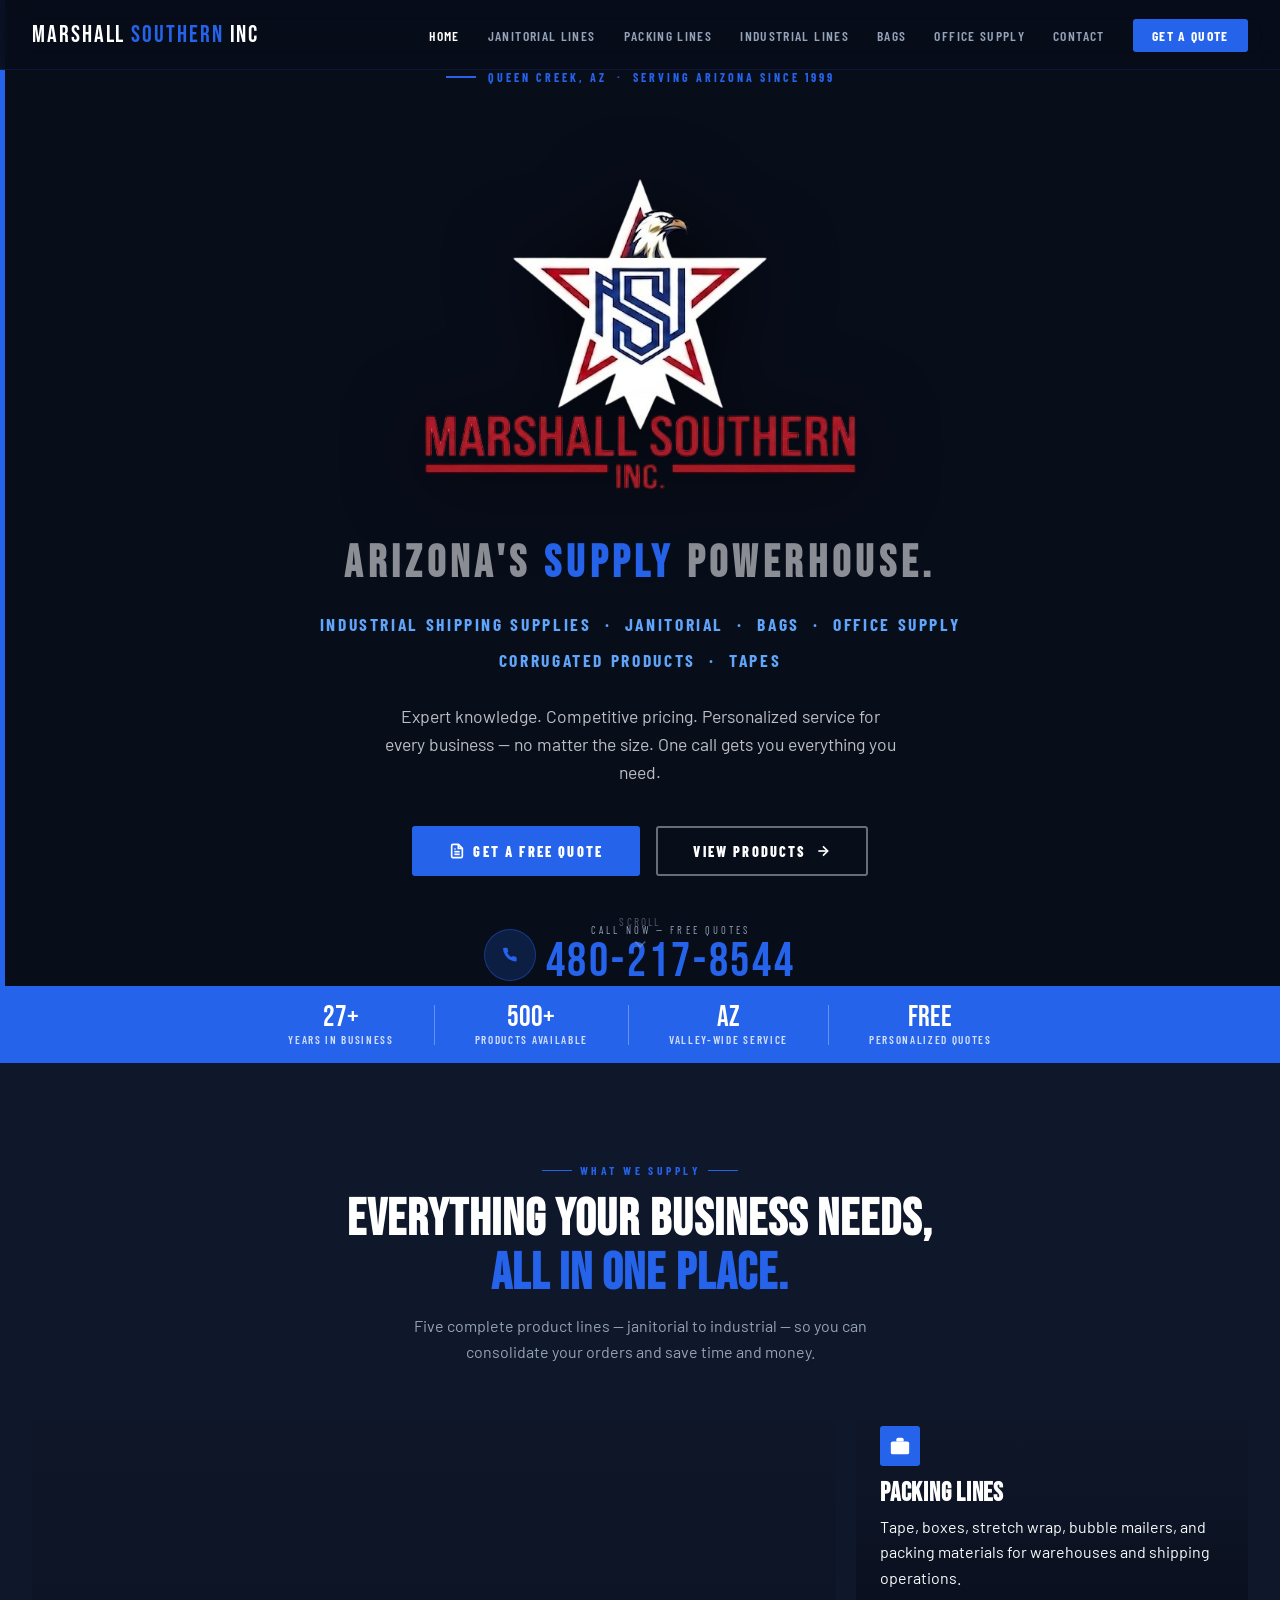
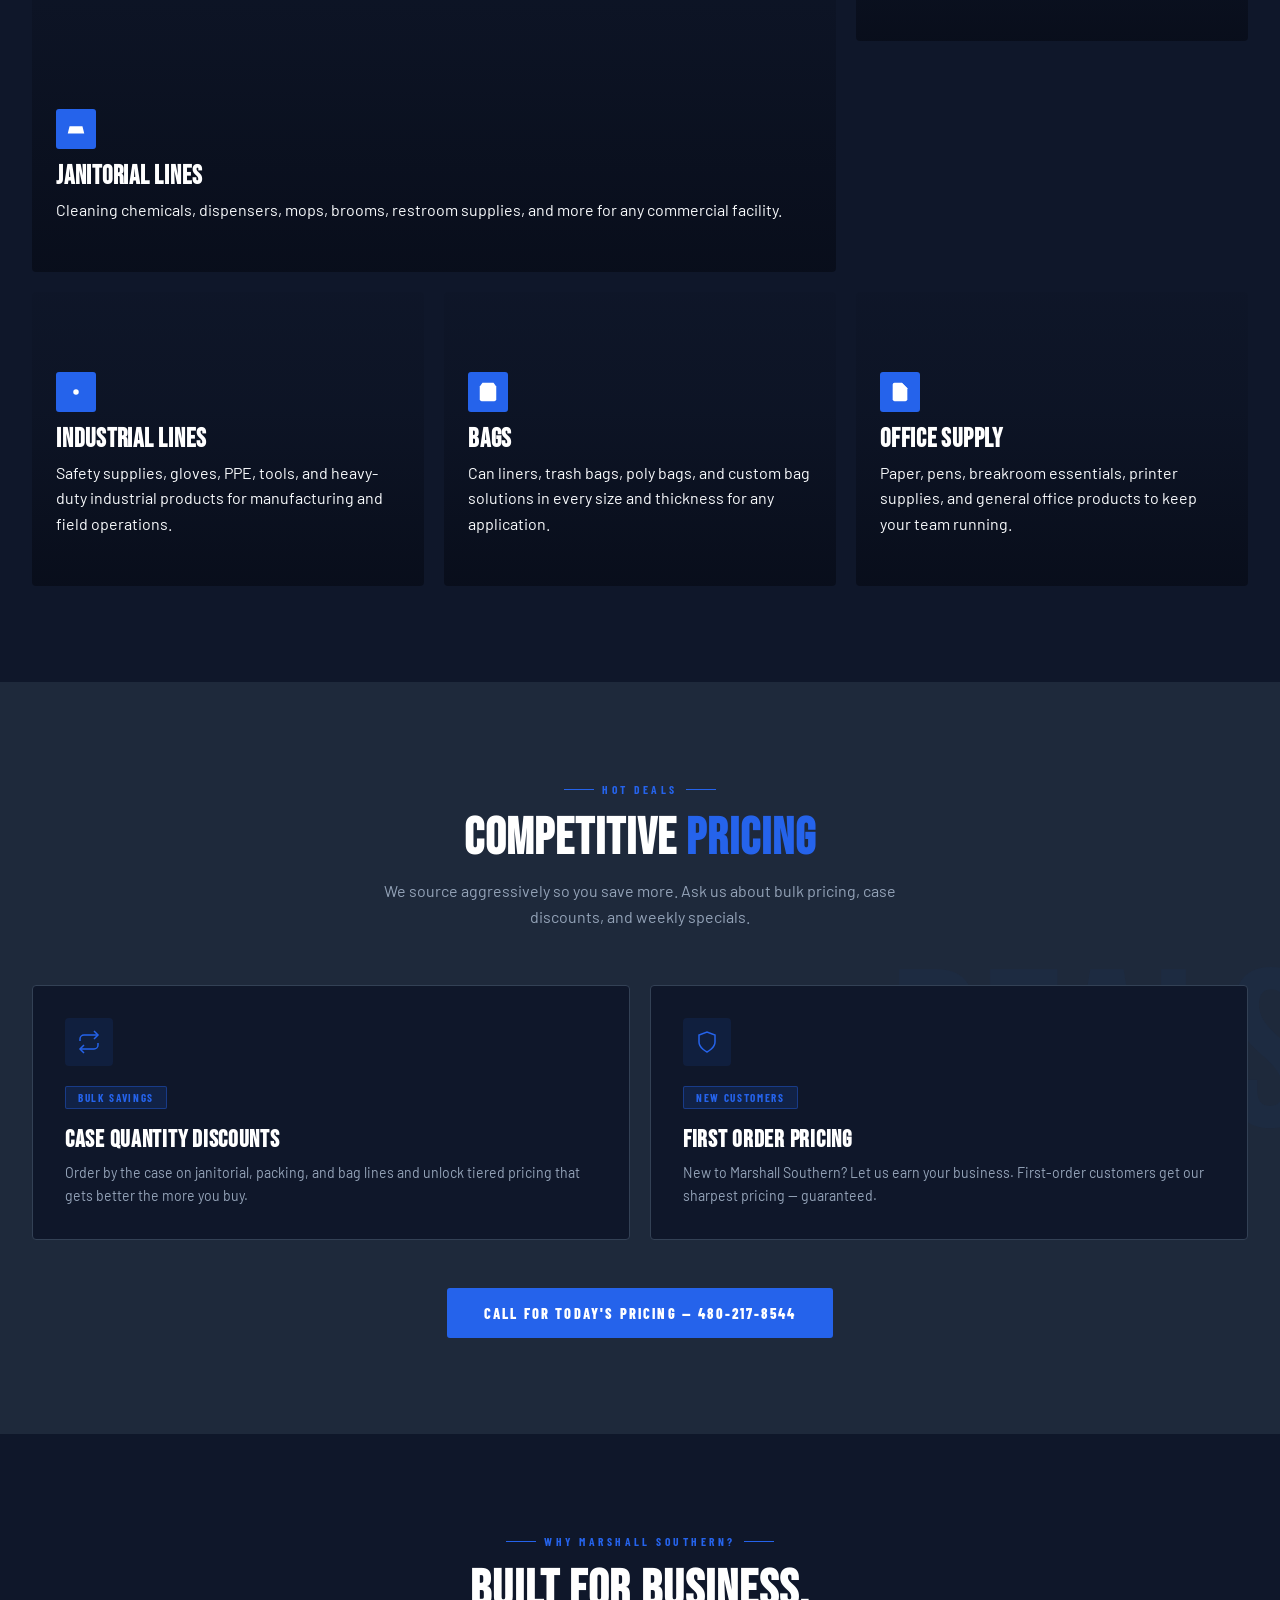
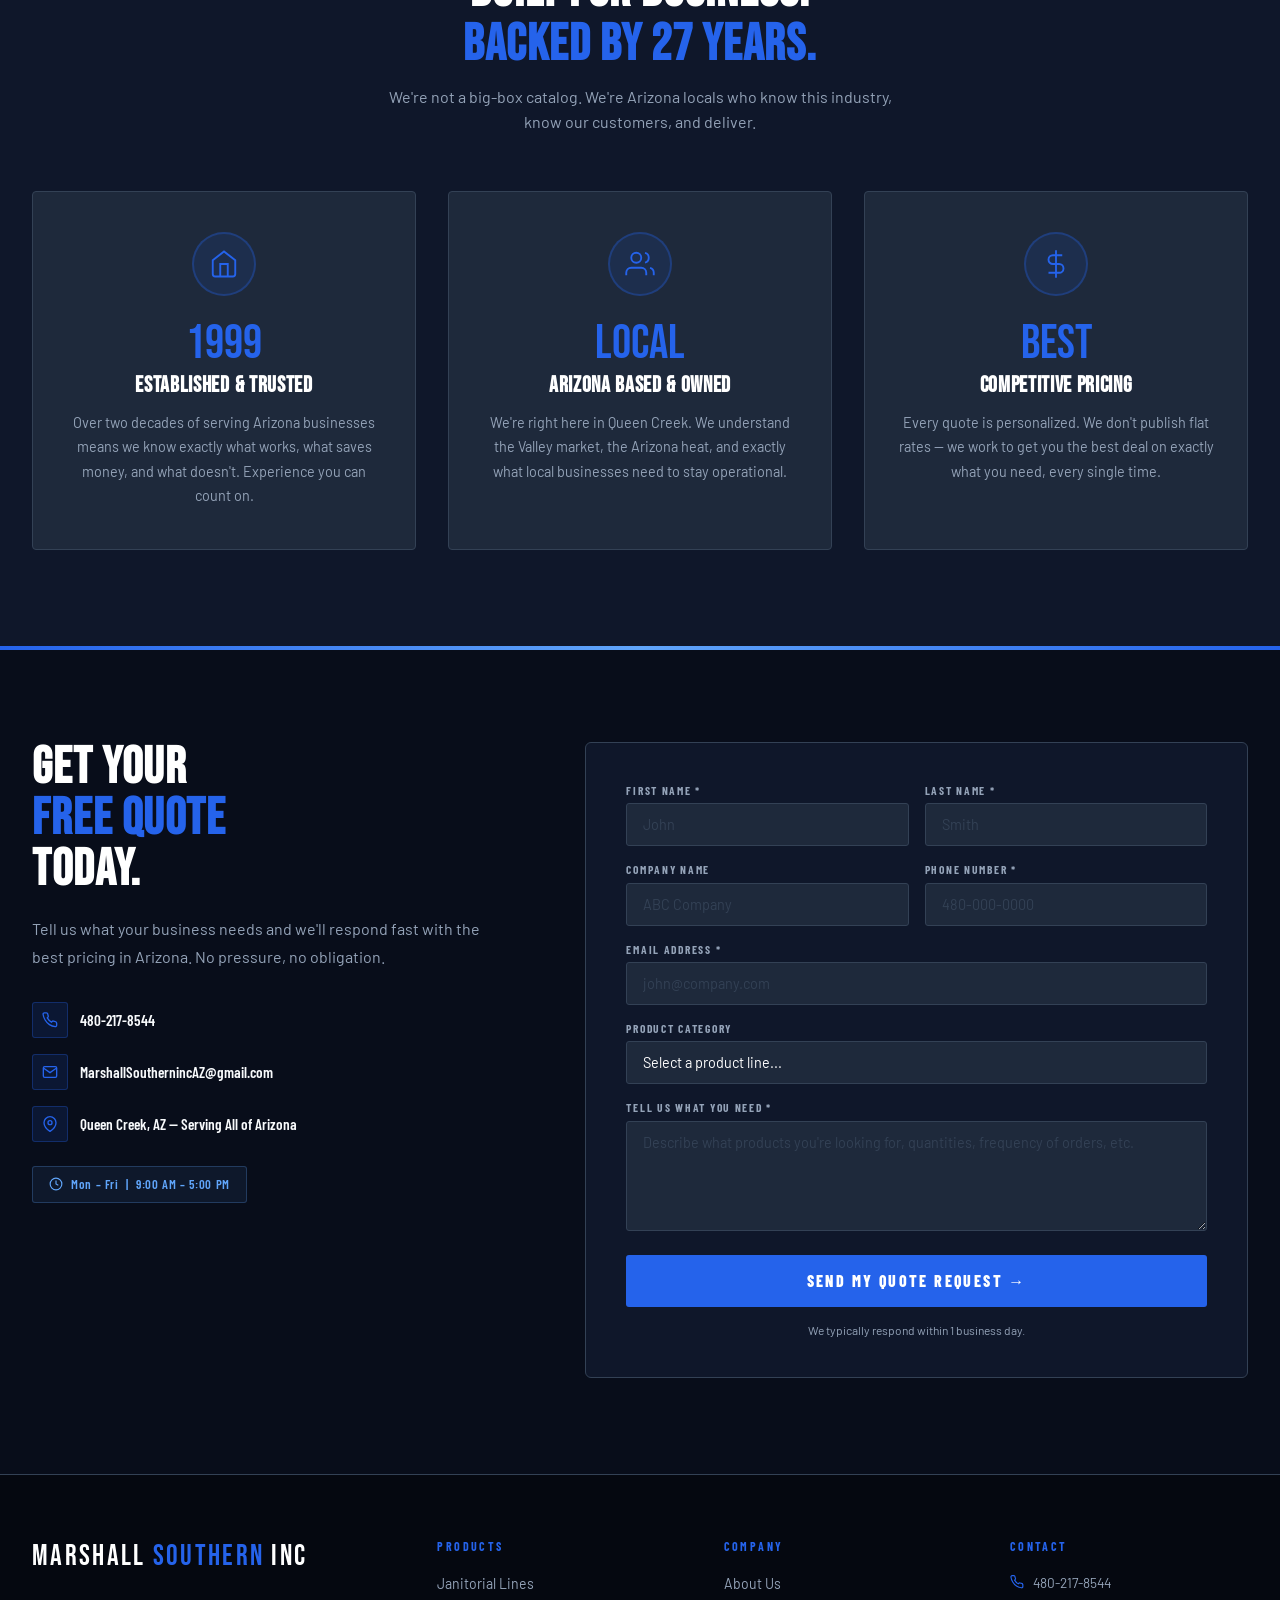
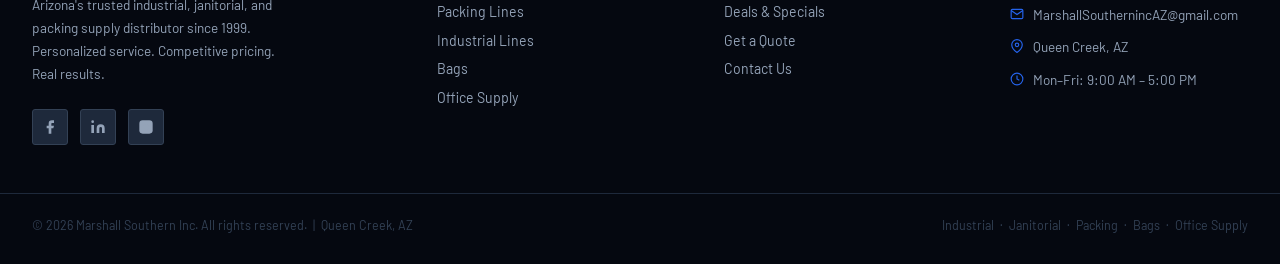
<file: index.html>
<!DOCTYPE html>
<html lang="en">
<head>
  <meta charset="UTF-8">
  <meta name="viewport" content="width=device-width, initial-scale=1.0">

  <!-- ── PRIMARY SEO ── -->
  <title>Marshall Southern Inc | Industrial, Janitorial &amp; Packing Supplies | Queen Creek, AZ</title>
  <meta name="description" content="Marshall Southern Inc is Arizona's trusted industrial, janitorial, and packing supply distributor since 1999. Serving Queen Creek and the entire Valley with competitive pricing and personalized quotes. Call 480-217-8544.">
  <meta name="keywords" content="industrial supply Queen Creek AZ, janitorial supplies Arizona, packing supplies Phoenix, industrial distributor Arizona, cleaning supplies Queen Creek, office supply distributor AZ, bags distributor Arizona, Marshall Southern">
  <meta name="robots" content="index, follow">
  <meta name="author" content="Marshall Southern Inc">
  <link rel="canonical" href="https://marshallsoutherninc.com/">

  <!-- ── GEO / LOCAL SEO ── -->
  <meta name="geo.region" content="US-AZ">
  <meta name="geo.placename" content="Queen Creek, Arizona">
  <meta name="geo.position" content="33.2481;-111.6341">
  <meta name="ICBM" content="33.2481, -111.6341">

  <!-- ── OPEN GRAPH (social sharing) ── -->
  <meta property="og:type" content="website">
  <meta property="og:url" content="https://marshallsoutherninc.com/">
  <meta property="og:title" content="Marshall Southern Inc | Industrial &amp; Janitorial Supply | Queen Creek, AZ">
  <meta property="og:description" content="Arizona's go-to industrial, janitorial, and packing supply distributor since 1999. Competitive pricing. Personalized quotes. Serving the entire Valley from Queen Creek, AZ.">
  <meta property="og:image" content="https://marshallsoutherninc.com/logo.png">
  <meta property="og:site_name" content="Marshall Southern Inc">
  <meta property="og:locale" content="en_US">

  <!-- ── TWITTER CARD ── -->
  <meta name="twitter:card" content="summary_large_image">
  <meta name="twitter:title" content="Marshall Southern Inc | Industrial &amp; Janitorial Supply | Queen Creek, AZ">
  <meta name="twitter:description" content="Arizona's trusted industrial, janitorial, and packing supply distributor since 1999. Call 480-217-8544 for a free personalized quote.">
  <meta name="twitter:image" content="https://marshallsoutherninc.com/logo.png">

  <!-- ── LOCAL BUSINESS SCHEMA (JSON-LD) ── -->
  <script type="application/ld+json">
  {
    "@context": "https://schema.org",
    "@type": "LocalBusiness",
    "@id": "https://marshallsoutherninc.com/",
    "name": "Marshall Southern Inc",
    "description": "Industrial, janitorial, packing, bags, and office supply distributor serving Queen Creek and all of Arizona since 1999. Competitive pricing and personalized quotes for businesses of all sizes.",
    "url": "https://marshallsoutherninc.com/",
    "logo": "https://marshallsoutherninc.com/logo.png",
    "image": "https://marshallsoutherninc.com/logo.png",
    "telephone": "+1-480-217-8544",
    "email": "MarshallSouthernincAZ@gmail.com",
    "foundingDate": "1999",
    "address": {
      "@type": "PostalAddress",
      "addressLocality": "Queen Creek",
      "addressRegion": "AZ",
      "addressCountry": "US"
    },
    "geo": {
      "@type": "GeoCoordinates",
      "latitude": 33.2481,
      "longitude": -111.6341
    },
    "openingHoursSpecification": [
      {
        "@type": "OpeningHoursSpecification",
        "dayOfWeek": ["Monday","Tuesday","Wednesday","Thursday","Friday"],
        "opens": "09:00",
        "closes": "17:00"
      }
    ],
    "areaServed": [
      {"@type": "State", "name": "Arizona"},
      {"@type": "City", "name": "Queen Creek"},
      {"@type": "City", "name": "Phoenix"},
      {"@type": "City", "name": "Mesa"},
      {"@type": "City", "name": "Chandler"},
      {"@type": "City", "name": "Gilbert"},
      {"@type": "City", "name": "Tempe"},
      {"@type": "City", "name": "Scottsdale"}
    ],
    "hasOfferCatalog": {
      "@type": "OfferCatalog",
      "name": "Supply Lines",
      "itemListElement": [
        {"@type": "Offer", "itemOffered": {"@type": "Service", "name": "Janitorial Supplies"}},
        {"@type": "Offer", "itemOffered": {"@type": "Service", "name": "Packing Supplies"}},
        {"@type": "Offer", "itemOffered": {"@type": "Service", "name": "Industrial Supplies"}},
        {"@type": "Offer", "itemOffered": {"@type": "Service", "name": "Bags"}},
        {"@type": "Offer", "itemOffered": {"@type": "Service", "name": "Office Supplies"}}
      ]
    },
    "sameAs": []
  }
  </script>

  <link rel="preconnect" href="https://fonts.googleapis.com">
  <link rel="preconnect" href="https://fonts.gstatic.com" crossorigin>
  <link href="https://fonts.googleapis.com/css2?family=Bebas+Neue&family=Barlow:wght@400;500;600;700;800&family=Barlow+Condensed:wght@600;700;800&display=swap" rel="stylesheet">
  <link rel="stylesheet" href="assets/style.css">
</head>
<body>

<!-- ══════════════════════════════════════
     NAVBAR
══════════════════════════════════════ -->
<nav class="navbar" id="navbar">
  <div class="nav-container">
    <a href="index.html" class="nav-logo">
      <div class="logo-main">MARSHALL <span>SOUTHERN</span> INC</div>
    </a>
    <button class="nav-toggle" id="navToggle" aria-label="Toggle menu">
      <svg width="24" height="24" viewBox="0 0 24 24" fill="none" stroke="currentColor" stroke-width="2">
        <line x1="3" y1="6" x2="21" y2="6"/><line x1="3" y1="12" x2="21" y2="12"/><line x1="3" y1="18" x2="21" y2="18"/>
      </svg>
    </button>
    <ul class="nav-links" id="navLinks">
      <li><a href="index.html" class="active">Home</a></li>
      <li><a href="janitorial.html">Janitorial Lines</a></li>
      <li><a href="packing.html">Packing Lines</a></li>
      <li><a href="industrial.html">Industrial Lines</a></li>
      <li><a href="bags.html">Bags</a></li>
      <li><a href="office-supply.html">Office Supply</a></li>
      <li><a href="contact.html">Contact</a></li>
      <li><a href="contact.html" class="nav-cta">Get a Quote</a></li>
    </ul>
  </div>
</nav>

<!-- ══════════════════════════════════════
     HERO
══════════════════════════════════════ -->
<section class="hero" id="home">
  <div class="hero-bg" id="heroBg"></div>
  <div class="hero-overlay"></div>
  <div class="hero-accent-bar"></div>
  <div class="hero-content">
    <div class="hero-label">Queen Creek, AZ &nbsp;·&nbsp; Serving Arizona Since 1999</div>
    <img src="logo-full.png" alt="Marshall Southern Inc" class="hero-logo-img">
    <h1 class="hero-title">ARIZONA'S <span class="accent">SUPPLY</span> POWERHOUSE.</h1>
    <p class="hero-categories">
      Industrial Shipping Supplies &nbsp;·&nbsp; Janitorial &nbsp;·&nbsp; Bags &nbsp;·&nbsp; Office Supply<br>
      Corrugated Products &nbsp;·&nbsp; Tapes
    </p>
    <p class="hero-body">
      Expert knowledge. Competitive pricing. Personalized service for every business — no matter the size. One call gets you everything you need.
    </p>
    <div class="hero-ctas">
      <a href="contact.html" class="btn btn-primary">
        <svg width="16" height="16" viewBox="0 0 24 24" fill="none" stroke="currentColor" stroke-width="2.5"><path d="M14 2H6a2 2 0 0 0-2 2v16a2 2 0 0 0 2 2h12a2 2 0 0 0 2-2V8z"/><polyline points="14 2 14 8 20 8"/><line x1="16" y1="13" x2="8" y2="13"/><line x1="16" y1="17" x2="8" y2="17"/><polyline points="10 9 9 9 8 9"/></svg>
        GET A FREE QUOTE
      </a>
      <a href="#products" class="btn btn-ghost">
        VIEW PRODUCTS
        <svg width="16" height="16" viewBox="0 0 24 24" fill="none" stroke="currentColor" stroke-width="2.5"><line x1="5" y1="12" x2="19" y2="12"/><polyline points="12 5 19 12 12 19"/></svg>
      </a>
    </div>
    <div class="hero-phone">
      <div class="hero-phone-icon">
        <svg viewBox="0 0 24 24"><path d="M22 16.92v3a2 2 0 0 1-2.18 2 19.79 19.79 0 0 1-8.63-3.07A19.5 19.5 0 0 1 4.69 12 19.79 19.79 0 0 1 1.61 3.4 2 2 0 0 1 3.6 1.21h3a2 2 0 0 1 2 1.72c.127.96.361 1.903.7 2.81a2 2 0 0 1-.45 2.11L7.91 8.81a16 16 0 0 0 6.29 6.29l.95-.96a2 2 0 0 1 2.11-.45c.907.339 1.85.573 2.81.7a2 2 0 0 1 1.72 2.03z"/></svg>
      </div>
      <div>
        <div class="hero-phone-label">Call Now — Free Quotes</div>
        <a href="tel:+14802178544">480-217-8544</a>
      </div>
    </div>
  </div>
  <div class="hero-scroll">
    <span>Scroll</span>
    <svg viewBox="0 0 24 24" stroke-width="2"><polyline points="6 9 12 15 18 9"/></svg>
  </div>
</section>

<!-- ══════════════════════════════════════
     TRUST BAR
══════════════════════════════════════ -->
<div class="trust-bar">
  <div class="trust-container">
    <div class="trust-item">
      <span class="trust-number">27+</span>
      <span class="trust-label">Years in Business</span>
    </div>
    <div class="trust-divider"></div>
    <div class="trust-item">
      <span class="trust-number">500+</span>
      <span class="trust-label">Products Available</span>
    </div>
    <div class="trust-divider"></div>
    <div class="trust-item">
      <span class="trust-number">AZ</span>
      <span class="trust-label">Valley-Wide Service</span>
    </div>
    <div class="trust-divider"></div>
    <div class="trust-item">
      <span class="trust-number">FREE</span>
      <span class="trust-label">Personalized Quotes</span>
    </div>
  </div>
</div>

<!-- ══════════════════════════════════════
     PRODUCTS
══════════════════════════════════════ -->
<section class="products" id="products">
  <div class="section-container">
    <div class="section-header">
      <span class="section-tag">What We Supply</span>
      <h2>Everything Your Business Needs,<br><span class="text-accent">All in One Place.</span></h2>
      <p>Five complete product lines — janitorial to industrial — so you can consolidate your orders and save time and money.</p>
    </div>
    <div class="products-grid">

      <!-- Janitorial — spans 2 columns -->
      <a href="janitorial.html" class="product-card">
        <div class="product-card-bg" style="background-image:url('https://images.unsplash.com/photo-1504917595217-d4dc5ebe6122?auto=format&fit=crop&w=1200&q=80')"></div>
        <div class="product-card-overlay"></div>
        <div class="product-card-content">
          <div class="product-card-icon">
            <svg viewBox="0 0 24 24"><path d="M3 17l2-8h14l2 8H3z"/><path d="M12 9V5M8 5h8"/></svg>
          </div>
          <h3>JANITORIAL LINES</h3>
          <p>Cleaning chemicals, dispensers, mops, brooms, restroom supplies, and more for any commercial facility.</p>
          <span class="product-card-link">
            View Full Line
            <svg viewBox="0 0 24 24" stroke-width="2.5"><line x1="5" y1="12" x2="19" y2="12"/><polyline points="12 5 19 12 12 19"/></svg>
          </span>
        </div>
      </a>

      <!-- Packing -->
      <a href="packing.html" class="product-card">
        <div class="product-card-bg" style="background-image:url('https://images.unsplash.com/photo-1586528116311-ad8dd3c8310d?auto=format&fit=crop&w=800&q=80')"></div>
        <div class="product-card-overlay"></div>
        <div class="product-card-content">
          <div class="product-card-icon">
            <svg viewBox="0 0 24 24"><rect x="2" y="7" width="20" height="14" rx="2"/><path d="M16 7V5a2 2 0 0 0-2-2h-4a2 2 0 0 0-2 2v2"/><line x1="12" y1="12" x2="12" y2="16"/><line x1="10" y1="14" x2="14" y2="14"/></svg>
          </div>
          <h3>PACKING LINES</h3>
          <p>Tape, boxes, stretch wrap, bubble mailers, and packing materials for warehouses and shipping operations.</p>
          <span class="product-card-link">
            View Full Line
            <svg viewBox="0 0 24 24" stroke-width="2.5"><line x1="5" y1="12" x2="19" y2="12"/><polyline points="12 5 19 12 12 19"/></svg>
          </span>
        </div>
      </a>

      <!-- Industrial -->
      <a href="industrial.html" class="product-card">
        <div class="product-card-bg" style="background-image:url('https://images.unsplash.com/photo-1740657254989-42fe9c3b8cce?auto=format&fit=crop&w=800&q=80')"></div>
        <div class="product-card-overlay"></div>
        <div class="product-card-content">
          <div class="product-card-icon">
            <svg viewBox="0 0 24 24"><circle cx="12" cy="12" r="3"/><path d="M12 1v4M12 19v4M4.22 4.22l2.83 2.83M16.95 16.95l2.83 2.83M1 12h4M19 12h4M4.22 19.78l2.83-2.83M16.95 7.05l2.83-2.83"/></svg>
          </div>
          <h3>INDUSTRIAL LINES</h3>
          <p>Safety supplies, gloves, PPE, tools, and heavy-duty industrial products for manufacturing and field operations.</p>
          <span class="product-card-link">
            View Full Line
            <svg viewBox="0 0 24 24" stroke-width="2.5"><line x1="5" y1="12" x2="19" y2="12"/><polyline points="12 5 19 12 12 19"/></svg>
          </span>
        </div>
      </a>

      <!-- Bags -->
      <a href="bags.html" class="product-card">
        <div class="product-card-bg" style="background-image:url('https://images.unsplash.com/photo-1578916171728-46686eac8d58?auto=format&fit=crop&w=800&q=80')"></div>
        <div class="product-card-overlay"></div>
        <div class="product-card-content">
          <div class="product-card-icon">
            <svg viewBox="0 0 24 24"><path d="M6 2L3 6v14a2 2 0 0 0 2 2h14a2 2 0 0 0 2-2V6l-3-4z"/><line x1="3" y1="6" x2="21" y2="6"/><path d="M16 10a4 4 0 0 1-8 0"/></svg>
          </div>
          <h3>BAGS</h3>
          <p>Can liners, trash bags, poly bags, and custom bag solutions in every size and thickness for any application.</p>
          <span class="product-card-link">
            View Full Line
            <svg viewBox="0 0 24 24" stroke-width="2.5"><line x1="5" y1="12" x2="19" y2="12"/><polyline points="12 5 19 12 12 19"/></svg>
          </span>
        </div>
      </a>

      <!-- Office Supply -->
      <a href="office-supply.html" class="product-card">
        <div class="product-card-bg" style="background-image:url('https://images.unsplash.com/photo-1497366216548-37526070297c?auto=format&fit=crop&w=800&q=80')"></div>
        <div class="product-card-overlay"></div>
        <div class="product-card-content">
          <div class="product-card-icon">
            <svg viewBox="0 0 24 24"><path d="M14 2H6a2 2 0 0 0-2 2v16a2 2 0 0 0 2 2h12a2 2 0 0 0 2-2V8z"/><polyline points="14 2 14 8 20 8"/><line x1="16" y1="13" x2="8" y2="13"/><line x1="16" y1="17" x2="8" y2="17"/><polyline points="10 9 9 9 8 9"/></svg>
          </div>
          <h3>OFFICE SUPPLY</h3>
          <p>Paper, pens, breakroom essentials, printer supplies, and general office products to keep your team running.</p>
          <span class="product-card-link">
            View Full Line
            <svg viewBox="0 0 24 24" stroke-width="2.5"><line x1="5" y1="12" x2="19" y2="12"/><polyline points="12 5 19 12 12 19"/></svg>
          </span>
        </div>
      </a>

    </div><!-- end products-grid -->
  </div>
</section>

<!-- ══════════════════════════════════════
     DEALS
══════════════════════════════════════ -->
<section class="deals" id="deals">
  <div class="deals-container">
    <div class="section-header">
      <span class="section-tag">Hot Deals</span>
      <h2>Competitive <span class="text-accent">Pricing</span></h2>
      <p>We source aggressively so you save more. Ask us about bulk pricing, case discounts, and weekly specials.</p>
    </div>
    <div class="deals-grid">

      <div class="deal-card">
        <div class="deal-icon">
          <svg viewBox="0 0 24 24"><polyline points="17 1 21 5 17 9"/><path d="M3 11V9a4 4 0 0 1 4-4h14"/><polyline points="7 23 3 19 7 15"/><path d="M21 13v2a4 4 0 0 1-4 4H3"/></svg>
        </div>
        <div class="deal-badge">Bulk Savings</div>
        <h3>CASE QUANTITY DISCOUNTS</h3>
        <p>Order by the case on janitorial, packing, and bag lines and unlock tiered pricing that gets better the more you buy.</p>
      </div>

      <div class="deal-card">
        <div class="deal-icon">
          <svg viewBox="0 0 24 24"><path d="M12 22s8-4 8-10V5l-8-3-8 3v7c0 6 8 10 8 10z"/></svg>
        </div>
        <div class="deal-badge">New Customers</div>
        <h3>FIRST ORDER PRICING</h3>
        <p>New to Marshall Southern? Let us earn your business. First-order customers get our sharpest pricing — guaranteed.</p>
      </div>

    </div>
    <div class="deals-cta">
      <a href="tel:+14802178544" class="btn btn-primary">CALL FOR TODAY'S PRICING — 480-217-8544</a>
    </div>
  </div>
</section>

<!-- ══════════════════════════════════════
     WHY MSI
══════════════════════════════════════ -->
<section class="why" id="about">
  <div class="section-container">
    <div class="section-header">
      <span class="section-tag">Why Marshall Southern?</span>
      <h2>Built for Business.<br><span class="text-accent">Backed by 27 Years.</span></h2>
      <p>We're not a big-box catalog. We're Arizona locals who know this industry, know our customers, and deliver.</p>
    </div>
    <div class="why-grid">

      <div class="why-card">
        <div class="why-icon">
          <svg viewBox="0 0 24 24"><path d="M3 9l9-7 9 7v11a2 2 0 0 1-2 2H5a2 2 0 0 1-2-2z"/><polyline points="9 22 9 12 15 12 15 22"/></svg>
        </div>
        <div class="why-number">1999</div>
        <h3>ESTABLISHED &amp; TRUSTED</h3>
        <p>Over two decades of serving Arizona businesses means we know exactly what works, what saves money, and what doesn't. Experience you can count on.</p>
      </div>

      <div class="why-card">
        <div class="why-icon">
          <svg viewBox="0 0 24 24"><path d="M17 21v-2a4 4 0 0 0-4-4H5a4 4 0 0 0-4 4v2"/><circle cx="9" cy="7" r="4"/><path d="M23 21v-2a4 4 0 0 0-3-3.87"/><path d="M16 3.13a4 4 0 0 1 0 7.75"/></svg>
        </div>
        <div class="why-number">LOCAL</div>
        <h3>ARIZONA BASED &amp; OWNED</h3>
        <p>We're right here in Queen Creek. We understand the Valley market, the Arizona heat, and exactly what local businesses need to stay operational.</p>
      </div>

      <div class="why-card">
        <div class="why-icon">
          <svg viewBox="0 0 24 24"><line x1="12" y1="1" x2="12" y2="23"/><path d="M17 5H9.5a3.5 3.5 0 0 0 0 7h5a3.5 3.5 0 0 1 0 7H6"/></svg>
        </div>
        <div class="why-number">BEST</div>
        <h3>COMPETITIVE PRICING</h3>
        <p>Every quote is personalized. We don't publish flat rates — we work to get you the best deal on exactly what you need, every single time.</p>
      </div>

    </div>
  </div>
</section>

<!-- ══════════════════════════════════════
     QUOTE FORM
══════════════════════════════════════ -->
<section class="quote" id="quote">
  <div class="section-container">
    <div class="quote-inner">

      <div class="quote-text">
        <h2>GET YOUR<br><span class="text-accent">FREE QUOTE</span><br>TODAY.</h2>
        <p>Tell us what your business needs and we'll respond fast with the best pricing in Arizona. No pressure, no obligation.</p>
        <div class="contact-details">
          <div class="contact-row">
            <div class="contact-row-icon">
              <svg viewBox="0 0 24 24"><path d="M22 16.92v3a2 2 0 0 1-2.18 2 19.79 19.79 0 0 1-8.63-3.07A19.5 19.5 0 0 1 4.69 12 19.79 19.79 0 0 1 1.61 3.4 2 2 0 0 1 3.6 1.21h3a2 2 0 0 1 2 1.72c.127.96.361 1.903.7 2.81a2 2 0 0 1-.45 2.11L7.91 8.81a16 16 0 0 0 6.29 6.29l.95-.96a2 2 0 0 1 2.11-.45c.907.339 1.85.573 2.81.7a2 2 0 0 1 1.72 2.03z"/></svg>
            </div>
            <a href="tel:+14802178544">480-217-8544</a>
          </div>
          <div class="contact-row">
            <div class="contact-row-icon">
              <svg viewBox="0 0 24 24"><path d="M4 4h16c1.1 0 2 .9 2 2v12c0 1.1-.9 2-2 2H4c-1.1 0-2-.9-2-2V6c0-1.1.9-2 2-2z"/><polyline points="22,6 12,13 2,6"/></svg>
            </div>
            <a href="mailto:MarshallSouthernincAZ@gmail.com">MarshallSouthernincAZ@gmail.com</a>
          </div>
          <div class="contact-row">
            <div class="contact-row-icon">
              <svg viewBox="0 0 24 24"><path d="M21 10c0 7-9 13-9 13s-9-6-9-13a9 9 0 0 1 18 0z"/><circle cx="12" cy="10" r="3"/></svg>
            </div>
            <span>Queen Creek, AZ — Serving All of Arizona</span>
          </div>
        </div>
        <div class="hours-badge">
          <svg viewBox="0 0 24 24"><circle cx="12" cy="12" r="10"/><polyline points="12 6 12 12 16 14"/></svg>
          <span>Mon – Fri &nbsp;|&nbsp; 9:00 AM – 5:00 PM</span>
        </div>
      </div>

      <div class="quote-form" id="quoteFormWrap">
        <form id="quoteForm">
          <div class="form-row">
            <div class="form-group">
              <label for="firstName">First Name *</label>
              <input type="text" id="firstName" name="firstName" placeholder="John" required>
            </div>
            <div class="form-group">
              <label for="lastName">Last Name *</label>
              <input type="text" id="lastName" name="lastName" placeholder="Smith" required>
            </div>
          </div>
          <div class="form-row">
            <div class="form-group">
              <label for="company">Company Name</label>
              <input type="text" id="company" name="company" placeholder="ABC Company">
            </div>
            <div class="form-group">
              <label for="phone">Phone Number *</label>
              <input type="tel" id="phone" name="phone" placeholder="480-000-0000" required>
            </div>
          </div>
          <div class="form-group full">
            <label for="email">Email Address *</label>
            <input type="email" id="email" name="email" placeholder="john@company.com" required>
          </div>
          <div class="form-group full">
            <label for="category">Product Category</label>
            <select id="category" name="category">
              <option value="" disabled selected>Select a product line...</option>
              <option value="janitorial">Janitorial Lines</option>
              <option value="packing">Packing Lines</option>
              <option value="industrial">Industrial Lines</option>
              <option value="bags">Bags</option>
              <option value="office">Office Supply</option>
              <option value="multiple">Multiple Categories</option>
            </select>
          </div>
          <div class="form-group full">
            <label for="message">Tell Us What You Need *</label>
            <textarea id="message" name="message" placeholder="Describe what products you're looking for, quantities, frequency of orders, etc." required></textarea>
          </div>
          <button type="submit" class="form-submit">SEND MY QUOTE REQUEST →</button>
          <p class="form-note">We typically respond within 1 business day.</p>
        </form>
        <div class="form-success" id="formSuccess">
          <svg viewBox="0 0 24 24"><path d="M22 11.08V12a10 10 0 1 1-5.93-9.14"/><polyline points="22 4 12 14.01 9 11.01"/></svg>
          <h3>QUOTE REQUEST SENT!</h3>
          <p>We'll be in touch within 1 business day with your personalized pricing.</p>
        </div>
      </div>

    </div>
  </div>
</section>

<!-- ══════════════════════════════════════
     FOOTER
══════════════════════════════════════ -->
<footer class="footer">
  <div class="footer-grid">
    <div class="footer-brand">
      <div style="margin-bottom:1.2rem;">
        <div class="logo-main" style="font-size:1.8rem;">MARSHALL <span style="color:var(--accent);">SOUTHERN</span> INC</div>
      </div>
      <p>Arizona's trusted industrial, janitorial, and packing supply distributor since 1999. Personalized service. Competitive pricing. Real results.</p>
      <div class="footer-social">
        <!-- Facebook -->
        <a href="#" class="social-link" aria-label="Facebook">
          <svg viewBox="0 0 24 24"><path d="M18 2h-3a5 5 0 0 0-5 5v3H7v4h3v8h4v-8h3l1-4h-4V7a1 1 0 0 1 1-1h3z"/></svg>
        </a>
        <!-- LinkedIn -->
        <a href="#" class="social-link" aria-label="LinkedIn">
          <svg viewBox="0 0 24 24"><path d="M16 8a6 6 0 0 1 6 6v7h-4v-7a2 2 0 0 0-2-2 2 2 0 0 0-2 2v7h-4v-7a6 6 0 0 1 6-6z"/><rect x="2" y="9" width="4" height="12"/><circle cx="4" cy="4" r="2"/></svg>
        </a>
        <!-- Instagram -->
        <a href="#" class="social-link" aria-label="Instagram">
          <svg viewBox="0 0 24 24"><rect x="2" y="2" width="20" height="20" rx="5" ry="5"/><path d="M16 11.37A4 4 0 1 1 12.63 8 4 4 0 0 1 16 11.37z"/><line x1="17.5" y1="6.5" x2="17.51" y2="6.5"/></svg>
        </a>
      </div>
    </div>

    <div class="footer-col">
      <h4>Products</h4>
      <ul>
        <li><a href="janitorial.html">Janitorial Lines</a></li>
        <li><a href="packing.html">Packing Lines</a></li>
        <li><a href="industrial.html">Industrial Lines</a></li>
        <li><a href="bags.html">Bags</a></li>
        <li><a href="office-supply.html">Office Supply</a></li>
      </ul>
    </div>

    <div class="footer-col">
      <h4>Company</h4>
      <ul>
        <li><a href="index.html#about">About Us</a></li>
        <li><a href="index.html#deals">Deals &amp; Specials</a></li>
        <li><a href="contact.html">Get a Quote</a></li>
        <li><a href="contact.html">Contact Us</a></li>
      </ul>
    </div>

    <div class="footer-col">
      <h4>Contact</h4>
      <div class="footer-contact-item">
        <svg viewBox="0 0 24 24"><path d="M22 16.92v3a2 2 0 0 1-2.18 2 19.79 19.79 0 0 1-8.63-3.07A19.5 19.5 0 0 1 4.69 12 19.79 19.79 0 0 1 1.61 3.4 2 2 0 0 1 3.6 1.21h3a2 2 0 0 1 2 1.72c.127.96.361 1.903.7 2.81a2 2 0 0 1-.45 2.11L7.91 8.81a16 16 0 0 0 6.29 6.29l.95-.96a2 2 0 0 1 2.11-.45c.907.339 1.85.573 2.81.7a2 2 0 0 1 1.72 2.03z"/></svg>
        <a href="tel:+14802178544">480-217-8544</a>
      </div>
      <div class="footer-contact-item">
        <svg viewBox="0 0 24 24"><path d="M4 4h16c1.1 0 2 .9 2 2v12c0 1.1-.9 2-2 2H4c-1.1 0-2-.9-2-2V6c0-1.1.9-2 2-2z"/><polyline points="22,6 12,13 2,6"/></svg>
        <a href="mailto:MarshallSouthernincAZ@gmail.com">MarshallSouthernincAZ@gmail.com</a>
      </div>
      <div class="footer-contact-item">
        <svg viewBox="0 0 24 24"><path d="M21 10c0 7-9 13-9 13s-9-6-9-13a9 9 0 0 1 18 0z"/><circle cx="12" cy="10" r="3"/></svg>
        <span>Queen Creek, AZ</span>
      </div>
      <div class="footer-contact-item">
        <svg viewBox="0 0 24 24"><circle cx="12" cy="12" r="10"/><polyline points="12 6 12 12 16 14"/></svg>
        <span>Mon–Fri: 9:00 AM – 5:00 PM</span>
      </div>
    </div>
  </div>

  <div class="footer-bottom">
    <p>&copy; 2026 Marshall Southern Inc. All rights reserved. &nbsp;|&nbsp; Queen Creek, AZ</p>
    <p>Industrial &nbsp;·&nbsp; Janitorial &nbsp;·&nbsp; Packing &nbsp;·&nbsp; Bags &nbsp;·&nbsp; Office Supply</p>
  </div>
</footer>

<script src="assets/site.js"></script>

</body>
</html>
</file>
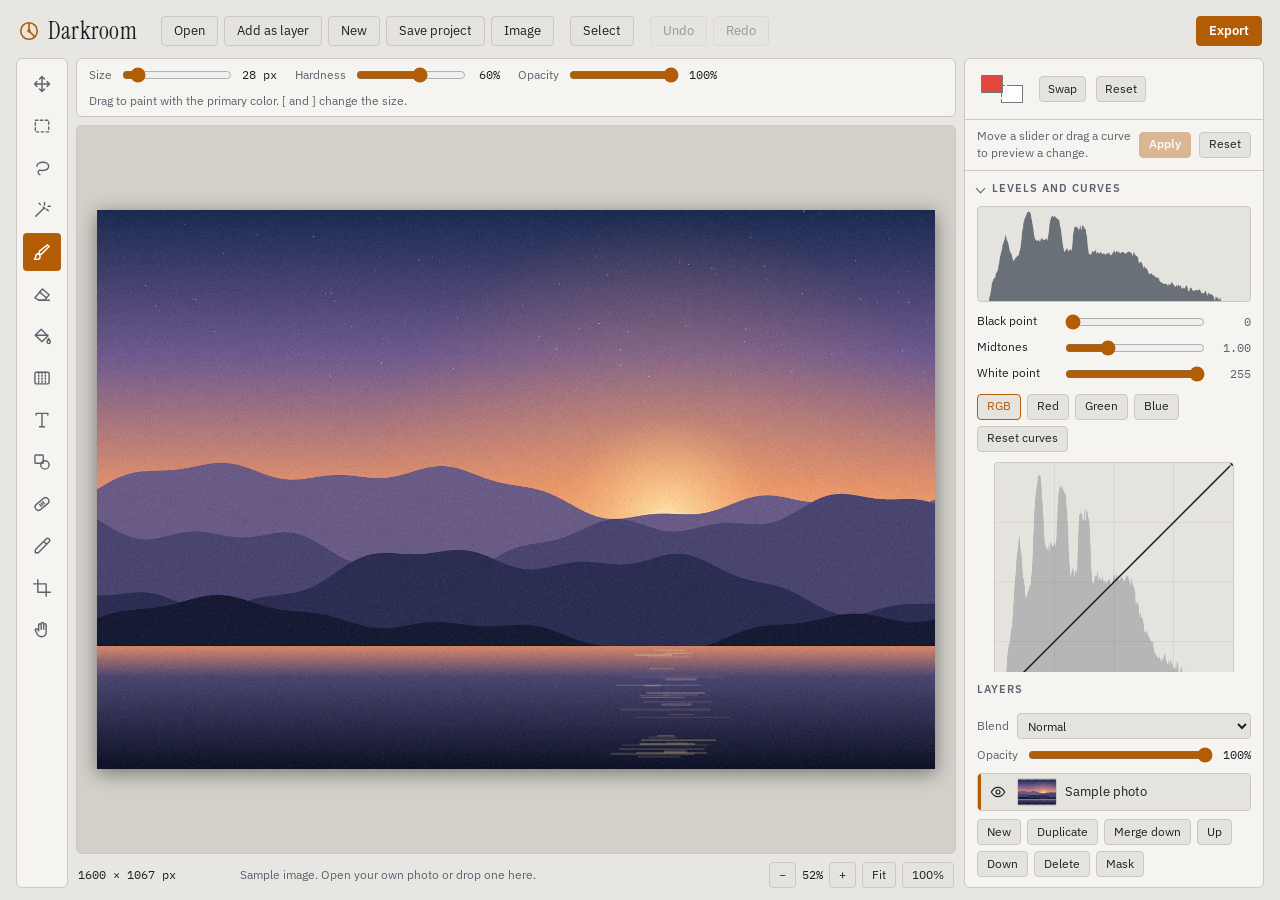
<file: photo-editor/index.html>
<!doctype html>
<html lang="en">
<head>
<meta charset="utf-8">
<meta name="viewport" content="width=device-width,initial-scale=1,viewport-fit=cover">
<title>Darkroom Editor</title>
<meta name="claude:viewport-fit-sides" content="cover">
<link rel="preconnect" href="https://fonts.googleapis.com">
<link rel="preconnect" href="https://fonts.gstatic.com" crossorigin>
<link href="https://fonts.googleapis.com/css2?family=IBM+Plex+Mono:wght@400;500&family=IBM+Plex+Sans:wght@400;500;600&family=Instrument+Serif&family=Lora:wght@400;700&family=Montserrat:wght@400;700&family=Oswald:wght@400;600&family=Playfair+Display:wght@400;700&display=swap" rel="stylesheet">
<style>
/* Layout: workspace shell. Header on top, tool rail left, canvas stage center, inspector right.
   Dark-first, like a darkroom. The amber accent is the safelight. */
:root {
  --bg: #14161a;
  --panel: #1b1e24;
  --panel-2: #23272f;
  --line: #2f343d;
  --fg: #e7e9ed;
  --muted: #8d95a2;
  --accent: #f2a541;
  --accent-ink: #1b1206;
  --stage: #0e1013;
  --check-a: #3b4049;
  --check-b: #30343c;
  --danger: #e5604f;
  --font-ui: "IBM Plex Sans", system-ui, -apple-system, "Segoe UI", sans-serif;
  --font-display: "Instrument Serif", Georgia, "Times New Roman", serif;
  --font-mono: "IBM Plex Mono", ui-monospace, Menlo, Consolas, monospace;
  color-scheme: dark;
}
@media (prefers-color-scheme: light) {
  :root:not([data-theme="dark"]) {
    --bg: #e8e6e2; --panel: #f5f4f1; --panel-2: #e5e3de; --line: #cbc8c1;
    --fg: #1d2024; --muted: #5d636c; --accent: #b25d06; --accent-ink: #ffffff;
    --stage: #d3d0ca; --check-a: #ffffff; --check-b: #d6d6d6; --danger: #b8392a;
    color-scheme: light;
  }
}
:root[data-theme="light"] {
  --bg: #e8e6e2; --panel: #f5f4f1; --panel-2: #e5e3de; --line: #cbc8c1;
  --fg: #1d2024; --muted: #5d636c; --accent: #b25d06; --accent-ink: #ffffff;
  --stage: #d3d0ca; --check-a: #ffffff; --check-b: #d6d6d6; --danger: #b8392a;
  color-scheme: light;
}

* { box-sizing: border-box; }
[hidden] { display: none !important; }
html, body { height: 100%; }
body {
  margin: 0;
  background: var(--bg);
  color: var(--fg);
  font: 13px/1.4 var(--font-ui);
  padding-left: max(16px, env(safe-area-inset-left, 0px));
  padding-right: max(16px, env(safe-area-inset-right, 0px));
  padding-block: 12px;
  -webkit-font-smoothing: antialiased;
}
button, input, select, textarea { font: inherit; color: inherit; }
button { cursor: pointer; }
:focus-visible { outline: 2px solid var(--accent); outline-offset: 1px; }

.app {
  height: 100%;
  display: grid;
  grid-template-columns: 52px minmax(0, 1fr) 300px;
  grid-template-rows: auto auto minmax(0, 1fr) auto;
  grid-template-areas: "top top top" "rail opts side" "rail stage side" "rail status side";
  gap: 8px;
  min-width: 0;
}
.top { grid-area: top; display: flex; flex-wrap: wrap; align-items: center; gap: 8px 16px; padding: 4px 2px; min-width: 0; }
.rail { grid-area: rail; }
.opts { grid-area: opts; }
.stagewrap { grid-area: stage; }
.status { grid-area: status; }
.side { grid-area: side; }

.brand { display: flex; align-items: center; gap: 8px; margin-right: 8px; }
.brand svg { width: 22px; height: 22px; color: var(--accent); }
.word { font-family: var(--font-display); font-size: 24px; line-height: 1; letter-spacing: .01em; }
.group { display: flex; flex-wrap: wrap; gap: 6px; align-items: center; }

.btn {
  height: 30px; padding: 0 12px; border-radius: 4px;
  background: var(--panel-2); border: 1px solid var(--line); color: var(--fg);
  display: inline-flex; align-items: center; gap: 6px; white-space: nowrap;
}
.btn:hover:not(:disabled) { border-color: var(--muted); }
.btn:disabled { opacity: .4; cursor: default; }
.btn.primary { background: var(--accent); color: var(--accent-ink); border-color: var(--accent); font-weight: 600; }
.btn.sm { height: 26px; padding: 0 9px; font-size: 12px; }
.btn[aria-pressed="true"] { border-color: var(--accent); color: var(--accent); }

.menu { position: relative; }
.menu summary { list-style: none; }
.menu summary::-webkit-details-marker { display: none; }
.menu-pop {
  position: absolute; z-index: 20; top: 34px; left: 0; min-width: 190px;
  background: var(--panel); border: 1px solid var(--line); border-radius: 6px; padding: 4px;
  display: flex; flex-direction: column; box-shadow: 0 10px 30px rgba(0,0,0,.35);
}
.menu-pop button { text-align: left; background: none; border: 0; padding: 7px 10px; border-radius: 4px; display: flex; justify-content: space-between; gap: 18px; }
.menu-pop kbd { font: 11px var(--font-mono); color: var(--muted); }
.menu-pop.up { top: auto; bottom: 34px; }
.menu-pop button[hidden] { display: none; }
.layer canvas.th.target { outline: 2px solid var(--accent); outline-offset: 1px; }
.layer canvas.mth.off { opacity: .4; }
.row0 { display: flex; gap: 8px; align-items: center; flex-wrap: wrap; }
#chanList .hint { padding: 8px; }
.menu-pop hr { border: 0; border-top: 1px solid var(--line); margin: 4px 0; width: 100%; }
.restore { position: absolute; top: 10px; left: 50%; transform: translateX(-50%); z-index: 7; display: flex; align-items: center; gap: 10px; flex-wrap: wrap; justify-content: center; background: var(--panel); border: 1px solid var(--accent); border-radius: 6px; padding: 8px 12px; max-width: calc(100% - 24px); box-shadow: 0 10px 30px rgba(0,0,0,.35); }
.menu-pop button:hover { background: var(--panel-2); }

.rail {
  background: var(--panel); border: 1px solid var(--line); border-radius: 6px;
  display: flex; flex-direction: column; align-items: center; gap: 4px; padding: 6px 0;
}
.tool {
  width: 38px; height: 38px; display: grid; place-items: center;
  background: none; border: 1px solid transparent; border-radius: 4px; color: var(--muted);
}
.tool svg { width: 20px; height: 20px; fill: none; stroke: currentColor; stroke-width: 1.7; stroke-linecap: round; stroke-linejoin: round; }
.tool:hover { color: var(--fg); background: var(--panel-2); }
.tool[aria-pressed="true"] { color: var(--accent-ink); background: var(--accent); }

.opts {
  background: var(--panel); border: 1px solid var(--line); border-radius: 6px;
  display: flex; flex-wrap: wrap; align-items: center; gap: 8px 18px; padding: 6px 12px; min-height: 42px; min-width: 0;
}
.ctl { display: inline-flex; align-items: center; gap: 8px; color: var(--muted); font-size: 12px; }
.ctl output { font-family: var(--font-mono); font-size: 11.5px; color: var(--fg); min-width: 3.4ch; text-align: right; font-variant-numeric: tabular-nums; }
.ctl input[type="range"] { width: 110px; }
.ctl select, .field select, .field input[type="text"], .field input[type="number"] {
  height: 26px; background: var(--panel-2); border: 1px solid var(--line); border-radius: 4px; padding: 0 6px; color: var(--fg);
}
.hint { color: var(--muted); font-size: 12px; }
.opts .hint { flex-basis: 100%; }
input[type="range"] { accent-color: var(--accent); }
input[type="checkbox"] { accent-color: var(--accent); }

.stagewrap {
  position: relative; background: var(--stage); border: 1px solid var(--line); border-radius: 6px; overflow: hidden; min-height: 240px; min-width: 0;
}
#view { position: absolute; inset: 0; width: 100%; height: 100%; touch-action: none; display: block; }
#textInput {
  position: absolute; margin: 0; padding: 0; min-width: 40px; border: 1px dashed var(--accent); outline: none; resize: none;
  background: transparent; line-height: 1.2; overflow: hidden; white-space: pre; z-index: 5; transform-origin: 0 0;
}
.dropnote {
  position: absolute; inset: 8px; border: 2px dashed var(--accent); border-radius: 8px; display: grid; place-items: center;
  background: color-mix(in srgb, var(--stage) 80%, transparent); color: var(--accent); font-size: 16px; font-weight: 600; z-index: 6; pointer-events: none;
}

.status {
  display: flex; flex-wrap: wrap; gap: 4px 16px; align-items: center; color: var(--muted); font-size: 12px; padding: 0 2px; min-width: 0;
}
.status .mono { font-family: var(--font-mono); font-size: 11.5px; color: var(--fg); font-variant-numeric: tabular-nums; }
.status .zoom { margin-left: auto; display: flex; gap: 6px; align-items: center; }

.side {
  background: var(--panel); border: 1px solid var(--line); border-radius: 6px;
  display: flex; flex-direction: column; min-height: 0; min-width: 0;
}
.side h2 {
  margin: 0 0 8px; font-size: 11px; font-weight: 600; text-transform: uppercase; letter-spacing: .09em; color: var(--muted);
}
.side section { padding: 10px 12px; border-bottom: 1px solid var(--line); }
.side section:last-child { border-bottom: 0; }
.scroll { flex: 1 1 auto; min-height: 120px; overflow: auto; }
.colors { display: flex; align-items: center; gap: 10px; }
.swatches { position: relative; width: 52px; height: 40px; }
.swatches input[type="color"] { position: absolute; width: 30px; height: 30px; padding: 0; border: 2px solid var(--panel); border-radius: 4px; background: none; cursor: pointer; }
#fgIn { left: 0; top: 0; z-index: 2; }
#bgIn { left: 20px; top: 10px; }
.colors .btn { padding: 0 8px; }

.adj { display: grid; grid-template-columns: 78px minmax(0, 1fr) 40px; align-items: center; gap: 6px 8px; }
.adj label { color: var(--fg); font-size: 12px; }
.adj output { font-family: var(--font-mono); font-size: 11.5px; text-align: right; color: var(--muted); cursor: pointer; font-variant-numeric: tabular-nums; }
.adj output.on { color: var(--accent); }
.adj input[type="range"] { width: 100%; min-width: 0; }
.row { display: flex; gap: 6px; margin-top: 10px; flex-wrap: wrap; }
.filters { display: grid; grid-template-columns: repeat(2, minmax(0, 1fr)); gap: 6px; }
.pendingbar { position: sticky; top: 0; z-index: 3; display: flex; align-items: center; gap: 8px; padding: 8px 12px; background: var(--panel); border-bottom: 1px solid var(--line); }
.pendingbar .hint { flex: 1; min-width: 0; }
.pendingbar.on .hint { color: var(--accent); }
details.grp { border-bottom: 1px solid var(--line); }
details.grp > summary { cursor: pointer; padding: 10px 12px; font-size: 11px; font-weight: 600; text-transform: uppercase; letter-spacing: .09em; color: var(--muted); list-style: none; display: flex; align-items: center; gap: 8px; }
details.grp > summary::-webkit-details-marker { display: none; }
details.grp > summary::before { content: ""; width: 6px; height: 6px; border-right: 1.5px solid currentColor; border-bottom: 1.5px solid currentColor; transform: rotate(-45deg); transition: transform .15s; }
details.grp[open] > summary::before { transform: rotate(45deg); }
details.grp > .inner { padding: 0 12px 12px; display: flex; flex-direction: column; gap: 10px; }
.chart { width: 100%; aspect-ratio: 4 / 1.4; display: block; border: 1px solid var(--line); border-radius: 4px; background: var(--panel-2); }
.chart.sq { aspect-ratio: 1; max-width: 240px; align-self: center; touch-action: none; cursor: crosshair; }
.chtabs { display: flex; gap: 6px; flex-wrap: wrap; }
.sub { margin: 4px 0 0; font-size: 11px; font-weight: 600; text-transform: uppercase; letter-spacing: .09em; color: var(--muted); }
.tpls { display: grid; grid-template-columns: repeat(2, minmax(0, 1fr)); gap: 6px; }
.tpls .btn { height: auto; padding: 8px 10px; flex-direction: column; align-items: flex-start; gap: 2px; white-space: normal; text-align: left; }
.tpls .btn small { color: var(--muted); font-size: 11px; }
.tbadge { flex: none; font-family: var(--font-display); font-size: 13px; line-height: 1; padding: 2px 5px; border: 1px solid var(--line); border-radius: 3px; color: var(--accent); }

.layers { flex: 0 0 auto; display: flex; flex-direction: column; gap: 8px; }
.lprops { display: grid; grid-template-columns: 1fr; gap: 6px; }
.lprops .ctl { justify-content: space-between; }
.lprops .ctl input[type="range"] { flex: 1; min-width: 0; }
.lprops select { flex: 1; min-width: 0; }
#layerList, #chanList { list-style: none; margin: 0; padding: 0; max-height: 190px; overflow: auto; display: flex; flex-direction: column; gap: 2px; border: 1px solid var(--line); border-radius: 4px; background: var(--bg); }
.layer { display: flex; align-items: center; gap: 8px; padding: 4px 6px; cursor: pointer; border-left: 3px solid transparent; }
.layer.active { background: var(--panel-2); border-left-color: var(--accent); }
.layer .eye { width: 22px; height: 22px; background: none; border: 0; color: var(--muted); display: grid; place-items: center; padding: 0; }
.layer .eye[aria-pressed="true"] { color: var(--fg); }
.layer .eye svg { width: 16px; height: 16px; fill: none; stroke: currentColor; stroke-width: 1.7; stroke-linecap: round; stroke-linejoin: round; }
.layer canvas.th { width: 40px; height: 28px; border: 1px solid var(--line); border-radius: 2px; background: repeating-conic-gradient(var(--check-a) 0 25%, var(--check-b) 0 50%) 0 0 / 8px 8px; flex: none; }
.layer .nm { flex: 1; min-width: 0; overflow: hidden; text-overflow: ellipsis; white-space: nowrap; }
.layer input.rn { flex: 1; min-width: 0; height: 22px; background: var(--panel); border: 1px solid var(--accent); border-radius: 3px; padding: 0 4px; }
.lbtns { display: flex; flex-wrap: wrap; gap: 6px; }

.modal { position: fixed; inset: 0; z-index: 50; display: grid; place-items: center; background: rgba(8, 9, 11, .6); padding: 16px; }
.modal .card { width: min(460px, 100%); background: var(--panel); border: 1px solid var(--line); border-radius: 8px; padding: 18px; display: flex; flex-direction: column; gap: 12px; max-height: 100%; overflow: auto; }
.modal h3 { margin: 0; font-family: var(--font-display); font-weight: 400; font-size: 24px; }
.field { display: grid; grid-template-columns: 96px minmax(0, 1fr); align-items: center; gap: 8px; }
.field input[type="number"], .field input[type="text"], .field select { width: 100%; min-width: 0; }
.presets { display: flex; flex-wrap: wrap; gap: 6px; }
.mrow { display: flex; justify-content: flex-end; gap: 8px; margin-top: 4px; }

.toast {
  position: fixed; left: 50%; bottom: max(20px, env(safe-area-inset-bottom, 0px)); transform: translateX(-50%);
  background: var(--fg); color: var(--bg); padding: 8px 14px; border-radius: 6px; font-size: 13px; z-index: 60; max-width: calc(100vw - 32px);
}

@media (max-width: 860px) {
  html, body { height: auto; min-height: 100%; }
  .app { height: auto; grid-template-columns: minmax(0, 1fr); grid-template-rows: auto; grid-template-areas: "top" "rail" "opts" "stage" "status" "side"; }
  .rail { flex-direction: row; overflow-x: auto; justify-content: flex-start; padding: 4px 6px; }
  .tool { flex: none; }
  .stagewrap { height: min(62vh, 560px); }
  .scroll { overflow: visible; }
  #layerList { max-height: 220px; }
}
@media (prefers-reduced-motion: reduce) { * { transition: none !important; animation: none !important; } }
</style>

<div class="app" id="app">
  <header class="top">
    <div class="brand">
      <svg viewBox="0 0 24 24" aria-hidden="true"><circle cx="12" cy="12" r="9" fill="none" stroke="currentColor" stroke-width="1.8"/><path d="M12 3v9l6.4 6.4" fill="none" stroke="currentColor" stroke-width="1.8" stroke-linecap="round"/><circle cx="12" cy="12" r="2" fill="currentColor"/></svg>
      <span class="word">Darkroom</span>
    </div>
    <div class="group">
      <button class="btn" id="btnOpen" type="button" title="Open a photo or a saved Darkroom project">Open</button>
      <button class="btn" id="btnPlace" type="button">Add as layer</button>
      <button class="btn" id="btnNew" type="button">New</button>
      <button class="btn" id="btnSave" type="button" title="Save a layered project file (Ctrl+S)">Save project</button>
      <details class="menu" id="imgMenu">
        <summary class="btn">Image</summary>
        <div class="menu-pop" role="menu">
          <button type="button" data-act="rotcw">Rotate 90° clockwise</button>
          <button type="button" data-act="rotccw">Rotate 90° counter-clockwise</button>
          <button type="button" data-act="fliph">Flip horizontal</button>
          <button type="button" data-act="flipv">Flip vertical</button>
          <button type="button" data-act="resize">Resize image…</button>
          <button type="button" data-act="fit">Fit on screen</button>
        </div>
      </details>
    </div>
    <details class="menu" id="selMenu">
      <summary class="btn">Select</summary>
      <div class="menu-pop" role="menu">
        <button type="button" data-act="selall">Select all <kbd>Ctrl+A</kbd></button>
        <button type="button" data-act="deselect">Deselect <kbd>Ctrl+D</kbd></button>
        <button type="button" data-act="invert">Invert selection <kbd>Ctrl+Shift+I</kbd></button>
        <hr>
        <button type="button" data-act="savesel">Save selection</button>
        <button type="button" data-act="feather">Feather edges…</button>
        <button type="button" data-act="grow">Grow selection…</button>
        <button type="button" data-act="shrink">Shrink selection…</button>
        <hr>
        <button type="button" data-act="fillsel">Fill with primary color <kbd>Alt+Backspace</kbd></button>
        <button type="button" data-act="clearsel">Delete selected pixels <kbd>Delete</kbd></button>
        <button type="button" data-act="viacopy">New layer via copy <kbd>Ctrl+J</kbd></button>
        <button type="button" data-act="viacut">New layer via cut <kbd>Ctrl+Shift+J</kbd></button>
      </div>
    </details>
    <div class="group">
      <button class="btn" id="btnUndo" type="button" disabled>Undo</button>
      <button class="btn" id="btnRedo" type="button" disabled>Redo</button>
    </div>
    <div class="group" style="margin-left:auto">
      <button class="btn primary" id="btnExport" type="button">Export</button>
    </div>
  </header>

  <nav class="rail" id="rail" aria-label="Tools"></nav>
  <div class="opts" id="opts" aria-label="Tool options"></div>

  <div class="stagewrap" id="stage">
    <canvas id="view" aria-label="Editing canvas"></canvas>
    <textarea id="textInput" hidden spellcheck="false" aria-label="Text to add"></textarea>
    <div class="dropnote" id="dropnote" hidden>Drop an image to open it</div>
    <div class="restore" id="restoreBar" hidden>
      <span id="restoreTxt"></span>
      <button class="btn sm primary" id="restoreGo" type="button">Restore</button>
      <button class="btn sm" id="restoreNo" type="button">Discard</button>
    </div>
  </div>

  <div class="status" id="status">
    <span id="stInfo" class="mono"></span>
    <span id="stPos" class="mono"></span>
    <span id="stSel" class="mono"></span>
    <span id="stSave" class="mono" title="Your work is saved in this browser automatically"></span>
    <span id="stHint"></span>
    <span class="zoom">
      <button class="btn sm" id="zOut" type="button" aria-label="Zoom out">−</button>
      <span class="mono" id="zLabel">100%</span>
      <button class="btn sm" id="zIn" type="button" aria-label="Zoom in">+</button>
      <button class="btn sm" id="zFit" type="button">Fit</button>
      <button class="btn sm" id="z100" type="button">100%</button>
    </span>
  </div>

  <aside class="side" aria-label="Inspector">
    <section class="colors">
      <div class="swatches">
        <input type="color" id="bgIn" value="#ffffff" aria-label="Secondary color">
        <input type="color" id="fgIn" value="#e2483d" aria-label="Primary color">
      </div>
      <button class="btn sm" id="swapC" type="button" title="Swap colors (X)">Swap</button>
      <button class="btn sm" id="resetC" type="button" title="Default colors (D)">Reset</button>
    </section>
    <div class="scroll">
      <div class="pendingbar" id="pendBar">
        <span class="hint" id="pendTxt">Move a slider or drag a curve to preview a change.</span>
        <button class="btn sm primary" id="adjApply" type="button">Apply</button>
        <button class="btn sm" id="adjReset" type="button">Reset</button>
      </div>
      <details class="grp" open>
        <summary>Levels and curves</summary>
        <div class="inner">
          <canvas class="chart" id="histCv" width="480" height="168" aria-label="Histogram of the active layer"></canvas>
          <div class="adj" id="tone"></div>
          <div class="chtabs" id="chTabs" role="group" aria-label="Curve channel">
            <button class="btn sm" type="button" data-ch="rgb" aria-pressed="true">RGB</button>
            <button class="btn sm" type="button" data-ch="r" aria-pressed="false">Red</button>
            <button class="btn sm" type="button" data-ch="g" aria-pressed="false">Green</button>
            <button class="btn sm" type="button" data-ch="b" aria-pressed="false">Blue</button>
            <button class="btn sm" type="button" id="curveReset">Reset curves</button>
          </div>
          <canvas class="chart sq" id="curveCv" width="480" height="480" aria-label="Tone curve editor. Click to add a point, drag to move it, double-click a point to remove it."></canvas>
          <span class="hint">Click the curve to add a point. Double-click a point to remove it.</span>
        </div>
      </details>
      <details class="grp" open>
        <summary>Adjust active layer</summary>
        <div class="inner"><div class="adj" id="adj"></div></div>
      </details>
      <details class="grp" open>
        <summary>One-click filters</summary>
        <div class="inner"><div class="filters" id="filters"></div></div>
      </details>
      <details class="grp" id="chanGrp">
        <summary>Saved selections<span id="chCount"></span></summary>
        <div class="inner">
          <div class="row0">
            <button class="btn sm primary" id="chSave" type="button">Save selection</button>
            <label class="ctl">Load as <select id="chMode"><option value="new">New</option><option value="add">Add</option><option value="sub">Subtract</option><option value="int">Intersect</option></select></label>
          </div>
          <ul id="chanList"></ul>
        </div>
      </details>
    </div>
    <section class="layers">
      <h2>Layers</h2>
      <div class="lprops">
        <label class="ctl">Blend <select id="blend"></select></label>
        <label class="ctl">Opacity <input type="range" id="lopacity" min="0" max="100" value="100"><output id="lopOut">100%</output></label>
      </div>
      <ul id="layerList"></ul>
      <div class="lbtns">
        <button class="btn sm" id="lNew" type="button">New</button>
        <button class="btn sm" id="lDup" type="button">Duplicate</button>
        <button class="btn sm" id="lMerge" type="button">Merge down</button>
        <button class="btn sm" id="lUp" type="button" aria-label="Move layer up">Up</button>
        <button class="btn sm" id="lDown" type="button" aria-label="Move layer down">Down</button>
        <button class="btn sm" id="lDel" type="button">Delete</button>
        <details class="menu" id="maskMenu">
          <summary class="btn sm">Mask</summary>
          <div class="menu-pop up" role="menu">
            <button type="button" data-m="reveal" data-has="0">Add mask: reveal all</button>
            <button type="button" data-m="hide" data-has="0">Add mask: hide all</button>
            <button type="button" data-m="sel" data-has="0">Mask from selection</button>
            <button type="button" data-m="hidesel" data-has="0">Mask hiding selection</button>
            <button type="button" data-m="toggle" data-has="1" id="mToggle">Turn mask off</button>
            <button type="button" data-m="invert" data-has="1">Invert mask</button>
            <button type="button" data-m="tosel" data-has="1">Mask to selection</button>
            <button type="button" data-m="overlay" data-has="1" id="mOverlay">Show red overlay <kbd>\</kbd></button>
            <button type="button" data-m="apply" data-has="1">Apply mask to pixels</button>
            <button type="button" data-m="delete" data-has="1">Delete mask</button>
          </div>
        </details>
      </div>
    </section>
  </aside>
</div>

<input type="file" id="openInput" accept="image/*,.json,application/json" hidden>
<input type="file" id="placeInput" accept="image/*" multiple hidden>

<div class="modal" id="mNew" hidden>
  <form class="card" id="fNew">
    <h3>New document</h3>
    <h4 class="sub">Starter layouts (text stays editable)</h4>
    <div class="tpls" id="tpls"></div>
    <h4 class="sub">Common sizes</h4>
    <div class="presets" id="presets"></div>
    <label class="field">Width (px)<input type="number" id="nW" min="16" max="6000" value="1920"></label>
    <label class="field">Height (px)<input type="number" id="nH" min="16" max="6000" value="1080"></label>
    <label class="field">Background
      <select id="nBg"><option value="#ffffff">White</option><option value="#000000">Black</option><option value="transparent">Transparent</option></select>
    </label>
    <div class="mrow"><button class="btn" type="button" data-close>Cancel</button><button class="btn primary" type="submit">Create</button></div>
  </form>
</div>

<div class="modal" id="mResize" hidden>
  <form class="card" id="fResize">
    <h3>Resize image</h3>
    <label class="field">Width (px)<input type="number" id="rW" min="16" max="6000"></label>
    <label class="field">Height (px)<input type="number" id="rH" min="16" max="6000"></label>
    <label class="ctl"><input type="checkbox" id="rLock" checked> Keep proportions</label>
    <div class="mrow"><button class="btn" type="button" data-close>Cancel</button><button class="btn primary" type="submit">Resize</button></div>
  </form>
</div>

<div class="modal" id="mExport" hidden>
  <form class="card" id="fExport">
    <h3>Export</h3>
    <label class="field">File name<input type="text" id="eName" value="darkroom-image"></label>
    <label class="field">Format
      <select id="eFmt"><option value="png">PNG (lossless, keeps transparency)</option><option value="jpeg">JPEG (smaller, no transparency)</option><option value="webp">WebP (small, keeps transparency)</option></select>
    </label>
    <label class="field" id="eQRow">Quality<span class="ctl"><input type="range" id="eQ" min="40" max="100" value="92"><output id="eQOut">92%</output></span></label>
    <p class="hint" id="eInfo" style="margin:0"></p>
    <div class="mrow"><button class="btn" type="button" data-close>Cancel</button><button class="btn primary" type="submit">Save image</button></div>
  </form>
</div>

<div class="modal" id="mAmount" hidden>
  <form class="card" id="fAmount">
    <h3 id="amTitle">Feather</h3>
    <label class="field">Amount (px)<input type="number" id="amVal" min="1" max="200" value="10"></label>
    <div class="mrow"><button class="btn" type="button" data-close>Cancel</button><button class="btn primary" type="submit">Apply</button></div>
  </form>
</div>

<div class="toast" id="toast" role="status" aria-live="polite" hidden></div>

<script>
(() => {
'use strict';

/* ---------- helpers ---------- */
const $ = (s, r = document) => r.querySelector(s);
const $$ = (s, r = document) => [...r.querySelectorAll(s)];
const clamp = (v, a, b) => Math.min(b, Math.max(a, v));
const mk = (w, h) => { const c = document.createElement('canvas'); c.width = Math.max(1, Math.round(w)); c.height = Math.max(1, Math.round(h)); return c; };
const g2 = c => c.getContext('2d');
const clone = c => { const n = mk(c.width, c.height); g2(n).drawImage(c, 0, 0); return n; };
const hexToRgb = h => { const n = parseInt(h.slice(1), 16); return [(n >> 16) & 255, (n >> 8) & 255, n & 255]; };
const toHex = (r, g, b) => '#' + [r, g, b].map(v => v.toString(16).padStart(2, '0')).join('');
function el(tag, attrs = {}, ...kids) {
  const e = document.createElement(tag);
  for (const [k, v] of Object.entries(attrs)) {
    if (k === 'class') e.className = v; else if (k === 'text') e.textContent = v; else e.setAttribute(k, v);
  }
  kids.forEach(k => e.append(k));
  return e;
}
let uid = 1;
const MAX_SIDE = 4000;      // longest side of an opened photo
const MAX_DOC = 6000;       // longest side of a new or resized document

/* ---------- state ---------- */
const S = {
  w: 0, h: 0, layers: [], activeId: null,
  fg: '#e2483d', bg: '#ffffff', tool: 'brush', pristine: true, name: 'darkroom-image',
  view: { z: 1, x: 0, y: 0 }, space: false, crop: null, cursor: null, draft: null, cloneSrc: null, pickSrc: false,
  sel: null, selDraft: null, poly: null, gdraft: null, hover: null, viewTouched: false,
  channels: [], editMask: false, maskOverlay: false,
};
const OPT = {
  brush: { size: 28, hardness: 60, opacity: 100 },
  eraser: { size: 48, hardness: 60, opacity: 100 },
  bucket: { tol: 30 },
  shape: { kind: 'rect', fill: true, outline: false, sw: 6 },
  text: { family: 'Playfair Display', size: 72, bold: false, italic: false, outline: false, align: 'left' },
  crop: { ratio: 'free', portrait: false, guide: 'thirds' },
  sel: { mode: 'new', shape: 'rect', constrain: false, lasso: 'free', tol: 32, contig: true, merged: false },
  grad: { type: 'linear', colors: 'fgbg', reverse: false, opacity: 100 },
  retouch: { mode: 'clone', size: 40, hardness: 50, opacity: 60, range: 'mid' },
};
const active = () => S.layers.find(l => l.id === S.activeId);
function newLayer(name, canvas) {
  return { id: uid++, name, canvas: canvas || mk(S.w, S.h), visible: true, opacity: 100, blend: 'source-over', ox: 0, oy: 0, thumb: true, mask: null, maskOn: true };
}

/* ---------- rendering ---------- */
const viewEl = $('#view'), vctx = viewEl.getContext('2d');
const comp = mk(16, 16);
let compDirty = true, rafId = 0, dpr = 1, thumbTimer = 0;
let T = { stage: '#0e1013', a: '#3b4049', b: '#30343c', accent: '#f2a541', fg: '#e7e9ed', muted: '#8d95a2', line: '#2f343d', panel2: '#23272f' };
let checkPattern = null;

function readTheme() {
  const cs = getComputedStyle(document.documentElement);
  const v = n => cs.getPropertyValue(n).trim();
  T = { stage: v('--stage') || T.stage, a: v('--check-a') || T.a, b: v('--check-b') || T.b, accent: v('--accent') || T.accent, fg: v('--fg') || T.fg, muted: v('--muted') || T.muted, line: v('--line') || T.line, panel2: v('--panel-2') || T.panel2 };
  const p = mk(16, 16), x = g2(p);
  x.fillStyle = T.a; x.fillRect(0, 0, 16, 16);
  x.fillStyle = T.b; x.fillRect(0, 0, 8, 8); x.fillRect(8, 8, 8, 8);
  checkPattern = vctx.createPattern(p, 'repeat');
  requestRender();
}
function requestRender() { if (!rafId) rafId = requestAnimationFrame(() => { rafId = 0; render(); }); }
function invalidate(layer) {
  compDirty = true;
  if (layer) { layer.thumb = true; clearTimeout(thumbTimer); thumbTimer = setTimeout(updateThumbs, 250); }
  requestRender();
}

let stroke = null;
let scratch = null, scratch2 = null;
function maskedBuf(L) {
  if (!scratch2 || scratch2.width !== L.canvas.width || scratch2.height !== L.canvas.height) scratch2 = mk(L.canvas.width, L.canvas.height);
  const c = g2(scratch2);
  c.globalCompositeOperation = 'source-over'; c.globalAlpha = 1; c.clearRect(0, 0, scratch2.width, scratch2.height);
  c.drawImage(stroke.buf, 0, 0);
  c.globalCompositeOperation = 'destination-in'; c.drawImage(selMaskFor(L), 0, 0);
  c.globalCompositeOperation = 'source-over';
  return scratch2;
}
function strokePreview(L) {
  const T = stroke.target;
  if (!scratch || scratch.width !== T.width || scratch.height !== T.height) scratch = mk(T.width, T.height);
  const x = g2(scratch);
  x.globalCompositeOperation = 'source-over'; x.globalAlpha = 1;
  x.clearRect(0, 0, scratch.width, scratch.height);
  x.drawImage(T, 0, 0);
  x.globalAlpha = stroke.opacity;
  x.globalCompositeOperation = stroke.erase ? 'destination-out' : 'source-over';
  x.drawImage(S.sel ? maskedBuf(L) : stroke.buf, 0, 0);
  x.globalAlpha = 1; x.globalCompositeOperation = 'source-over';
  return scratch;
}
let scratch3 = null, ovC = null;
function applyMask(src, mask) {
  if (!scratch3 || scratch3.width !== src.width || scratch3.height !== src.height) scratch3 = mk(src.width, src.height);
  const x = g2(scratch3);
  x.globalCompositeOperation = 'source-over'; x.globalAlpha = 1; x.clearRect(0, 0, scratch3.width, scratch3.height);
  x.drawImage(src, 0, 0); x.globalCompositeOperation = 'destination-in'; x.drawImage(mask, 0, 0); x.globalCompositeOperation = 'source-over';
  return scratch3;
}
function composite() {
  compDirty = false;
  if (comp.width !== S.w || comp.height !== S.h) { comp.width = S.w; comp.height = S.h; }
  const x = g2(comp);
  x.globalAlpha = 1; x.globalCompositeOperation = 'source-over';
  x.clearRect(0, 0, comp.width, comp.height);
  for (const L of S.layers) {
    if (!L.visible || L._editing) continue;
    const sp = stroke && stroke.layer === L ? strokePreview(L) : null;
    let src = sp && !stroke.mask ? sp : L.canvas;
    if (L.mask && L.maskOn) src = applyMask(src, sp && stroke.mask ? sp : L.mask);
    x.globalAlpha = L.opacity / 100;
    x.globalCompositeOperation = L.blend;
    x.drawImage(src, L.ox, L.oy);
  }
  x.globalAlpha = 1; x.globalCompositeOperation = 'source-over';
}
function drawMaskOverlay(x) {
  const L = active(); if (!L || !L.mask) return;
  const m = stroke && stroke.mask && stroke.layer === L ? strokePreview(L) : L.mask;
  if (!ovC || ovC.width !== S.w || ovC.height !== S.h) ovC = mk(S.w, S.h);
  const o = g2(ovC); o.globalCompositeOperation = 'source-over'; o.clearRect(0, 0, S.w, S.h);
  o.fillStyle = 'rgba(255,40,40,.5)'; o.fillRect(0, 0, S.w, S.h);
  o.globalCompositeOperation = 'destination-out'; o.drawImage(m, L.ox, L.oy); o.globalCompositeOperation = 'source-over';
  x.drawImage(ovC, 0, 0);
}

function drawShape(x, d) {
  let { x0, y0, x1, y1 } = d;
  if (d.shift) {
    if (d.kind === 'line') {
      const dx = x1 - x0, dy = y1 - y0, len = Math.hypot(dx, dy), a = Math.round(Math.atan2(dy, dx) / (Math.PI / 4)) * (Math.PI / 4);
      x1 = x0 + Math.cos(a) * len; y1 = y0 + Math.sin(a) * len;
    } else {
      const m = Math.max(Math.abs(x1 - x0), Math.abs(y1 - y0));
      x1 = x0 + Math.sign(x1 - x0 || 1) * m; y1 = y0 + Math.sign(y1 - y0 || 1) * m;
    }
  }
  x.save();
  x.lineWidth = OPT.shape.sw; x.lineJoin = 'round'; x.lineCap = 'round';
  x.beginPath();
  if (d.kind === 'line') {
    x.strokeStyle = S.fg; x.moveTo(x0, y0); x.lineTo(x1, y1); x.stroke();
  } else {
    if (d.kind === 'rect') x.rect(Math.min(x0, x1), Math.min(y0, y1), Math.abs(x1 - x0), Math.abs(y1 - y0));
    else x.ellipse((x0 + x1) / 2, (y0 + y1) / 2, Math.abs(x1 - x0) / 2, Math.abs(y1 - y0) / 2, 0, 0, Math.PI * 2);
    if (OPT.shape.fill) { x.fillStyle = S.fg; x.fill(); }
    if (OPT.shape.outline) { x.strokeStyle = S.bg; x.stroke(); }
  }
  x.restore();
}

function drawDrafts(x, v) {
  const lw = 1 / v.z;
  const dashed = fn => {
    x.save(); x.lineWidth = lw * 1.5; x.setLineDash([6 * lw, 6 * lw]);
    x.strokeStyle = '#000'; x.beginPath(); fn(); x.stroke();
    x.lineDashOffset = 6 * lw; x.strokeStyle = '#fff'; x.beginPath(); fn(); x.stroke(); x.restore();
  };
  const poly = pts => pts.forEach((q, i) => (i ? x.lineTo(q.x, q.y) : x.moveTo(q.x, q.y)));
  const d = S.selDraft;
  if (d) {
    if (d.kind === 'lasso') dashed(() => { poly(d.pts); x.closePath(); });
    else { const rx = Math.min(d.x0, d.x1), ry = Math.min(d.y0, d.y1), w = Math.abs(d.x1 - d.x0), h = Math.abs(d.y1 - d.y0); dashed(() => (d.kind === 'rect' ? x.rect(rx, ry, w, h) : x.ellipse(rx + w / 2, ry + h / 2, w / 2, h / 2, 0, 0, Math.PI * 2))); }
  }
  if (S.poly) { const pts = S.poly.pts; dashed(() => { poly(pts); if (S.hover) x.lineTo(S.hover.x, S.hover.y); }); x.fillStyle = '#fff'; x.beginPath(); x.arc(pts[0].x, pts[0].y, 4 * lw, 0, 7); x.fill(); }
  const g = S.gdraft;
  if (g) { dashed(() => { x.moveTo(g.x0, g.y0); x.lineTo(g.x1, g.y1); }); x.fillStyle = '#fff'; x.beginPath(); x.arc(g.x0, g.y0, 4 * lw, 0, 7); x.fill(); x.beginPath(); x.arc(g.x1, g.y1, 4 * lw, 0, 7); x.fill(); }
}
const HANDLES = ['nw', 'n', 'ne', 'e', 'se', 's', 'sw', 'w'];
function cropRect() {
  const c = S.crop; if (!c) return null;
  return { x0: Math.min(c.x0, c.x1), y0: Math.min(c.y0, c.y1), x1: Math.max(c.x0, c.x1), y1: Math.max(c.y0, c.y1) };
}
function handlePos(r, h) {
  const mx = (r.x0 + r.x1) / 2, my = (r.y0 + r.y1) / 2;
  return { nw: [r.x0, r.y0], n: [mx, r.y0], ne: [r.x1, r.y0], e: [r.x1, my], se: [r.x1, r.y1], s: [mx, r.y1], sw: [r.x0, r.y1], w: [r.x0, my] }[h];
}

function render() {
  const W = viewEl.clientWidth, H = viewEl.clientHeight;
  if (!W || !H) return;
  if (compDirty) composite();
  const v = S.view, x = vctx;
  x.setTransform(dpr, 0, 0, dpr, 0, 0);
  x.fillStyle = T.stage; x.fillRect(0, 0, W, H);
  const dw = S.w * v.z, dh = S.h * v.z;
  x.save(); x.shadowColor = 'rgba(0,0,0,.45)'; x.shadowBlur = 18; x.shadowOffsetY = 4; x.fillStyle = T.b; x.fillRect(v.x, v.y, dw, dh); x.restore();
  x.save(); x.translate(v.x, v.y); x.fillStyle = checkPattern; x.fillRect(0, 0, dw, dh); x.restore();
  x.save();
  x.translate(v.x, v.y); x.scale(v.z, v.z);
  x.imageSmoothingEnabled = v.z < 2; x.imageSmoothingQuality = 'high';
  x.drawImage(comp, 0, 0);
  if (S.editMask && S.maskOverlay) drawMaskOverlay(x);
  if (S.draft) drawShape(x, S.draft);
  if (S.sel && edgeA) {
    x.imageSmoothingEnabled = v.z < 1; x.drawImage(antPhase ? edgeB : edgeA, 0, 0);
    if (clamp(Math.round(1.5 / v.z), 1, 8) !== edgeT) { clearTimeout(edgeTimer); edgeTimer = setTimeout(() => { buildEdges(); requestRender(); }, 200); }
  }
  drawDrafts(x, v);
  const cr = cropRect();
  if (cr) {
    x.fillStyle = 'rgba(0,0,0,.55)';
    x.beginPath(); x.rect(0, 0, S.w, S.h); x.rect(cr.x0, cr.y0, cr.x1 - cr.x0, cr.y1 - cr.y0); x.fill('evenodd');
    x.strokeStyle = '#fff'; x.lineWidth = 1 / v.z; x.strokeRect(cr.x0, cr.y0, cr.x1 - cr.x0, cr.y1 - cr.y0);
    drawCropGuide(x, cr);
    x.fillStyle = '#fff'; x.strokeStyle = '#000';
    const hs = 5 / v.z;
    for (const h of HANDLES) { const [hx, hy] = handlePos(cr, h); x.fillRect(hx - hs, hy - hs, hs * 2, hs * 2); x.strokeRect(hx - hs, hy - hs, hs * 2, hs * 2); }
  }
  x.restore();
  if (S.cursor && (S.tool === 'brush' || S.tool === 'eraser' || S.tool === 'retouch') && !panning && !spaceOrHand()) {
    const o = OPT[S.tool], r = Math.max(1.5, o.size * v.z / 2);
    x.lineWidth = 1; x.strokeStyle = 'rgba(0,0,0,.8)'; x.beginPath(); x.arc(S.cursor.x, S.cursor.y, r + 0.5, 0, 7); x.stroke();
    x.strokeStyle = 'rgba(255,255,255,.9)'; x.beginPath(); x.arc(S.cursor.x, S.cursor.y, r - 0.5, 0, 7); x.stroke();
  }
  if (S.tool === 'retouch' && OPT.retouch.mode === 'clone') {
    let m = null;
    if (rs && rs.off && S.cursor) m = { x: S.cursor.x + rs.off.x * v.z, y: S.cursor.y + rs.off.y * v.z };
    else if (S.cloneSrc) m = { x: v.x + S.cloneSrc.x * v.z, y: v.y + S.cloneSrc.y * v.z };
    if (m) {
      const r = Math.max(6, OPT.retouch.size * v.z / 2);
      for (const [c, w] of [['rgba(0,0,0,.85)', 3], ['#fff', 1.2]]) {
        x.strokeStyle = c; x.lineWidth = w; x.beginPath(); x.arc(m.x, m.y, r, 0, 7); x.moveTo(m.x - r - 4, m.y); x.lineTo(m.x + r + 4, m.y); x.moveTo(m.x, m.y - r - 4); x.lineTo(m.x, m.y + r + 4); x.stroke();
      }
    }
  }
  if (textEd) positionTextEditor();
}

function sizeView() {
  const st = $('#stage');
  dpr = window.devicePixelRatio || 1;
  const W = st.clientWidth, H = st.clientHeight;
  viewEl.width = Math.round(W * dpr); viewEl.height = Math.round(H * dpr);
  requestRender();
}
let fitted = false;
function fit() {
  const W = viewEl.clientWidth, H = viewEl.clientHeight;
  if (!W || !H || !S.w) return;
  const z = Math.min((W - 40) / S.w, (H - 40) / S.h, 1);
  S.view.z = z; S.view.x = (W - S.w * z) / 2; S.view.y = (H - S.h * z) / 2;
  fitted = true; S.viewTouched = false; updateStatus(); requestRender();
}
function setZoom(nz, cx, cy) {
  nz = clamp(nz, 0.02, 32);
  const v = S.view;
  if (cx === undefined) { cx = viewEl.clientWidth / 2; cy = viewEl.clientHeight / 2; }
  const dx = (cx - v.x) / v.z, dy = (cy - v.y) / v.z;
  v.z = nz; v.x = cx - dx * nz; v.y = cy - dy * nz; S.viewTouched = true;
  updateStatus(); requestRender();
}
function toDoc(e) {
  const r = viewEl.getBoundingClientRect(), v = S.view;
  return { x: (e.clientX - r.left - v.x) / v.z, y: (e.clientY - r.top - v.y) / v.z, sx: e.clientX - r.left, sy: e.clientY - r.top };
}

/* ---------- history ---------- */
const H = { stack: [], idx: 0 };
const PROPS = ['name', 'visible', 'opacity', 'blend', 'ox', 'oy', 'text', 'mask', 'maskOn'];
function snapStruct() { return { layers: S.layers.slice(), props: S.layers.map(l => PROPS.map(k => l[k])), active: S.activeId, channels: S.channels.slice() }; }
function restoreStruct(s) {
  S.layers = s.layers.slice();
  s.layers.forEach((l, i) => { PROPS.forEach((k, j) => { l[k] = s.props[i][j]; }); l.thumb = true; });
  S.activeId = s.active; S.channels = (s.channels || []).slice();
  if (!active() && S.layers.length) S.activeId = S.layers[S.layers.length - 1].id;
}
function snapDoc() { return { ...snapStruct(), w: S.w, h: S.h, canvases: S.layers.map(l => l.canvas), sel: S.sel }; }
function restoreDoc(s) { restoreStruct(s); S.w = s.w; S.h = s.h; s.layers.forEach((l, i) => { l.canvas = s.canvases[i]; }); S.sel = s.sel || null; }
const selSwap = before => { let held = before; return () => { const cur = S.sel; S.sel = held; held = cur; selChanged(); }; };
const structSwap = before => { let held = before; return () => { const cur = snapStruct(); restoreStruct(held); held = cur; afterHistory(); }; };
const docSwap = before => { let held = before; return () => { const cur = snapDoc(); restoreDoc(held); held = cur; afterHistory(); }; };
function cut(c, r) { const n = mk(r.w, r.h); g2(n).drawImage(c, -r.x, -r.y); return n; }
function paste(c, r, src) {
  const x = g2(c); x.save(); x.beginPath(); x.rect(r.x, r.y, r.w, r.h); x.clip();
  x.globalCompositeOperation = 'source-over'; x.globalAlpha = 1;
  x.clearRect(r.x, r.y, r.w, r.h); x.drawImage(src, r.x, r.y); x.restore();
}
const maskRegionSwap = (L, r, before) => { let held = before; return () => { if (!L.mask) return; const cur = cut(L.mask, r); paste(L.mask, r, held); held = cur; invalidate(L); renderLayers(); }; };
const regionSwap = (L, r, before) => { let held = before; return () => { const cur = cut(L.canvas, r); paste(L.canvas, r, held); held = cur; invalidate(L); renderLayers(); }; };
const fullRect = () => ({ x: 0, y: 0, w: S.w, h: S.h });

function pushHist(label, sw, bytes = 0) {
  H.stack.length = H.idx;
  H.stack.push({ label, sw, bytes });
  H.idx = H.stack.length;
  let total = H.stack.reduce((a, b) => a + b.bytes, 0);
  while (H.stack.length > 1 && (H.stack.length > 80 || total > 500e6)) { total -= H.stack[0].bytes; H.stack.shift(); H.idx--; }
  S.pristine = false;
  updateUndoUI(); autosaveSoon();
}
function undo() {
  settlePending(true);
  if (H.idx === 0) return;
  const it = H.stack[--H.idx];
  for (let i = it.sw.length - 1; i >= 0; i--) it.sw[i]();
  updateUndoUI(); autosaveSoon(); toast('Undid ' + it.label.toLowerCase());
}
function redo() {
  settlePending(true);
  if (H.idx >= H.stack.length) return;
  const it = H.stack[H.idx++];
  for (let i = 0; i < it.sw.length; i++) it.sw[i]();
  updateUndoUI(); autosaveSoon(); toast('Redid ' + it.label.toLowerCase());
}
function updateUndoUI() { $('#btnUndo').disabled = H.idx === 0; $('#btnRedo').disabled = H.idx >= H.stack.length; }
let lastDims = '';
function afterHistory() {
  const d = S.w + 'x' + S.h;
  if (d !== lastDims) { lastDims = d; fit(); }
  S.crop = null;
  selChanged();
  compDirty = true; renderLayers(); renderChannels(); syncLayerProps(); updateStatus(); requestRender();
}
function docOp(label, fn, keepChannels) {
  settlePending(true);
  const b = snapDoc();
  const bytes = b.canvases.reduce((a, c) => a + c.width * c.height * 4, 0);
  if (!keepChannels) S.channels = [];
  fn();
  S.sel = null; S.editMask = false;
  pushHist(label, [docSwap(b)], bytes);
  lastDims = S.w + 'x' + S.h;
  afterHistory(); fit();
}

/* ---------- pixel math ---------- */
function mul3(a, b) {
  const r = [];
  for (let i = 0; i < 3; i++) for (let j = 0; j < 3; j++) r.push(a[i * 3] * b[j] + a[i * 3 + 1] * b[3 + j] + a[i * 3 + 2] * b[6 + j]);
  return r;
}
function colorAdjust(d, P) {
  const s = 1 + P.saturation / 100, a = P.hue * Math.PI / 180, c = Math.cos(a), n = Math.sin(a);
  const Hm = [
    .213 + c * .787 - n * .213, .715 - c * .715 - n * .715, .072 - c * .072 + n * .928,
    .213 - c * .213 + n * .143, .715 + c * .285 + n * .140, .072 - c * .072 - n * .283,
    .213 - c * .213 - n * .787, .715 - c * .715 + n * .715, .072 + c * .928 + n * .072,
  ];
  const lr = .2126, lg = .7152, lb = .0722, t = 1 - s;
  const Sm = [lr * t + s, lg * t, lb * t, lr * t, lg * t + s, lb * t, lr * t, lg * t, lb * t + s];
  const M = mul3(Hm, Sm);
  const br = P.brightness * 1.8, ct = P.contrast * 1.6, cf = (259 * (ct + 255)) / (255 * (259 - ct));
  const tr = P.temperature * 0.5;
  for (let i = 0; i < d.length; i += 4) {
    const r = d[i], g = d[i + 1], b = d[i + 2];
    let nr = M[0] * r + M[1] * g + M[2] * b + tr + br;
    let ng = M[3] * r + M[4] * g + M[5] * b + tr * 0.1 + br;
    let nb = M[6] * r + M[7] * g + M[8] * b - tr + br;
    d[i] = (nr - 128) * cf + 128; d[i + 1] = (ng - 128) * cf + 128; d[i + 2] = (nb - 128) * cf + 128;
  }
}
function vignette(d, w, h, amt) {
  const cx = w / 2, cy = h / 2;
  for (let y = 0; y < h; y++) {
    const ny = (y - cy) / cy;
    for (let x = 0; x < w; x++) {
      const nx = (x - cx) / cx;
      const dist = Math.sqrt(nx * nx + ny * ny) / 1.4142;
      const t = Math.max(0, (dist - 0.3) / 0.7), f = t * t * amt, i = (y * w + x) * 4;
      if (f >= 0) { const m = 1 - f; d[i] *= m; d[i + 1] *= m; d[i + 2] *= m; }
      else { const k = -f; d[i] += (255 - d[i]) * k; d[i + 1] += (255 - d[i + 1]) * k; d[i + 2] += (255 - d[i + 2]) * k; }
    }
  }
}
function premul(d) { for (let i = 0; i < d.length; i += 4) { const a = d[i + 3] / 255; d[i] *= a; d[i + 1] *= a; d[i + 2] *= a; } }
function unpremul(d) { for (let i = 0; i < d.length; i += 4) { const a = d[i + 3]; if (a > 0 && a < 255) { const k = 255 / a; d[i] *= k; d[i + 1] *= k; d[i + 2] *= k; } } }
function boxesForGauss(sigma, n) {
  const wi = Math.sqrt(12 * sigma * sigma / n + 1); let wl = Math.floor(wi); if (wl % 2 === 0) wl--;
  const wu = wl + 2, m = Math.round((12 * sigma * sigma - n * wl * wl - 4 * n * wl - 3 * n) / (-4 * wl - 4));
  return Array.from({ length: n }, (_, i) => (i < m ? wl : wu));
}
function boxPass(src, dst, w, h, r, horiz) {
  const n = horiz ? w : h, lines = horiz ? h : w, stride = horiz ? 4 : w * 4, lineStep = horiz ? w * 4 : 4, k = 1 / (2 * r + 1);
  for (let l = 0; l < lines; l++) {
    const base = l * lineStep;
    for (let c = 0; c < 4; c++) {
      const o = base + c;
      let sum = r * src[o];
      for (let j = 0; j <= r; j++) sum += src[o + Math.min(j, n - 1) * stride];
      for (let i = 0; i < n; i++) {
        dst[o + i * stride] = sum * k;
        sum += src[o + Math.min(i + r + 1, n - 1) * stride] - src[o + Math.max(i - r, 0) * stride];
      }
    }
  }
}
function gaussBlur(d, w, h, sigma) {
  const tmp = new d.constructor(d.length);
  for (const size of boxesForGauss(sigma, 3)) {
    const r = (size - 1) / 2;
    boxPass(d, tmp, w, h, r, true);
    boxPass(tmp, d, w, h, r, false);
  }
}
function sharpenPx(d, w, h, amt) {
  const copy = d.slice();
  gaussBlur(copy, w, h, 1.4);
  for (let i = 0; i < d.length; i += 4) {
    d[i] = d[i] + amt * (d[i] - copy[i]); d[i + 1] = d[i + 1] + amt * (d[i + 1] - copy[i + 1]); d[i + 2] = d[i + 2] + amt * (d[i + 2] - copy[i + 2]);
  }
}
function contentCenter(c) {
  const w = c.width, h = c.height, d = g2(c).getImageData(0, 0, w, h).data;
  let x0 = w, y0 = h, x1 = -1, y1 = -1;
  for (let y = 0; y < h; y++) for (let x = 0; x < w; x++) if (d[(y * w + x) * 4 + 3] > 8) { if (x < x0) x0 = x; if (x > x1) x1 = x; if (y < y0) y0 = y; if (y > y1) y1 = y; }
  return x1 < 0 ? { x: w / 2, y: h / 2 } : { x: (x0 + x1 + 1) / 2, y: (y0 + y1 + 1) / 2 };
}
const CURVES = { rgb: [[0, 0], [255, 255]], r: [[0, 0], [255, 255]], g: [[0, 0], [255, 255]], b: [[0, 0], [255, 255]] };
const curveIsDefault = pts => pts.length === 2 && pts[0][0] === 0 && pts[0][1] === 0 && pts[1][0] === 255 && pts[1][1] === 255;
const curvesChanged = () => !Object.values(CURVES).every(curveIsDefault);
const toneOn = P => P.lvlBlack > 0 || P.lvlWhite < 255 || P.gamma !== 100 || curvesChanged();
function curveLUT(pts) {
  const p = pts.slice().sort((a, b) => a[0] - b[0]), n = p.length, lut = new Uint8ClampedArray(256);
  const xs = p.map(a => a[0]), ys = p.map(a => a[1]), dx = [], m = [];
  for (let i = 0; i < n - 1; i++) { dx[i] = Math.max(1, xs[i + 1] - xs[i]); m[i] = (ys[i + 1] - ys[i]) / dx[i]; }
  const c = [m[0]];
  for (let i = 1; i < n - 1; i++) {
    if (m[i - 1] * m[i] <= 0) c.push(0);
    else { const cm = dx[i - 1] + dx[i]; c.push(3 * cm / ((cm + dx[i]) / m[i - 1] + (cm + dx[i - 1]) / m[i])); }
  }
  c.push(m[n - 2]);
  for (let x = 0; x < 256; x++) {
    if (x <= xs[0]) { lut[x] = ys[0]; continue; }
    if (x >= xs[n - 1]) { lut[x] = ys[n - 1]; continue; }
    let i = 0; while (i < n - 2 && x > xs[i + 1]) i++;
    const t = (x - xs[i]) / dx[i], t2 = t * t, t3 = t2 * t;
    lut[x] = (2 * t3 - 3 * t2 + 1) * ys[i] + (t3 - 2 * t2 + t) * dx[i] * c[i] + (-2 * t3 + 3 * t2) * ys[i + 1] + (t3 - t2) * dx[i] * c[i + 1];
  }
  return lut;
}
function buildLUTs(P) {
  const b = P.lvlBlack, w = Math.max(b + 1, P.lvlWhite), g = P.gamma / 100, base = new Uint8ClampedArray(256);
  for (let i = 0; i < 256; i++) base[i] = Math.round(Math.pow(clamp((i - b) / (w - b), 0, 1), 1 / g) * 255);
  const cm = curveLUT(CURVES.rgb), cr = curveLUT(CURVES.r), cg = curveLUT(CURVES.g), cb = curveLUT(CURVES.b);
  const R = new Uint8ClampedArray(256), G = new Uint8ClampedArray(256), B = new Uint8ClampedArray(256);
  for (let i = 0; i < 256; i++) { const v = cm[base[i]]; R[i] = cr[v]; G[i] = cg[v]; B[i] = cb[v]; }
  return [R, G, B];
}
function applyPipeline(base, out, P, pend) {
  const w = base.width, h = base.height;
  const colorOn = P.brightness || P.contrast || P.saturation || P.hue || P.temperature;
  const fxOn = P.blur || P.sharpen || P.vignette;
  const tOn = toneOn(P);
  let src = base;
  if (colorOn || fxOn || tOn) {
    const tmp = mk(w, h), tx = g2(tmp);
    tx.drawImage(base, 0, 0);
    const id = tx.getImageData(0, 0, w, h), d = id.data;
    if (tOn) { const [R, G, B] = buildLUTs(P); for (let i = 0; i < d.length; i += 4) { d[i] = R[d[i]]; d[i + 1] = G[d[i + 1]]; d[i + 2] = B[d[i + 2]]; } }
    if (colorOn) colorAdjust(d, P);
    if (P.vignette) vignette(d, w, h, P.vignette / 100);
    if (P.blur || P.sharpen) {
      premul(d);
      if (P.blur) gaussBlur(d, w, h, P.blur / 2);
      if (P.sharpen) sharpenPx(d, w, h, P.sharpen / 100 * 2);
      unpremul(d);
    }
    tx.putImageData(id, 0, 0); src = tmp;
  }
  const ox = g2(out);
  ox.setTransform(1, 0, 0, 1, 0, 0); ox.globalCompositeOperation = 'source-over'; ox.globalAlpha = 1;
  ox.clearRect(0, 0, w, h);
  if (P.scale !== 100 || P.rotate !== 0) {
    if (!pend.c) pend.c = contentCenter(base);
    ox.save(); ox.imageSmoothingQuality = 'high';
    ox.translate(pend.c.x, pend.c.y); ox.rotate(P.rotate * Math.PI / 180); const s = P.scale / 100; ox.scale(s, s); ox.translate(-pend.c.x, -pend.c.y);
    ox.drawImage(src, 0, 0); ox.restore();
  } else ox.drawImage(src, 0, 0);
  if (S.sel && pend && pend.layer) maskBlendCanvas(out, base, pend.layer);
}

/* ---------- adjust panel (live preview, then Apply) ---------- */
const ADJ = [
  { k: 'lvlBlack', l: 'Black point', min: 0, max: 254, d: 0, u: '', g: 'tone' },
  { k: 'gamma', l: 'Midtones', min: 20, max: 300, d: 100, u: '', g: 'tone', fmt: v => (v / 100).toFixed(2) },
  { k: 'lvlWhite', l: 'White point', min: 1, max: 255, d: 255, u: '', g: 'tone' },
  { k: 'brightness', l: 'Brightness', min: -100, max: 100, d: 0, u: '' },
  { k: 'contrast', l: 'Contrast', min: -100, max: 100, d: 0, u: '' },
  { k: 'saturation', l: 'Saturation', min: -100, max: 100, d: 0, u: '' },
  { k: 'hue', l: 'Hue', min: -180, max: 180, d: 0, u: '°' },
  { k: 'temperature', l: 'Warmth', min: -100, max: 100, d: 0, u: '' },
  { k: 'blur', l: 'Blur', min: 0, max: 40, d: 0, u: 'px' },
  { k: 'sharpen', l: 'Sharpen', min: 0, max: 100, d: 0, u: '' },
  { k: 'vignette', l: 'Vignette', min: -100, max: 100, d: 0, u: '' },
  { k: 'scale', l: 'Scale', min: 10, max: 300, d: 100, u: '%' },
  { k: 'rotate', l: 'Rotate', min: -180, max: 180, d: 0, u: '°' },
];
const P = {}; ADJ.forEach(a => { P[a.k] = a.d; });
const adjIn = {};
let pending = null, previewQueued = false;
const isDefaultP = () => ADJ.every(a => P[a.k] === a.d) && !curvesChanged();
const fmtAdj = a => (a.fmt ? a.fmt(P[a.k]) : P[a.k] + a.u);
function buildAdjust() {
  ADJ.forEach(a => {
    const box = a.g === 'tone' ? $('#tone') : $('#adj'), id = 'adj_' + a.k;
    const lab = el('label', { for: id, text: a.l });
    const inp = el('input', { type: 'range', id, min: a.min, max: a.max, value: a.d, step: 1 });
    const out = el('output', { for: id, title: 'Double-click to reset', text: fmtAdj(a) });
    inp.addEventListener('input', () => {
      P[a.k] = +inp.value;
      if (a.k === 'lvlBlack' && P.lvlBlack >= P.lvlWhite) P.lvlWhite = Math.min(255, P.lvlBlack + 1);
      if (a.k === 'lvlWhite' && P.lvlWhite <= P.lvlBlack) P.lvlBlack = Math.max(0, P.lvlWhite - 1);
      syncAdjustUI(); onAdjust();
    });
    out.addEventListener('dblclick', () => { inp.value = a.d; inp.dispatchEvent(new Event('input')); });
    adjIn[a.k] = { inp, out, a };
    box.append(lab, inp, out);
  });
}
function syncAdjustUI() {
  ADJ.forEach(a => { const { inp, out } = adjIn[a.k]; inp.value = P[a.k]; out.textContent = fmtAdj(a); out.classList.toggle('on', P[a.k] !== a.d); });
}
function resetP() {
  ADJ.forEach(a => { P[a.k] = a.d; });
  for (const k of Object.keys(CURVES)) CURVES[k] = [[0, 0], [255, 255]];
  syncAdjustUI(); drawCurve(); updatePendUI();
}
function updatePendUI() {
  const on = !!pending && !isDefaultP();
  $('#pendBar').classList.toggle('on', on);
  $('#pendTxt').textContent = on ? 'Previewing. Apply keeps it, Reset undoes it.' : 'Move a slider or drag a curve to preview a change.';
  $('#adjApply').disabled = !on;
}
function onAdjust() {
  const L = active(); if (!L) return;
  if (S.editMask && L.mask) { toast(MASK_BLOCK); resetP(); return; }
  if (!pending) { rasterizeIfText(L); pending = { layer: L, base: clone(L.canvas), c: null }; }
  updatePendUI();
  if (!previewQueued) { previewQueued = true; requestAnimationFrame(() => { previewQueued = false; runPreview(); }); }
}
function runPreview() {
  if (!pending) return;
  applyPipeline(pending.base, pending.layer.canvas, P, pending);
  invalidate(pending.layer);
}
function settlePending(commit) {
  if (!pending) return;
  const p = pending; pending = null;
  if (commit && !isDefaultP()) {
    applyPipeline(p.base, p.layer.canvas, P, p);
    const r = { x: 0, y: 0, w: p.base.width, h: p.base.height };
    pushHist('Adjustment', [regionSwap(p.layer, r, p.base)], r.w * r.h * 4);
  } else {
    const x = g2(p.layer.canvas); x.clearRect(0, 0, p.base.width, p.base.height); x.drawImage(p.base, 0, 0);
  }
  invalidate(p.layer); resetP(); renderLayers(); refreshHist();
}

/* ---------- histogram and curve editor ---------- */
let hist = null, histTimer = 0, curveChan = 'rgb', curveDrag = -1;
const CHCOL = { rgb: null, r: '#ff5a4d', g: '#4fd36b', b: '#5aa0ff' };
function refreshHist() {
  clearTimeout(histTimer);
  histTimer = setTimeout(() => {
    const L = pending ? pending.layer : active(); if (!L) return;
    const src = pending ? pending.base : L.canvas, sc = Math.min(1, 320 / Math.max(src.width, src.height));
    const c = mk(src.width * sc, src.height * sc); g2(c).drawImage(src, 0, 0, c.width, c.height);
    const d = g2(c).getImageData(0, 0, c.width, c.height).data;
    const h = { l: new Uint32Array(256), r: new Uint32Array(256), g: new Uint32Array(256), b: new Uint32Array(256) };
    for (let i = 0; i < d.length; i += 4) {
      if (d[i + 3] < 8) continue;
      h.r[d[i]]++; h.g[d[i + 1]]++; h.b[d[i + 2]]++; h.l[(d[i] * .2126 + d[i + 1] * .7152 + d[i + 2] * .0722) | 0]++;
    }
    hist = h; drawHist(); drawCurve();
  }, 120);
}
function histPath(x, arr, w, h, color) {
  let mx = 1; for (let i = 1; i < 255; i++) mx = Math.max(mx, arr[i]);
  x.fillStyle = color; x.beginPath(); x.moveTo(0, h);
  for (let i = 0; i < 256; i++) x.lineTo(i / 255 * w, h - Math.sqrt(Math.min(1, arr[i] / mx)) * h * 0.95);
  x.lineTo(w, h); x.closePath(); x.fill();
}
function drawHist() {
  const cv = $('#histCv'), x = g2(cv), w = cv.width, h = cv.height;
  x.clearRect(0, 0, w, h);
  if (!hist) return;
  x.globalAlpha = .9; histPath(x, hist.l, w, h, T.muted); x.globalAlpha = 1;
  const b = P.lvlBlack / 255 * w, wt = P.lvlWhite / 255 * w;
  x.fillStyle = 'rgba(0,0,0,.45)'; if (P.lvlBlack > 0) x.fillRect(0, 0, b, h); if (P.lvlWhite < 255) x.fillRect(wt, 0, w - wt, h);
  if (P.lvlBlack > 0 || P.lvlWhite < 255) { x.fillStyle = T.accent; x.fillRect(b - 1, 0, 2, h); x.fillRect(wt - 1, 0, 2, h); }
}
function drawCurve() {
  const cv = $('#curveCv'); if (!cv) return;
  const x = g2(cv), s = cv.width;
  x.clearRect(0, 0, s, s);
  x.strokeStyle = T.line; x.lineWidth = 1;
  for (let i = 1; i < 4; i++) { x.beginPath(); x.moveTo(i * s / 4, 0); x.lineTo(i * s / 4, s); x.moveTo(0, i * s / 4); x.lineTo(s, i * s / 4); x.stroke(); }
  if (hist) {
    const arr = curveChan === 'rgb' ? hist.l : hist[curveChan];
    x.globalAlpha = .35; histPath(x, arr, s, s, CHCOL[curveChan] || T.muted); x.globalAlpha = 1;
  }
  x.setLineDash([6, 6]); x.strokeStyle = T.muted; x.beginPath(); x.moveTo(0, s); x.lineTo(s, 0); x.stroke(); x.setLineDash([]);
  const pts = CURVES[curveChan], lut = curveLUT(pts), col = CHCOL[curveChan] || T.fg;
  x.strokeStyle = col; x.lineWidth = 3; x.beginPath();
  for (let i = 0; i < 256; i++) { const px = i / 255 * s, py = s - lut[i] / 255 * s; if (i) x.lineTo(px, py); else x.moveTo(px, py); }
  x.stroke();
  pts.forEach(([a, b]) => { x.beginPath(); x.arc(a / 255 * s, s - b / 255 * s, 7, 0, 7); x.fillStyle = col; x.fill(); x.lineWidth = 2; x.strokeStyle = T.panel2; x.stroke(); });
}
function curveXY(e) {
  const r = $('#curveCv').getBoundingClientRect();
  return [(e.clientX - r.left) / r.width * 255, 255 - (e.clientY - r.top) / r.height * 255];
}
function moveCurvePoint(x, y) {
  const p = CURVES[curveChan], i = curveDrag;
  const nx = i === 0 ? 0 : i === p.length - 1 ? 255 : clamp(x, p[i - 1][0] + 2, p[i + 1][0] - 2);
  p[i] = [Math.round(nx), Math.round(clamp(y, 0, 255))];
  drawCurve(); onAdjust();
}
function wireCurve() {
  const cv = $('#curveCv');
  cv.addEventListener('pointerdown', e => {
    e.preventDefault(); cv.setPointerCapture(e.pointerId);
    const [x, y] = curveXY(e), pts = CURVES[curveChan];
    let idx = -1, best = 14;
    pts.forEach((q, i) => { const dd = Math.hypot(q[0] - x, q[1] - y); if (dd < best) { best = dd; idx = i; } });
    if (idx < 0) {
      if (pts.some(q => Math.abs(q[0] - x) < 4)) return;
      idx = pts.findIndex(q => q[0] > x); pts.splice(idx, 0, [Math.round(x), Math.round(y)]);
    }
    curveDrag = idx; moveCurvePoint(x, y);
  });
  cv.addEventListener('pointermove', e => { if (curveDrag >= 0) { const [x, y] = curveXY(e); moveCurvePoint(x, y); } });
  const end = () => { curveDrag = -1; };
  cv.addEventListener('pointerup', end); cv.addEventListener('pointercancel', end);
  cv.addEventListener('dblclick', e => {
    const [x, y] = curveXY(e), pts = CURVES[curveChan];
    const i = pts.findIndex((q, k) => k > 0 && k < pts.length - 1 && Math.hypot(q[0] - x, q[1] - y) < 14);
    if (i > 0) { pts.splice(i, 1); drawCurve(); onAdjust(); }
  });
  $$('#chTabs [data-ch]').forEach(b => b.addEventListener('click', () => {
    curveChan = b.dataset.ch; $$('#chTabs [data-ch]').forEach(o => o.setAttribute('aria-pressed', String(o === b))); drawCurve();
  }));
  $('#curveReset').addEventListener('click', () => { for (const k of Object.keys(CURVES)) CURVES[k] = [[0, 0], [255, 255]]; drawCurve(); if (pending) onAdjust(); });
}

/* ---------- filters ---------- */
const MASK_BLOCK = 'This tool changes layer pixels. Click the layer thumbnail to switch back from the mask.';
function mapPixels(fn) {
  settlePending(true);
  const L = active(); if (!L) return;
  if (S.editMask && L.mask) { toast(MASK_BLOCK); return null; }
  rasterizeIfText(L);
  const r = fullRect(), before = cut(L.canvas, r), x = g2(L.canvas);
  const id = x.getImageData(0, 0, r.w, r.h);
  fn(id.data, r.w, r.h);
  x.putImageData(id, 0, 0);
  maskBlendCanvas(L.canvas, before, L);
  return { L, r, before };
}
function commitFilter(res, label) { pushHist(label, [regionSwap(res.L, res.r, res.before)], res.r.w * res.r.h * 4); invalidate(res.L); renderLayers(); toast(label + ' applied'); }
const FILTERS = [
  ['Auto levels', () => {
    const res = mapPixels((d) => {
      const hist = new Uint32Array(256); let n = 0;
      for (let i = 0; i < d.length; i += 4) if (d[i + 3] > 0) { hist[(d[i] * .2126 + d[i + 1] * .7152 + d[i + 2] * .0722) | 0]++; n++; }
      if (!n) return;
      let acc = 0, lo = 0, hi = 255;
      for (let i = 0; i < 256; i++) { acc += hist[i]; if (acc >= n * .005) { lo = i; break; } }
      acc = 0; for (let i = 255; i >= 0; i--) { acc += hist[i]; if (acc >= n * .005) { hi = i; break; } }
      if (hi - lo < 10) return;
      const k = 255 / (hi - lo);
      for (let i = 0; i < d.length; i += 4) { d[i] = (d[i] - lo) * k; d[i + 1] = (d[i + 1] - lo) * k; d[i + 2] = (d[i + 2] - lo) * k; }
    });
    if (res) commitFilter(res, 'Auto levels');
  }],
  ['Black & white', () => { const res = mapPixels(d => { for (let i = 0; i < d.length; i += 4) { const y = d[i] * .2126 + d[i + 1] * .7152 + d[i + 2] * .0722; d[i] = d[i + 1] = d[i + 2] = y; } }); if (res) commitFilter(res, 'Black & white'); }],
  ['Sepia', () => { const res = mapPixels(d => { for (let i = 0; i < d.length; i += 4) { const r = d[i], g = d[i + 1], b = d[i + 2]; d[i] = r * .393 + g * .769 + b * .189; d[i + 1] = r * .349 + g * .686 + b * .168; d[i + 2] = r * .272 + g * .534 + b * .131; } }); if (res) commitFilter(res, 'Sepia'); }],
  ['Invert', () => { const res = mapPixels(d => { for (let i = 0; i < d.length; i += 4) { d[i] = 255 - d[i]; d[i + 1] = 255 - d[i + 1]; d[i + 2] = 255 - d[i + 2]; } }); if (res) commitFilter(res, 'Invert'); }],
  ['Posterize', () => { const res = mapPixels(d => { for (let i = 0; i < d.length; i += 4) { d[i] = Math.round(d[i] / 63.75) * 63.75; d[i + 1] = Math.round(d[i + 1] / 63.75) * 63.75; d[i + 2] = Math.round(d[i + 2] / 63.75) * 63.75; } }); if (res) commitFilter(res, 'Posterize'); }],
  ['Pixelate', () => {
    settlePending(true);
    const L = active(); if (!L) return;
    if (S.editMask && L.mask) { toast(MASK_BLOCK); return; }
    rasterizeIfText(L);
    const r = fullRect(), before = cut(L.canvas, r), size = Math.max(6, Math.round(Math.max(r.w, r.h) / 90));
    const small = mk(Math.ceil(r.w / size), Math.ceil(r.h / size));
    g2(small).drawImage(L.canvas, 0, 0, small.width, small.height);
    const x = g2(L.canvas); x.clearRect(0, 0, r.w, r.h); x.imageSmoothingEnabled = false;
    x.drawImage(small, 0, 0, small.width * size, small.height * size); x.imageSmoothingEnabled = true;
    maskBlendCanvas(L.canvas, before, L);
    commitFilter({ L, r, before }, 'Pixelate');
  }],
];
function buildFilters() {
  const box = $('#filters');
  FILTERS.forEach(([name, fn]) => { const b = el('button', { class: 'btn sm', type: 'button', text: name }); b.addEventListener('click', fn); box.append(b); });
}

/* ---------- layers ---------- */
const BLENDS = [['source-over', 'Normal'], ['multiply', 'Multiply'], ['screen', 'Screen'], ['overlay', 'Overlay'], ['darken', 'Darken'], ['lighten', 'Lighten'], ['color-dodge', 'Color dodge'], ['color-burn', 'Color burn'], ['hard-light', 'Hard light'], ['soft-light', 'Soft light'], ['difference', 'Difference'], ['exclusion', 'Exclusion'], ['hue', 'Hue'], ['saturation', 'Saturation'], ['color', 'Color'], ['luminosity', 'Luminosity']];
const EYE = '<svg viewBox="0 0 24 24" aria-hidden="true"><path d="M2 12s3.6-7 10-7 10 7 10 7-3.6 7-10 7S2 12 2 12z"/><circle cx="12" cy="12" r="3"/></svg>';
const EYE_OFF = '<svg viewBox="0 0 24 24" aria-hidden="true"><path d="M3 3l18 18M10.6 5.1A10 10 0 0112 5c6.4 0 10 7 10 7a17 17 0 01-3.2 4M6.6 6.6C3.9 8.4 2 12 2 12s3.6 7 10 7c1.6 0 3-.4 4.3-1M9.9 9.9a3 3 0 004.2 4.2"/></svg>';
function selectLayer(id, editMask = false) {
  settlePending(true);
  const L = S.layers.find(l => l.id === id), em = !!(editMask && L && L.mask);
  if (id === S.activeId && em === S.editMask) return;
  S.activeId = id; S.editMask = em;
  renderLayers(); syncLayerProps(); refreshHist(); requestRender();
}
function thumbGeom(c, L) { const s = Math.min(c.width / S.w, c.height / S.h), w = S.w * s, h = S.h * s; return [(c.width - w) / 2 + (L ? L.ox : 0) * s, (c.height - h) / 2 + (L ? L.oy : 0) * s, w, h]; }
function drawThumb(L, c) {
  const x = g2(c); x.clearRect(0, 0, c.width, c.height);
  const [gx, gy, gw, gh] = thumbGeom(c, L);
  x.imageSmoothingQuality = 'high'; x.drawImage(L.canvas, gx, gy, gw, gh);
  if (L.mask && L.maskOn) { x.globalCompositeOperation = 'destination-in'; x.drawImage(L.mask, gx, gy, gw, gh); x.globalCompositeOperation = 'source-over'; }
  L.thumb = false;
}
function drawMaskThumb(src, c, L) {
  const x = g2(c); x.fillStyle = '#000'; x.fillRect(0, 0, c.width, c.height);
  const t = mk(c.width, c.height), tx = g2(t), [gx, gy, gw, gh] = thumbGeom(c, L);
  tx.imageSmoothingQuality = 'high'; tx.drawImage(src, gx, gy, gw, gh); tx.globalCompositeOperation = 'source-in'; tx.fillStyle = '#fff'; tx.fillRect(0, 0, c.width, c.height);
  x.drawImage(t, 0, 0);
}
function updateThumbs() {
  if (!pending) refreshHist();
  $$('#layerList li').forEach(li => {
    const L = S.layers.find(l => l.id === +li.dataset.id);
    if (L && L.thumb) { drawThumb(L, li.querySelector('canvas:not(.mth)')); const mt = li.querySelector('canvas.mth'); if (mt && L.mask) drawMaskThumb(L.mask, mt, L); }
  });
}
function renderLayers() {
  if (S.editMask && !(active() && active().mask)) S.editMask = false;
  const ul = $('#layerList'); ul.innerHTML = '';
  [...S.layers].reverse().forEach(L => {
    const li = el('li', { class: 'layer' + (L.id === S.activeId ? ' active' : ''), 'data-id': L.id });
    const eye = el('button', { class: 'eye', type: 'button', 'aria-label': 'Toggle visibility of ' + L.name, 'aria-pressed': String(L.visible) });
    eye.innerHTML = L.visible ? EYE : EYE_OFF;
    eye.addEventListener('click', ev => { ev.stopPropagation(); settlePending(true); const b = snapStruct(); L.visible = !L.visible; pushHist('Visibility', [structSwap(b)]); invalidate(L); renderLayers(); });
    const th = el('canvas', { class: 'th' + (L.mask && L.id === S.activeId && !S.editMask ? ' target' : ''), width: 80, height: 56, title: 'Layer pixels' });
    const nm = el('span', { class: 'nm', text: L.name, title: 'Double-click to rename' });
    li.append(eye, th);
    let mt = null;
    if (L.mask) {
      mt = el('canvas', { class: 'th mth' + (L.id === S.activeId && S.editMask ? ' target' : '') + (L.maskOn ? '' : ' off'), width: 80, height: 56, title: L.maskOn ? 'Layer mask. Click to paint on it.' : 'Layer mask (off). Click to paint on it.' });
      mt.addEventListener('click', ev => { ev.stopPropagation(); selectLayer(L.id, true); });
      li.append(mt);
    }
    li.append(nm);
    if (L.text) li.append(el('span', { class: 'tbadge', text: 'T', title: 'Editable text layer' }));
    li.addEventListener('click', () => selectLayer(L.id, false));
    nm.addEventListener('dblclick', ev => {
      ev.stopPropagation();
      const inp = el('input', { class: 'rn', type: 'text', value: L.name, 'aria-label': 'Layer name' });
      nm.replaceWith(inp); inp.focus(); inp.select();
      let done = false;
      const fin = ok => { if (done) return; done = true; const v = inp.value.trim(); if (ok && v && v !== L.name) { const b = snapStruct(); L.name = v; pushHist('Rename layer', [structSwap(b)]); } renderLayers(); };
      inp.addEventListener('keydown', e => { e.stopPropagation(); if (e.key === 'Enter') fin(true); if (e.key === 'Escape') fin(false); });
      inp.addEventListener('blur', () => fin(true));
    });
    ul.append(li);
    drawThumb(L, th); if (mt) drawMaskThumb(L.mask, mt, L);
  });
  syncMaskUI();
}
function syncLayerProps() {
  const L = active(); if (!L) return;
  $('#blend').value = L.blend; $('#lopacity').value = L.opacity; $('#lopOut').textContent = L.opacity + '%';
}
let propEdit = null;
function beginPropEdit() { if (!propEdit) propEdit = snapStruct(); }
function endPropEdit() { if (propEdit) { pushHist('Layer property', [structSwap(propEdit)]); propEdit = null; } }
function addLayer(name, draw, label) {
  settlePending(true);
  const b = snapStruct(), L = newLayer(name);
  if (draw) draw(g2(L.canvas));
  const idx = S.layers.findIndex(l => l.id === S.activeId) + 1;
  S.layers.splice(idx, 0, L); S.activeId = L.id;
  pushHist(label || 'New layer', [structSwap(b)]);
  invalidate(L); renderLayers(); syncLayerProps();
  return L;
}
function dupLayer() {
  const L = active(); if (!L) return; settlePending(true);
  const b = snapStruct(), n = newLayer(L.name + ' copy', clone(L.canvas));
  PROPS.forEach(k => { if (k !== 'name') n[k] = L[k]; });
  if (L.mask) n.mask = clone(L.mask);
  S.layers.splice(S.layers.indexOf(L) + 1, 0, n); S.activeId = n.id;
  pushHist('Duplicate layer', [structSwap(b)]); invalidate(n); renderLayers(); syncLayerProps();
}
function delLayer() {
  const L = active(); if (!L) return; settlePending(true);
  if (S.layers.length < 2) { toast('A document needs at least one layer'); return; }
  const b = snapStruct(), i = S.layers.indexOf(L);
  S.layers.splice(i, 1); S.activeId = S.layers[Math.min(i, S.layers.length - 1)].id;
  pushHist('Delete layer', [structSwap(b)]); invalidate(); renderLayers(); syncLayerProps();
}
function moveLayer(dir) {
  const L = active(); if (!L) return; settlePending(true);
  const i = S.layers.indexOf(L), j = i + dir;
  if (j < 0 || j >= S.layers.length) return;
  const b = snapStruct(); S.layers.splice(i, 1); S.layers.splice(j, 0, L);
  pushHist('Reorder layers', [structSwap(b)]); invalidate(); renderLayers();
}
function mergeDown() {
  const A = active(); if (!A) return; settlePending(true);
  const i = S.layers.indexOf(A);
  if (i === 0) { toast('There is no layer below to merge into'); return; }
  const B = S.layers[i - 1];
  if (B.mask) { toast('Apply or delete the mask on the layer below first'); return; }
  rasterizeIfText(B);
  const r = fullRect(), before = cut(B.canvas, r), b = snapStruct();
  const x = g2(B.canvas);
  if (A.visible) { x.save(); x.globalAlpha = A.opacity / 100; x.globalCompositeOperation = A.blend; x.drawImage(A.mask && A.maskOn ? applyMask(A.canvas, A.mask) : A.canvas, A.ox - B.ox, A.oy - B.oy); x.restore(); }
  S.layers.splice(i, 1); S.activeId = B.id;
  pushHist('Merge layers', [regionSwap(B, r, before), structSwap(b)], r.w * r.h * 4);
  invalidate(B); renderLayers(); syncLayerProps();
}

/* ---------- document ops ---------- */
function bakeC(src, L) { const n = mk(S.w, S.h); g2(n).drawImage(src, L ? L.ox : 0, L ? L.oy : 0); return n; }
function bake(L) { return bakeC(L.canvas, L); }
function bakeVisible(L) { const n = mk(S.w, S.h); g2(n).drawImage(L.mask && L.maskOn ? applyMask(L.canvas, L.mask) : L.canvas, L.ox, L.oy); return n; }
function mapLayers(nw, nh, draw) {
  const step = (src, L) => { const n = mk(nw, nh); draw(g2(n), bakeC(src, L)); return n; };
  S.layers.forEach(L => {
    const c = step(L.canvas, L), m = L.mask ? step(L.mask, L) : null;
    L.canvas = c; if (m) L.mask = m; L.ox = 0; L.oy = 0; L.text = null;
  });
  S.channels = S.channels.map(ch => ({ ...ch, mask: step(ch.mask, null) }));
}
function setDoc(canvas, name) {
  S.w = canvas.width; S.h = canvas.height;
  const L = newLayer(name, canvas); S.layers = [L]; S.activeId = L.id;
}
function newDoc(w, h, bgc) {
  docOp('New document', () => {
    S.w = w; S.h = h;
    const L = newLayer('Background');
    if (bgc !== 'transparent') { const x = g2(L.canvas); x.fillStyle = bgc; x.fillRect(0, 0, w, h); }
    S.layers = [L]; S.activeId = L.id;
  });
}
function fitInto(img, maxSide) {
  const s = Math.min(1, maxSide / Math.max(img.naturalWidth || img.width, img.naturalHeight || img.height));
  return { w: Math.round((img.naturalWidth || img.width) * s), h: Math.round((img.naturalHeight || img.height) * s) };
}
function loadImage(file) {
  return new Promise((res, rej) => {
    const url = URL.createObjectURL(file), img = new Image();
    img.onload = () => { URL.revokeObjectURL(url); res(img); };
    img.onerror = () => { URL.revokeObjectURL(url); rej(new Error('That file could not be read as an image.')); };
    img.src = url;
  });
}
async function openImage(file) {
  try {
    const img = await loadImage(file), d = fitInto(img, MAX_SIDE), c = mk(d.w, d.h), x = g2(c);
    x.imageSmoothingQuality = 'high'; x.drawImage(img, 0, 0, d.w, d.h);
    const name = file.name.replace(/\.[^.]+$/, '') || 'Photo';
    docOp('Open image', () => setDoc(c, name));
    S.name = safeName(name); $('#eName').value = S.name + '-edited';
    toast(d.w + ' × ' + d.h + ' opened' + (d.w < img.naturalWidth ? ' (scaled down to fit ' + MAX_SIDE + ' px)' : ''));
  } catch (e) { toast(e.message || 'Could not open that file'); }
}
async function placeImage(file) {
  try {
    const img = await loadImage(file), iw = img.naturalWidth, ih = img.naturalHeight;
    const s = Math.min(1, S.w / iw, S.h / ih), w = Math.round(iw * s), h = Math.round(ih * s);
    addLayer(file.name.replace(/\.[^.]+$/, '') || 'Image', x => { x.imageSmoothingQuality = 'high'; x.drawImage(img, Math.round((S.w - w) / 2), Math.round((S.h - h) / 2), w, h); }, 'Add image');
    toast('Added as a new layer. Use Move or the Scale slider to place it.');
  } catch (e) { toast(e.message || 'Could not add that file'); }
}
function handleFiles(files, preferLayer) {
  const proj = [...files].find(isProjectFile);
  if (proj) { openProject(proj); return; }
  const imgs = [...files].filter(f => f.type.startsWith('image/'));
  if (!imgs.length) { toast('Drop or choose an image or a Darkroom project'); return; }
  if (!preferLayer && S.pristine) openImage(imgs[0]); else imgs.forEach(placeImage);
}
function cropApply() {
  const c = cropRect(); if (!c) return;
  const x0 = clamp(Math.round(c.x0), 0, S.w), y0 = clamp(Math.round(c.y0), 0, S.h), x1 = clamp(Math.round(c.x1), 0, S.w), y1 = clamp(Math.round(c.y1), 0, S.h);
  const w = x1 - x0, h = y1 - y0;
  if (w < 2 || h < 2) { toast('Drag a larger crop area first'); return; }
  S.crop = null;
  docOp('Crop', () => { mapLayers(w, h, (x, b) => x.drawImage(b, -x0, -y0)); S.w = w; S.h = h; }, true);
  renderOpts();
}
function cropCancel() { S.crop = null; renderOpts(); requestRender(); }
function rotateDoc(dir) {
  docOp('Rotate', () => {
    const W = S.w, Hh = S.h;
    mapLayers(Hh, W, (x, b) => { x.translate(dir > 0 ? Hh : 0, dir > 0 ? 0 : W); x.rotate(dir * Math.PI / 2); x.drawImage(b, 0, 0); });
    S.w = Hh; S.h = W;
  }, true);
}
function flipDoc(horiz) {
  docOp('Flip', () => {
    const W = S.w, Hh = S.h;
    mapLayers(W, Hh, (x, b) => { if (horiz) { x.translate(W, 0); x.scale(-1, 1); } else { x.translate(0, Hh); x.scale(1, -1); } x.drawImage(b, 0, 0); });
  }, true);
}
function resizeDoc(w, h) {
  docOp('Resize image', () => {
    mapLayers(w, h, (x, b) => { x.imageSmoothingQuality = 'high'; x.drawImage(b, 0, 0, w, h); });
    S.w = w; S.h = h;
  }, true);
}

/* ---------- layer masks and saved selections ---------- */
const lumOf = hex => { const [r, g, b] = hexToRgb(hex); return (r * .2126 + g * .7152 + b * .0722) / 255; };
function addMask(kind) {
  settlePending(true);
  const L = active(); if (!L) return;
  if (L.mask) { toast('This layer already has a mask'); return; }
  if ((kind === 'sel' || kind === 'hidesel') && !S.sel) { toast('Make a selection first'); return; }
  const m = mk(L.canvas.width, L.canvas.height), x = g2(m);
  if (kind === 'reveal' || kind === 'hidesel') { x.fillStyle = '#fff'; x.fillRect(0, 0, m.width, m.height); }
  if (kind === 'sel') x.drawImage(selMaskFor(L), 0, 0);
  if (kind === 'hidesel') { x.globalCompositeOperation = 'destination-out'; x.drawImage(selMaskFor(L), 0, 0); }
  const b = snapStruct(); L.mask = m; L.maskOn = true; S.editMask = true;
  pushHist('Add mask', [structSwap(b)], m.width * m.height * 4);
  invalidate(L); renderLayers();
  toast('Mask added. Paint white to reveal and black to hide.');
}
function maskCmd(cmd) {
  settlePending(true);
  const L = active(); if (!L || !L.mask) return;
  if (cmd === 'overlay') { S.maskOverlay = !S.maskOverlay; syncMaskUI(); requestRender(); return; }
  if (cmd === 'tosel') { const c = mk(S.w, S.h); g2(c).drawImage(L.mask, L.ox, L.oy); commitSel(c, 'Mask to selection'); return; }
  const b = snapStruct(), r = { x: 0, y: 0, w: L.mask.width, h: L.mask.height };
  if (cmd === 'toggle') { L.maskOn = !L.maskOn; pushHist(L.maskOn ? 'Turn mask on' : 'Turn mask off', [structSwap(b)]); }
  else if (cmd === 'delete') { L.mask = null; S.editMask = false; pushHist('Delete mask', [structSwap(b)]); }
  else if (cmd === 'invert') {
    const before = cut(L.mask, r), t = mk(r.w, r.h), tx = g2(t);
    tx.fillStyle = '#fff'; tx.fillRect(0, 0, r.w, r.h); tx.globalCompositeOperation = 'destination-out'; tx.drawImage(L.mask, 0, 0);
    const x = g2(L.mask); x.clearRect(0, 0, r.w, r.h); x.drawImage(t, 0, 0);
    pushHist('Invert mask', [maskRegionSwap(L, r, before)], r.w * r.h * 4);
  } else if (cmd === 'apply') {
    rasterizeIfText(L);
    const rr = fullRect(), before = cut(L.canvas, rr), x = g2(L.canvas), b2 = snapStruct();
    x.save(); x.globalCompositeOperation = 'destination-in'; x.drawImage(L.mask, 0, 0); x.restore();
    L.mask = null; S.editMask = false;
    pushHist('Apply mask', [regionSwap(L, rr, before), structSwap(b2)], rr.w * rr.h * 4);
  }
  invalidate(L); renderLayers();
}
function syncMaskUI() {
  const L = active(), has = !!(L && L.mask);
  $$('#maskMenu [data-m]').forEach(b => { b.hidden = (b.dataset.has === '1') !== has; });
  const tg = $('#mToggle'); if (tg) tg.textContent = L && L.maskOn === false ? 'Turn mask on' : 'Turn mask off';
  const ov = $('#mOverlay'); if (ov && ov.firstChild) ov.firstChild.textContent = S.maskOverlay ? 'Hide red overlay ' : 'Show red overlay ';
  updateStatus();
}
function saveSelection() {
  if (!S.sel) { toast('Make a selection first'); return; }
  if (S.channels.length >= 20) { toast('You can keep up to 20 saved selections'); return; }
  settlePending(true);
  const b = snapStruct();
  S.channels = [...S.channels, { id: uid++, name: 'Selection ' + (S.channels.length + 1), mask: S.sel.mask }];
  pushHist('Save selection', [structSwap(b)], 0);
  renderChannels(); $('#chanGrp').open = true; toast('Selection saved. Find it under Saved selections.');
}
function loadChannel(ch, mode) { settlePending(true); commitSel(combineSel(ch.mask, mode || 'new'), 'Load selection'); }
function renderChannels() {
  const ul = $('#chanList'); if (!ul) return;
  ul.innerHTML = '';
  $('#chCount').textContent = S.channels.length ? ` (${S.channels.length})` : '';
  if (!S.channels.length) { ul.append(el('li', { class: 'hint', text: 'No saved selections yet. Make a selection, then press Save selection.' })); return; }
  S.channels.forEach(ch => {
    const li = el('li', { class: 'layer' }), th = el('canvas', { class: 'th', width: 80, height: 56 });
    const nm = el('span', { class: 'nm', text: ch.name, title: 'Double-click to rename' });
    const load = el('button', { class: 'btn sm', type: 'button', text: 'Load', 'aria-label': 'Load ' + ch.name });
    const del = el('button', { class: 'btn sm', type: 'button', text: 'Delete', 'aria-label': 'Delete ' + ch.name });
    li.append(th, nm, load, del); ul.append(li); drawMaskThumb(ch.mask, th, null);
    load.addEventListener('click', () => loadChannel(ch, $('#chMode').value));
    del.addEventListener('click', () => { const b = snapStruct(); S.channels = S.channels.filter(c => c !== ch); pushHist('Delete saved selection', [structSwap(b)]); renderChannels(); });
    nm.addEventListener('dblclick', () => {
      const inp = el('input', { class: 'rn', type: 'text', value: ch.name, 'aria-label': 'Saved selection name' });
      nm.replaceWith(inp); inp.focus(); inp.select();
      let done = false;
      const fin = ok => {
        if (done) return; done = true; const v = inp.value.trim().slice(0, 40);
        if (ok && v && v !== ch.name) { const b = snapStruct(); S.channels = S.channels.map(c => (c === ch ? { ...c, name: v } : c)); pushHist('Rename saved selection', [structSwap(b)]); }
        renderChannels();
      };
      inp.addEventListener('keydown', e => { e.stopPropagation(); if (e.key === 'Enter') fin(true); if (e.key === 'Escape') fin(false); });
      inp.addEventListener('blur', () => fin(true));
    });
  });
}

/* ---------- selections ---------- */
let edgeA = null, edgeB = null, edgeT = 1, edgeTimer = 0, antPhase = 0, selMaskCache = { sel: null, ox: 0, oy: 0, c: null };
function makeSel(mask) {
  const w = mask.width, h = mask.height, d = g2(mask).getImageData(0, 0, w, h).data, a = new Uint8ClampedArray(w * h);
  let x0 = w, y0 = h, x1 = -1, y1 = -1;
  for (let y = 0; y < h; y++) for (let x = 0; x < w; x++) {
    const v = d[(y * w + x) * 4 + 3]; a[y * w + x] = v;
    if (v > 0) { if (x < x0) x0 = x; if (x > x1) x1 = x; if (y < y0) y0 = y; if (y > y1) y1 = y; }
  }
  return x1 < 0 ? null : { mask, a, bbox: { x0, y0, x1: x1 + 1, y1: y1 + 1 } };
}
function selWeight(lx, ly, L) {
  if (!S.sel) return 1;
  const dx = lx + L.ox, dy = ly + L.oy;
  return dx < 0 || dy < 0 || dx >= S.w || dy >= S.h ? 0 : S.sel.a[dy * S.w + dx] / 255;
}
function selMaskFor(L) {
  const s = S.sel; if (!s) return null;
  if (!L.ox && !L.oy) return s.mask;
  const m = selMaskCache;
  if (m.sel === s && m.ox === L.ox && m.oy === L.oy) return m.c;
  const c = mk(L.canvas.width, L.canvas.height); g2(c).drawImage(s.mask, -L.ox, -L.oy);
  selMaskCache = { sel: s, ox: L.ox, oy: L.oy, c }; return c;
}
function selRectInLayer(L) {
  const b = S.sel ? S.sel.bbox : { x0: 0, y0: 0, x1: S.w, y1: S.h }, W = L.canvas.width, H = L.canvas.height;
  const x0 = clamp(b.x0 - L.ox, 0, W), y0 = clamp(b.y0 - L.oy, 0, H), x1 = clamp(b.x1 - L.ox, 0, W), y1 = clamp(b.y1 - L.oy, 0, H);
  return { x: x0, y: y0, w: x1 - x0, h: y1 - y0 };
}
function maskBlendCanvas(canvas, before, L) {
  if (!S.sel) return;
  const m = selMaskFor(L), w = canvas.width, h = canvas.height;
  const after = clone(canvas), ax = g2(after); ax.globalCompositeOperation = 'destination-in'; ax.drawImage(m, 0, 0);
  const keep = clone(before), kx = g2(keep); kx.globalCompositeOperation = 'destination-out'; kx.drawImage(m, 0, 0);
  const x = g2(canvas); x.save(); x.globalCompositeOperation = 'source-over'; x.globalAlpha = 1;
  x.clearRect(0, 0, w, h); x.drawImage(keep, 0, 0); x.drawImage(after, 0, 0); x.restore();
}
function buildEdges() {
  const sel = S.sel;
  if (!sel) { edgeA = edgeB = null; return; }
  const w = S.w, h = S.h, a = sel.a, t = clamp(Math.round(1.5 / S.view.z), 1, 8), per = Math.max(4, t * 4), b = sel.bbox;
  edgeT = t;
  const A = new ImageData(w, h), B = new ImageData(w, h), da = A.data, db = B.data;
  const xa = Math.max(0, b.x0 - 1), xb = Math.min(w, b.x1 + 1), ya = Math.max(0, b.y0 - 1), yb = Math.min(h, b.y1 + 1);
  for (let y = ya; y < yb; y++) for (let x = xa; x < xb; x++) {
    const i = y * w + x;
    if (a[i] <= 127) continue;
    if (!((x - t >= 0 && a[i - t] <= 127) || (x + t < w && a[i + t] <= 127) || (y - t >= 0 && a[i - t * w] <= 127) || (y + t < h && a[i + t * w] <= 127))) continue;
    const c1 = (((x + y) / per) | 0) & 1 ? 255 : 0, o = i * 4;
    da[o] = da[o + 1] = da[o + 2] = c1; da[o + 3] = 255; db[o] = db[o + 1] = db[o + 2] = 255 - c1; db[o + 3] = 255;
  }
  edgeA = mk(w, h); g2(edgeA).putImageData(A, 0, 0); edgeB = mk(w, h); g2(edgeB).putImageData(B, 0, 0);
}
function selChanged() {
  clearTimeout(edgeTimer); buildEdges();
  const el2 = $('#stSel');
  if (el2) el2.textContent = S.sel ? `Selection ${S.sel.bbox.x1 - S.sel.bbox.x0} × ${S.sel.bbox.y1 - S.sel.bbox.y0}` : '';
  requestRender();
}
function commitSel(mask, label) {
  const before = S.sel, sel = makeSel(mask);
  if (!sel && !before) return;
  S.sel = sel;
  pushHist(label, [selSwap(before)], S.w * S.h * 4);
  selChanged();
}
function combineSel(mask, mode) {
  const old = S.sel; if (!old || mode === 'new') return mask;
  const c = mk(S.w, S.h), x = g2(c); x.drawImage(old.mask, 0, 0);
  if (mode === 'add') x.drawImage(mask, 0, 0);
  else if (mode === 'sub') { x.globalCompositeOperation = 'destination-out'; x.drawImage(mask, 0, 0); }
  else { x.globalCompositeOperation = 'destination-in'; x.drawImage(mask, 0, 0); }
  return c;
}
const selMode = e => (e.shiftKey && e.altKey ? 'int' : e.shiftKey ? 'add' : e.altKey ? 'sub' : OPT.sel.mode);
function shapeMask(draw) { const c = mk(S.w, S.h), x = g2(c); x.fillStyle = '#fff'; draw(x); return c; }
function selAll() { settlePending(true); commitSel(shapeMask(x => x.fillRect(0, 0, S.w, S.h)), 'Select all'); }
function deselect() { if (!S.sel) return; const b = S.sel; S.sel = null; pushHist('Deselect', [selSwap(b)], 0); selChanged(); }
function invertSel() {
  settlePending(true);
  const c = shapeMask(x => x.fillRect(0, 0, S.w, S.h));
  if (S.sel) { const x = g2(c); x.globalCompositeOperation = 'destination-out'; x.drawImage(S.sel.mask, 0, 0); }
  commitSel(c, 'Invert selection');
}
function selRegion(pad) {
  const b = S.sel.bbox, x = clamp(b.x0 - pad, 0, S.w), y = clamp(b.y0 - pad, 0, S.h);
  return { x, y, w: clamp(b.x1 + pad, 0, S.w) - x, h: clamp(b.y1 + pad, 0, S.h) - y };
}
function featherSel(r) {
  if (!S.sel) return; settlePending(true);
  const R = selRegion(Math.ceil(r * 1.5) + 2), src = g2(S.sel.mask).getImageData(R.x, R.y, R.w, R.h).data;
  const arr = new Uint8ClampedArray(R.w * R.h * 4);
  for (let i = 0; i < R.w * R.h; i++) arr[i * 4 + 3] = src[i * 4 + 3];
  gaussBlur(arr, R.w, R.h, Math.max(0.5, r / 2));
  const out = new ImageData(R.w, R.h);
  for (let i = 0; i < R.w * R.h; i++) { out.data[i * 4] = out.data[i * 4 + 1] = out.data[i * 4 + 2] = 255; out.data[i * 4 + 3] = arr[i * 4 + 3]; }
  const c = mk(S.w, S.h); g2(c).putImageData(out, R.x, R.y); commitSel(c, 'Feather');
}
function growShrinkSel(r, grow) {
  if (!S.sel) return; settlePending(true);
  const R = selRegion(grow ? r + 2 : 2), src = g2(S.sel.mask).getImageData(R.x, R.y, R.w, R.h).data, n = R.w * R.h;
  const arr = new Float32Array(n * 4), tmp = new Float32Array(n * 4);
  for (let i = 0; i < n; i++) arr[i * 4 + 3] = (src[i * 4 + 3] > 127) === grow ? 255 : 0;
  boxPass(arr, tmp, R.w, R.h, r, true); boxPass(tmp, arr, R.w, R.h, r, false);
  const out = new ImageData(R.w, R.h);
  for (let i = 0; i < n; i++) { const on = arr[i * 4 + 3] > 0.01; const v = grow ? on : !on; out.data[i * 4] = out.data[i * 4 + 1] = out.data[i * 4 + 2] = 255; out.data[i * 4 + 3] = v ? 255 : 0; }
  const c = mk(S.w, S.h); g2(c).putImageData(out, R.x, R.y); commitSel(c, grow ? 'Grow selection' : 'Shrink selection');
}
function editSel(kind) {
  settlePending(true);
  const L = active();
  if (!L) return;
  if (!S.sel) { toast('Make a selection first'); return; }
  if (!L.visible) { toast('This layer is hidden. Turn it on first.'); return; }
  if (S.editMask && L.mask) {
    if (!L.maskOn) { toast('This mask is turned off. Turn it on from the Mask menu first.'); return; }
    const rm = selRectInLayer(L); if (rm.w < 1 || rm.h < 1) return;
    const beforeM = cut(L.mask, rm), mx = g2(L.mask), mm = selMaskFor(L), hide = kind === 'clear' || lumOf(S.fg) < 0.5;
    if (hide) { mx.save(); mx.globalCompositeOperation = 'destination-out'; mx.drawImage(mm, 0, 0); mx.restore(); }
    else { const t = mk(rm.w, rm.h), tx = g2(t); tx.fillStyle = '#fff'; tx.fillRect(0, 0, rm.w, rm.h); tx.globalCompositeOperation = 'destination-in'; tx.drawImage(mm, -rm.x, -rm.y); mx.drawImage(t, rm.x, rm.y); }
    pushHist(hide ? 'Hide in mask' : 'Reveal in mask', [maskRegionSwap(L, rm, beforeM)], rm.w * rm.h * 4); invalidate(L); renderLayers();
    return;
  }
  rasterizeIfText(L);
  const r = selRectInLayer(L); if (r.w < 1 || r.h < 1) return;
  const before = cut(L.canvas, r), x = g2(L.canvas), m = selMaskFor(L);
  if (kind === 'clear') { x.save(); x.globalCompositeOperation = 'destination-out'; x.drawImage(m, 0, 0); x.restore(); }
  else { const t = mk(r.w, r.h), tx = g2(t); tx.fillStyle = S.fg; tx.fillRect(0, 0, r.w, r.h); tx.globalCompositeOperation = 'destination-in'; tx.drawImage(m, -r.x, -r.y); x.drawImage(t, r.x, r.y); }
  pushHist(kind === 'clear' ? 'Delete selection' : 'Fill selection', [regionSwap(L, r, before)], r.w * r.h * 4); invalidate(L); renderLayers();
}
function layerViaSel(doCut) {
  settlePending(true);
  const L = active(); if (!L) return;
  if (doCut && !S.sel) { toast('Make a selection first'); return; }
  const nc = mk(S.w, S.h), x = g2(nc); x.drawImage(L.mask && L.maskOn ? applyMask(L.canvas, L.mask) : L.canvas, L.ox, L.oy);
  if (S.sel) { x.globalCompositeOperation = 'destination-in'; x.drawImage(S.sel.mask, 0, 0); }
  if (doCut) {
    rasterizeIfText(L);
    const r = selRectInLayer(L), before = cut(L.canvas, r), lx = g2(L.canvas);
    lx.save(); lx.globalCompositeOperation = 'destination-out'; lx.drawImage(selMaskFor(L), 0, 0); lx.restore();
    pushHist('Cut selection', [regionSwap(L, r, before)], r.w * r.h * 4);
  }
  addLayer(doCut ? 'Layer via cut' : S.sel ? 'Layer via copy' : L.name + ' copy', c => c.drawImage(nc, 0, 0), doCut ? 'Layer via cut' : 'Layer via copy');
}
let amountKind = '';
function askAmount(kind) {
  if (!S.sel) { toast('Make a selection first'); return; }
  amountKind = kind; $('#amTitle').textContent = { feather: 'Feather edges', grow: 'Grow selection', shrink: 'Shrink selection' }[kind];
  $('#amVal').value = kind === 'feather' ? 10 : 5; openModal('#mAmount');
}
function wandSelect(p, e) {
  settlePending(true);
  const L = active(); if (!L) return;
  const px = Math.floor(p.x), py = Math.floor(p.y);
  if (px < 0 || py < 0 || px >= S.w || py >= S.h) return;
  let srcC; if (OPT.sel.merged) { if (compDirty) composite(); srcC = comp; } else srcC = bakeVisible(L);
  const d = g2(srcC).getImageData(0, 0, S.w, S.h).data;
  const seen = floodMask(d, S.w, S.h, px, py, OPT.sel.tol * 2.55, OPT.sel.contig);
  const id = new ImageData(S.w, S.h);
  for (let k = 0; k < seen.length; k++) if (seen[k]) { id.data[k * 4] = id.data[k * 4 + 1] = id.data[k * 4 + 2] = 255; id.data[k * 4 + 3] = 255; }
  const c = mk(S.w, S.h); g2(c).putImageData(id, 0, 0);
  commitSel(combineSel(c, selMode(e)), 'Magic wand');
}
function polyMask(pts) { return shapeMask(x => { x.beginPath(); pts.forEach((q, i) => (i ? x.lineTo(q.x, q.y) : x.moveTo(q.x, q.y))); x.closePath(); x.fill(); }); }
function finishPoly() {
  const sp = S.poly; S.poly = null;
  if (sp && sp.pts.length >= 3) commitSel(combineSel(polyMask(sp.pts), sp.mode), 'Lasso');
  requestRender();
}
function constrainRatio(ax, ay, px, py, ratio) {
  if (!ratio) return [px, py];
  const sx = Math.sign(px - ax || 1), sy = Math.sign(py - ay || 1);
  let w = Math.abs(px - ax), h = Math.abs(py - ay);
  if (w / (h || 1) > ratio) w = h * ratio; else h = w / ratio;
  let x1 = ax + sx * w, y1 = ay + sy * h;
  if (x1 < 0 || x1 > S.w) { w = sx > 0 ? S.w - ax : ax; h = w / ratio; x1 = ax + sx * w; y1 = ay + sy * h; }
  if (y1 < 0 || y1 > S.h) { h = sy > 0 ? S.h - ay : ay; w = h * ratio; x1 = ax + sx * w; y1 = ay + sy * h; }
  return [x1, y1];
}

/* ---------- brush engine ---------- */
let stampCache = { key: '', c: null };
function getStamp(size, hardness, color) {
  const d = Math.max(1, Math.ceil(size)) + 2, key = d + '|' + hardness + '|' + color;
  if (stampCache.key === key) return stampCache.c;
  const c = mk(d, d), x = g2(c), r = size / 2, m = d / 2;
  if (hardness >= 99) { x.fillStyle = color; x.beginPath(); x.arc(m, m, Math.max(.5, r), 0, Math.PI * 2); x.fill(); }
  else {
    const rgb = hexToRgb(color).join(','), g = x.createRadialGradient(m, m, 0, m, m, Math.max(.5, r));
    g.addColorStop(0, `rgba(${rgb},1)`); g.addColorStop(Math.max(.001, hardness / 100), `rgba(${rgb},1)`); g.addColorStop(1, `rgba(${rgb},0)`);
    x.fillStyle = g; x.fillRect(0, 0, d, d);
  }
  stampCache = { key, c }; return c;
}
let bufCache = null;
function strokeStart(p, e) {
  settlePending(true);
  const L = active(); if (!L) return false;
  if (!L.visible) { toast('This layer is hidden. Turn it on to paint.'); return false; }
  const em = !!(S.editMask && L.mask);
  if (em && !L.maskOn) { toast('This mask is turned off. Turn it on from the Mask menu first.'); return false; }
  if (!em) rasterizeIfText(L);
  const target = em ? L.mask : L.canvas;
  const eraserTool = S.tool === 'eraser', heal = S.tool === 'retouch' && !em, o = OPT[S.tool === 'retouch' ? 'retouch' : S.tool];
  const erase = em ? eraserTool || lumOf(S.fg) < 0.5 : eraserTool;
  const color = heal ? '#f2a541' : em ? '#ffffff' : eraserTool ? '#000000' : S.fg;
  if (!bufCache || bufCache.width !== target.width || bufCache.height !== target.height) bufCache = mk(target.width, target.height);
  stroke = { layer: L, target, mask: em, buf: bufCache, bx: g2(bufCache), erase, heal, opacity: heal ? 0.55 : o.opacity / 100, size: o.size, hardness: o.hardness, color, last: null, carry: 0, box: null, pen: e.pointerType === 'pen' };
  strokeTo(p, e);
  return true;
}
function stamp(L, x, y, size) {
  const s = stroke, c = getStamp(size, s.hardness, s.color), d = c.width;
  s.bx.drawImage(c, x - L.ox - d / 2, y - L.oy - d / 2);
  const bx = x - L.ox - d / 2, by = y - L.oy - d / 2;
  if (!s.box) s.box = { x0: bx, y0: by, x1: bx + d, y1: by + d };
  else { s.box.x0 = Math.min(s.box.x0, bx); s.box.y0 = Math.min(s.box.y0, by); s.box.x1 = Math.max(s.box.x1, bx + d); s.box.y1 = Math.max(s.box.y1, by + d); }
}
function strokeTo(p, e) {
  const s = stroke; if (!s) return;
  const pr = s.pen && e.pressure > 0 ? 0.25 + 0.75 * e.pressure : 1, size = Math.max(1, s.size * pr), step = Math.max(0.6, size * 0.1);
  if (!s.last) { stamp(s.layer, p.x, p.y, size); s.last = p; s.carry = step; }
  else {
    const dx = p.x - s.last.x, dy = p.y - s.last.y, dist = Math.hypot(dx, dy);
    let d = s.carry;
    while (d <= dist) { const t = d / dist; stamp(s.layer, s.last.x + dx * t, s.last.y + dy * t, size); d += step; }
    s.carry = d - dist; s.last = p;
  }
  invalidate();
}
function strokeEnd() {
  const s = stroke; if (!s) return;
  const L = s.layer;
  if (s.heal) { healStroke(s); stroke = null; invalidate(L); return; }
  if (s.box) {
    const T = s.target;
    const r = { x: clamp(Math.floor(s.box.x0), 0, T.width), y: clamp(Math.floor(s.box.y0), 0, T.height) };
    r.w = clamp(Math.ceil(s.box.x1), 0, T.width) - r.x; r.h = clamp(Math.ceil(s.box.y1), 0, T.height) - r.y;
    if (r.w > 0 && r.h > 0) {
      const before = cut(T, r), x = g2(T);
      let src = s.buf, sx = 0, sy = 0;
      if (S.sel) { const t = mk(r.w, r.h), tx = g2(t); tx.drawImage(s.buf, -r.x, -r.y); tx.globalCompositeOperation = 'destination-in'; tx.drawImage(selMaskFor(L), -r.x, -r.y); src = t; sx = r.x; sy = r.y; }
      x.save(); x.globalAlpha = s.opacity; x.globalCompositeOperation = s.erase ? 'destination-out' : 'source-over'; x.drawImage(src, sx, sy); x.restore();
      s.bx.clearRect(r.x, r.y, r.w, r.h);
      pushHist(s.mask ? 'Mask stroke' : s.erase ? 'Erase' : 'Brush stroke', [(s.mask ? maskRegionSwap : regionSwap)(L, r, before)], r.w * r.h * 4);
    }
  }
  stroke = null; invalidate(L);
}
function strokeCancel() { if (stroke) { stroke.bx.clearRect(0, 0, stroke.buf.width, stroke.buf.height); stroke = null; invalidate(); } }

function floodMask(d, w, h, px, py, tol, contig) {
  const si = (py * w + px) * 4, tr = d[si], tg = d[si + 1], tb = d[si + 2], ta = d[si + 3], seen = new Uint8Array(w * h);
  const match = i => Math.abs(d[i] - tr) <= tol && Math.abs(d[i + 1] - tg) <= tol && Math.abs(d[i + 2] - tb) <= tol && Math.abs(d[i + 3] - ta) <= tol;
  if (!contig) { for (let k = 0; k < w * h; k++) if (match(k * 4)) seen[k] = 1; return seen; }
  const stack = [px, py];
  while (stack.length) {
    const cy = stack.pop(), cx = stack.pop();
    let lx = cx;
    while (lx >= 0 && !seen[cy * w + lx] && match((cy * w + lx) * 4)) lx--;
    lx++;
    let up = false, down = false, xx = lx;
    while (xx < w && !seen[cy * w + xx] && match((cy * w + xx) * 4)) {
      seen[cy * w + xx] = 1;
      if (cy > 0) { const m = !seen[(cy - 1) * w + xx] && match(((cy - 1) * w + xx) * 4); if (m && !up) { stack.push(xx, cy - 1); up = true; } else if (!m) up = false; }
      if (cy < h - 1) { const m = !seen[(cy + 1) * w + xx] && match(((cy + 1) * w + xx) * 4); if (m && !down) { stack.push(xx, cy + 1); down = true; } else if (!m) down = false; }
      xx++;
    }
  }
  return seen;
}
function bucketFill(p) {
  settlePending(true);
  const L = active(); if (!L) return;
  if (!L.visible) { toast('This layer is hidden. Turn it on to fill.'); return; }
  const em = !!(S.editMask && L.mask);
  if (em && !L.maskOn) { toast('This mask is turned off. Turn it on from the Mask menu first.'); return; }
  if (!em) rasterizeIfText(L);
  const T = em ? L.mask : L.canvas, w = T.width, h = T.height, px = Math.floor(p.x - L.ox), py = Math.floor(p.y - L.oy);
  if (px < 0 || py < 0 || px >= w || py >= h) return;
  const x = g2(T), id = x.getImageData(0, 0, w, h), d = id.data;
  const seen = floodMask(d, w, h, px, py, OPT.bucket.tol * 2.55, true);
  let fr = 255, fg = 255, fb = 255, fa = 255;
  if (em) fa = lumOf(S.fg) >= 0.5 ? 255 : 0; else [fr, fg, fb] = hexToRgb(S.fg);
  let x0 = w, y0 = h, x1 = -1, y1 = -1;
  for (let yy = 0; yy < h; yy++) for (let xx = 0; xx < w; xx++) {
    if (!seen[yy * w + xx] || selWeight(xx, yy, L) <= 0) continue;
    if (xx < x0) x0 = xx; if (xx > x1) x1 = xx; if (yy < y0) y0 = yy; if (yy > y1) y1 = yy;
  }
  if (x1 < 0) return;
  const r = { x: x0, y: y0, w: x1 - x0 + 1, h: y1 - y0 + 1 }, before = cut(T, r);
  for (let yy = y0; yy <= y1; yy++) for (let xx = x0; xx <= x1; xx++) {
    if (!seen[yy * w + xx]) continue;
    const sw = selWeight(xx, yy, L); if (sw <= 0) continue;
    const i = (yy * w + xx) * 4;
    d[i] = d[i] * (1 - sw) + fr * sw; d[i + 1] = d[i + 1] * (1 - sw) + fg * sw; d[i + 2] = d[i + 2] * (1 - sw) + fb * sw; d[i + 3] = d[i + 3] * (1 - sw) + fa * sw;
  }
  x.putImageData(id, 0, 0, r.x, r.y, r.w, r.h);
  pushHist(em ? 'Fill mask' : 'Fill', [(em ? maskRegionSwap : regionSwap)(L, r, before)], r.w * r.h * 4); invalidate(L); renderLayers();
}

/* ---------- retouch tools ---------- */
let rs = null, maskCache = { key: '', a: null, d: 0 };
function getMask(size, hardness) {
  const c = getStamp(size, hardness, '#000000'), key = c.width + '|' + hardness;
  if (maskCache.key === key) return maskCache;
  const d = c.width, id = g2(c).getImageData(0, 0, d, d).data, a = new Float32Array(d * d);
  for (let i = 0; i < a.length; i++) a[i] = id[i * 4 + 3] / 255;
  maskCache = { key, a, d }; return maskCache;
}
function retStart(p, e) {
  settlePending(true);
  const L = active(); if (!L) return false;
  if (!L.visible) { toast('This layer is hidden. Turn it on to retouch.'); return false; }
  if (OPT.retouch.mode === 'clone' && !S.cloneSrc) { toast('Alt-click (or press Set source, then tap) the area to copy from first'); return false; }
  rasterizeIfText(L);
  rs = { L, before: clone(L.canvas), last: null, carry: 0, box: null, off: OPT.retouch.mode === 'clone' ? { x: S.cloneSrc.x - p.x, y: S.cloneSrc.y - p.y } : null, pen: e.pointerType === 'pen' };
  retTo(p, e); return true;
}
function retTo(p, e) {
  const s = rs, o = OPT.retouch;
  const pr = s.pen && e.pressure > 0 ? 0.25 + 0.75 * e.pressure : 1, size = Math.max(2, o.size * pr), step = Math.max(0.8, size * 0.12);
  if (!s.last) { retStamp(p.x, p.y, size); s.last = p; s.carry = step; }
  else {
    const dx = p.x - s.last.x, dy = p.y - s.last.y, dist = Math.hypot(dx, dy);
    let d = s.carry;
    while (d <= dist) { const t = d / dist; retStamp(s.last.x + dx * t, s.last.y + dy * t, size); d += step; }
    s.carry = d - dist; s.last = p;
  }
  invalidate();
}
function retStamp(x, y, size) {
  const s = rs, L = s.L, o = OPT.retouch, m = getMask(size, o.hardness), d = m.d;
  const rx = Math.round(x - L.ox - d / 2), ry = Math.round(y - L.oy - d / 2);
  const x0 = Math.max(0, rx), y0 = Math.max(0, ry), x1 = Math.min(L.canvas.width, rx + d), y1 = Math.min(L.canvas.height, ry + d);
  const cw = x1 - x0, ch = y1 - y0; if (cw <= 0 || ch <= 0) return;
  if (!s.box) s.box = { x0, y0, x1, y1 };
  else { s.box.x0 = Math.min(s.box.x0, x0); s.box.y0 = Math.min(s.box.y0, y0); s.box.x1 = Math.max(s.box.x1, x1); s.box.y1 = Math.max(s.box.y1, y1); }
  const lc = g2(L.canvas), strength = o.opacity / 100;
  if (o.mode === 'clone') {
    const sx = Math.round(x + s.off.x - L.ox - d / 2), sy = Math.round(y + s.off.y - L.oy - d / 2);
    const tmp = mk(d, d), tx = g2(tmp);
    tx.drawImage(L.canvas, sx, sy, d, d, 0, 0, d, d);
    tx.globalCompositeOperation = 'destination-in'; tx.drawImage(getStamp(size, o.hardness, '#000000'), 0, 0);
    if (S.sel) tx.drawImage(selMaskFor(L), -rx, -ry);
    lc.save(); lc.globalAlpha = strength; lc.drawImage(tmp, rx, ry); lc.restore();
    return;
  }
  if (o.mode === 'smudge') {
    const reg = mk(d, d); g2(reg).drawImage(L.canvas, rx, ry, d, d, 0, 0, d, d);
    if (!s.sm) { s.sm = reg; return; }
    const tmp = mk(d, d), tx = g2(tmp);
    tx.drawImage(s.sm, 0, 0, s.sm.width, s.sm.height, 0, 0, d, d);
    tx.globalCompositeOperation = 'destination-in'; tx.drawImage(getStamp(size, o.hardness, '#000000'), 0, 0);
    if (S.sel) tx.drawImage(selMaskFor(L), -rx, -ry);
    lc.save(); lc.globalAlpha = Math.min(1, strength + 0.15); lc.drawImage(tmp, rx, ry); lc.restore();
    const nc = mk(d, d), nx = g2(nc);
    nx.drawImage(s.sm, 0, 0, s.sm.width, s.sm.height, 0, 0, d, d); nx.globalAlpha = 1 - strength * 0.85; nx.drawImage(reg, 0, 0);
    s.sm = nc;
    return;
  }
  const id = lc.getImageData(x0, y0, cw, ch), px = id.data;
  let bl = null;
  if (o.mode === 'blur' || o.mode === 'sharpen') { bl = px.slice(); gaussBlur(bl, cw, ch, Math.max(1, size * 0.04 + 0.8)); }
  for (let j = 0; j < ch; j++) {
    for (let i = 0; i < cw; i++) {
      let a = m.a[(j + y0 - ry) * d + (i + x0 - rx)];
      if (S.sel) a *= selWeight(i + x0, j + y0, L);
      if (a <= 0.003) continue;
      const k = (j * cw + i) * 4;
      if (o.mode === 'blur') { const t = a * strength * 0.5; for (let c = 0; c < 4; c++) px[k + c] += (bl[k + c] - px[k + c]) * t; }
      else if (o.mode === 'sharpen') { const t = a * strength * 0.6; for (let c = 0; c < 3; c++) px[k + c] += (px[k + c] - bl[k + c]) * t; }
      else {
        const l = (px[k] * .2126 + px[k + 1] * .7152 + px[k + 2] * .0722) / 255;
        const w = o.range === 'shadows' ? (1 - l) * (1 - l) : o.range === 'highlights' ? l * l : 1 - (2 * l - 1) * (2 * l - 1);
        const kk = a * strength * 0.08 * w;
        if (o.mode === 'dodge') for (let c = 0; c < 3; c++) px[k + c] += (255 - px[k + c]) * kk;
        else for (let c = 0; c < 3; c++) px[k + c] *= 1 - kk;
      }
    }
  }
  lc.putImageData(id, x0, y0);
}
function retEnd() {
  const s = rs; if (!s) return; rs = null;
  if (s.box) {
    const r = { x: s.box.x0, y: s.box.y0, w: s.box.x1 - s.box.x0, h: s.box.y1 - s.box.y0 };
    pushHist('Retouch', [regionSwap(s.L, r, cut(s.before, r))], r.w * r.h * 4);
  }
  invalidate(s.L);
}
function healStroke(s) {
  const L = s.layer, bx = s.box;
  if (!bx) return;
  const pad = Math.ceil(s.size) + 12, W = L.canvas.width, H = L.canvas.height;
  const r = { x: clamp(Math.floor(bx.x0) - pad, 0, W), y: clamp(Math.floor(bx.y0) - pad, 0, H) };
  r.w = clamp(Math.ceil(bx.x1) + pad, 0, W) - r.x; r.h = clamp(Math.ceil(bx.y1) + pad, 0, H) - r.y;
  if (r.w < 2 || r.h < 2) { s.bx.clearRect(0, 0, s.buf.width, s.buf.height); return; }
  if (r.w * r.h > 4e6) { toast('That healed area is too large. Heal smaller spots at a time.'); s.bx.clearRect(0, 0, s.buf.width, s.buf.height); return; }
  const lc = g2(L.canvas), id = lc.getImageData(r.x, r.y, r.w, r.h), px = id.data, mk8 = g2(s.buf).getImageData(r.x, r.y, r.w, r.h).data;
  if (S.sel) for (let j = 0; j < r.h; j++) for (let i = 0; i < r.w; i++) mk8[(j * r.w + i) * 4 + 3] *= selWeight(r.x + i, r.y + j, L);
  const n = r.w * r.h, hole = new Uint8Array(n);
  let holes = 0; for (let i = 0; i < n; i++) if (mk8[i * 4 + 3] > 40) { hole[i] = 1; holes++; }
  if (holes) {
    const C = new Float32Array(n * 4);
    for (let i = 0; i < n; i++) { const w = hole[i] ? 0 : px[i * 4 + 3] / 255; C[i * 4] = px[i * 4] * w; C[i * 4 + 1] = px[i * 4 + 1] * w; C[i * 4 + 2] = px[i * 4 + 2] * w; C[i * 4 + 3] = w; }
    const est = new Float32Array(n * 3), done = new Uint8Array(n);
    let left = holes;
    for (const sigma of [2, 5, 12, 28, 64]) {
      if (!left) break;
      const Cb = C.slice(); gaussBlur(Cb, r.w, r.h, Math.min(sigma, Math.max(r.w, r.h)));
      for (let i = 0; i < n; i++) {
        if (!hole[i] || done[i]) continue;
        const wb = Cb[i * 4 + 3];
        if (wb > (sigma === 64 ? 0.002 : 0.25)) { est[i * 3] = Cb[i * 4] / wb; est[i * 3 + 1] = Cb[i * 4 + 1] / wb; est[i * 3 + 2] = Cb[i * 4 + 2] / wb; done[i] = 1; left--; }
      }
    }
    for (let i = 0; i < n; i++) {
      if (!hole[i] || !done[i]) continue;
      const m = mk8[i * 4 + 3] / 255;
      for (let c = 0; c < 3; c++) px[i * 4 + c] = px[i * 4 + c] * (1 - m) + est[i * 3 + c] * m;
    }
    const before = cut(L.canvas, r);
    lc.putImageData(id, r.x, r.y);
    pushHist('Spot heal', [regionSwap(L, r, before)], r.w * r.h * 4);
  }
  s.bx.clearRect(0, 0, s.buf.width, s.buf.height);
}

/* ---------- text (layers stay editable until you paint on them) ---------- */
let textEd = null;
const FONTS = ['Playfair Display', 'Lora', 'Montserrat', 'Oswald', 'Georgia', 'Arial', 'Trebuchet MS', 'Courier New'];
const mctx = g2(mk(1, 1));
function fontCss(o, size) { return `${o.italic ? 'italic ' : ''}${o.bold ? '700' : '400'} ${size}px "${o.family}", serif`; }
function layoutText(x, t) {
  x.font = fontCss(t, t.size);
  const lines = [];
  for (const para of t.content.split('\n')) {
    if (!t.maxWidth) { lines.push(para); continue; }
    let line = '';
    for (const w of para.split(' ')) {
      const test = line ? line + ' ' + w : w;
      if (line && x.measureText(test).width > t.maxWidth) { lines.push(line); line = w; } else line = test;
    }
    lines.push(line);
  }
  const lh = t.size * t.lh, w = Math.max(1, ...lines.map(l => x.measureText(l).width));
  const x0 = t.align === 'center' ? t.x - w / 2 : t.align === 'right' ? t.x - w : t.x;
  return { lines, lh, box: { x0, y0: t.y, x1: x0 + w, y1: t.y + lines.length * lh } };
}
function drawTextSpec(x, t) {
  const lay = layoutText(x, t);
  x.save(); x.font = fontCss(t, t.size); x.textBaseline = 'top'; x.textAlign = t.align; x.lineJoin = 'round';
  lay.lines.forEach((ln, i) => {
    const y = t.y + i * lay.lh + (lay.lh - t.size) / 2;
    if (t.outline) { x.lineWidth = Math.max(2, t.size / 8); x.strokeStyle = t.outlineColor; x.strokeText(ln, t.x, y); }
    x.fillStyle = t.color; x.fillText(ln, t.x, y);
  });
  x.restore();
}
function renderTextLayer(L) { const x = g2(L.canvas); x.clearRect(0, 0, L.canvas.width, L.canvas.height); drawTextSpec(x, L.text); }
function textSpecFromOpts(content, x, y, maxWidth) {
  const o = OPT.text;
  return { content, family: o.family, size: o.size, bold: o.bold, italic: o.italic, color: S.fg, outline: o.outline, outlineColor: S.bg, align: o.align, x, y, lh: 1.2, maxWidth: maxWidth || 0 };
}
function hitTextLayer(p) {
  for (let i = S.layers.length - 1; i >= 0; i--) {
    const L = S.layers[i]; if (!L.visible || !L.text) continue;
    const b = layoutText(mctx, L.text).box, pad = 8, lx = p.x - L.ox, ly = p.y - L.oy;
    if (lx >= b.x0 - pad && lx <= b.x1 + pad && ly >= b.y0 - pad && ly <= b.y1 + pad) return L;
  }
  return null;
}
function rasterizeIfText(L) {
  if (!L || !L.text) return;
  const b = snapStruct(); L.text = null;
  pushHist('Rasterize text', [structSwap(b)]); renderLayers();
}
function positionTextEditor() {
  const ta = $('#textInput'), v = S.view, o = OPT.text, e = textEd;
  const lines = ta.value.split('\n'); mctx.font = fontCss(o, o.size);
  const w = e.maxWidth || Math.max(40, ...lines.map(l => mctx.measureText(l || ' ').width)) + o.size * 0.5;
  const left = o.align === 'center' ? e.x - w / 2 : o.align === 'right' ? e.x - w : e.x;
  ta.style.left = (v.x + left * v.z) + 'px'; ta.style.top = (v.y + e.y * v.z) + 'px'; ta.style.width = (w * v.z) + 'px';
  ta.style.fontSize = (o.size * v.z) + 'px'; ta.style.fontFamily = `"${o.family}", serif`;
  ta.style.fontWeight = o.bold ? '700' : '400'; ta.style.fontStyle = o.italic ? 'italic' : 'normal'; ta.style.color = S.fg;
  ta.style.textAlign = o.align; ta.style.whiteSpace = e.maxWidth ? 'pre-wrap' : 'pre';
  ta.style.height = '0'; ta.style.height = Math.max(ta.scrollHeight, lines.length * o.size * v.z * 1.2) + 'px';
}
function openTextEditor(p, layer) {
  closeTextEditor(true);
  const ta = $('#textInput'), t = layer && layer.text;
  if (t) {
    Object.assign(OPT.text, { family: t.family, size: t.size, bold: t.bold, italic: t.italic, outline: t.outline, align: t.align });
    setColor('fg', t.color); renderOpts();
    ta.value = t.content; textEd = { layer, maxWidth: t.maxWidth, x: t.x + layer.ox, y: t.y + layer.oy };
    layer._editing = true; invalidate(layer);
  } else { ta.value = ''; textEd = { layer: null, maxWidth: 0, x: p.x, y: p.y }; }
  ta.hidden = false; positionTextEditor();
  setTimeout(() => { ta.focus(); if (t) ta.select(); }, 0);
}
async function closeTextEditor(commit) {
  if (!textEd) return;
  const ta = $('#textInput'), e = textEd, txt = ta.value;
  textEd = null; ta.hidden = true;
  if (e.layer) { e.layer._editing = false; invalidate(e.layer); }
  if (commit && txt.trim()) await commitText(e, txt);
  requestRender();
}
async function commitText(e, txt) {
  const o = OPT.text, content = txt.replace(/\s+$/, '');
  try { await document.fonts.load(fontCss(o, o.size), content); } catch (err) { /* use the fallback face */ }
  const name = content.split('\n')[0].slice(0, 24) || 'Text';
  if (e.layer) {
    const L = e.layer; if (!S.layers.includes(L)) return;
    settlePending(true);
    const b = snapStruct(), r = fullRect(), before = cut(L.canvas, r);
    L.text = textSpecFromOpts(content, e.x - L.ox, e.y - L.oy, e.maxWidth); L.name = name;
    renderTextLayer(L);
    pushHist('Edit text', [regionSwap(L, r, before), structSwap(b)], r.w * r.h * 4);
    invalidate(L); renderLayers();
  } else {
    const L = addLayer(name, null, 'Add text');
    L.text = textSpecFromOpts(content, e.x, e.y, 0); renderTextLayer(L); invalidate(L); renderLayers();
  }
}

/* ---------- tools ---------- */
const ICON = {
  marquee: '<rect x="4" y="5" width="16" height="14" stroke-dasharray="3 3"/>',
  lasso: '<path d="M6 10c0-3 3-5 7-5s7 2 7 5-3 5-8 5c-1 0-2 0-3-.4"/><path d="M9 14.600c-1.500.900-2 2-1.500 3.400S9 20 9.500 20"/>',
  wand: '<path d="M4.500 19.500l10-10"/><path d="M15 3v3M19.500 7.500H22M17.500 11l2 2M10 5.500L8.500 4"/><path d="M13.500 8.500l2 2"/>',
  gradient: '<rect x="3.500" y="5" width="17" height="14" rx="1.500"/><path d="M8 5v14M12 5v14M16 5v14" stroke-dasharray="1.500 2"/>',
  move: '<path d="M12 3v18M3 12h18M12 3l-3 3M12 3l3 3M12 21l-3-3M12 21l3-3M3 12l3-3M3 12l3 3M21 12l-3-3M21 12l-3 3"/>',
  brush: '<path d="M18.5 3.5l2 2-9.5 9.5-3-1 1-3z"/><path d="M8 14c-2.5 0-3.5 1.7-3.5 3.5S3 20.5 3 20.5 7 21.5 8.8 20c1.2-1 1.4-3-.8-6z"/>',
  eraser: '<path d="M3.5 16.5l9-10.5 8 7-5.5 6.5H8z"/><path d="M8 19.5H21"/><path d="M9 9.5l7.5 6.5"/>',
  bucket: '<path d="M4 11l7-7 8 8-7 7z"/><path d="M4 11h15"/><path d="M20 15c1.2 1.8 2 3 2 4a2 2 0 01-4 0c0-1 .8-2.2 2-4z"/>',
  text: '<path d="M5 6V4h14v2M12 4v16M9 20h6"/>',
  shape: '<rect x="3.5" y="3.5" width="10" height="10" rx="1"/><circle cx="15.5" cy="15.5" r="5"/>',
  retouch: '<g transform="rotate(-40 12 12)"><rect x="2.5" y="8" width="19" height="8" rx="4"/><path d="M9.500 10.500v3M12 10.500v3M14.500 10.500v3"/></g>',
  picker: '<path d="M20.5 3.5a2.5 2.5 0 00-3.5 0L14 6.5l3.5 3.5 3-3a2.5 2.5 0 000-3.5z"/><path d="M13.5 7l-9.500 9.5V20h3.500L17 10.500"/>',
  crop: '<path d="M7 2v15h15M2 7h15v15"/>',
  hand: '<path d="M8 13V6a1.5 1.5 0 013 0v5M11 11V4.500a1.5 1.5 0 013 0V11M14 11V6a1.5 1.5 0 013 0v8c0 4-2 6-6 6-3 0-4-1.500-5-3.500l-2-4a1.500 1.500 0 012.500-1.500L8 13"/>',
};
const TOOLS = [
  ['move', 'Move (V)', 'v', 'Drag to move the active layer. Arrow keys nudge by 1 px, Shift for 10.'],
  ['brush', 'Brush (B)', 'b', 'Drag to paint with the primary color. [ and ] change the size.'],
  ['eraser', 'Eraser (E)', 'e', 'Drag to erase on the active layer. [ and ] change the size.'],
  ['bucket', 'Fill (G)', 'g', 'Click to fill a region of similar color on the active layer.'],
  ['text', 'Text (T)', 't', 'Click to add text. Click existing text to edit it. Ctrl+Enter or click away to finish.'],
  ['shape', 'Shape (U)', 'u', 'Drag to draw. Hold Shift for a square, circle or 45° line.'],
  ['retouch', 'Retouch (R)', 'r', 'Pick a mode in the options bar. Clone: Alt-click a source, then paint.'],
  ['picker', 'Eyedropper (I)', 'i', 'Click to pick a color from the image. Shift-click sets the secondary color.'],
  ['crop', 'Crop (C)', 'c', 'Drag a crop area, adjust the handles, then press Enter to apply.'],
  ['hand', 'Pan (H or hold Space)', 'h', 'Drag to pan. Scroll to pan, Ctrl or pinch to zoom.'],
];
TOOLS.splice(1, 0,
  ['marquee', 'Marquee select (M)', 'm', 'Drag to select a rectangle or ellipse. Shift adds, Alt subtracts.'],
  ['lasso', 'Lasso select (L)', 'l', 'Drag to draw a freehand selection. Shift adds, Alt subtracts.'],
  ['wand', 'Magic wand (W)', 'w', 'Click a color to select similar pixels. Shift adds, Alt subtracts.']);
TOOLS.splice(TOOLS.findIndex(t => t[0] === 'bucket') + 1, 0,
  ['gradient', 'Gradient (press G twice)', '\u0000', 'Drag from start to end. The gradient fills the selection, or the whole layer.']);
function buildRail() {
  const rail = $('#rail');
  TOOLS.forEach(([id, title]) => {
    const b = el('button', { class: 'tool', type: 'button', title, 'aria-label': title, 'data-tool': id, 'aria-pressed': 'false' });
    b.innerHTML = `<svg viewBox="0 0 24 24" aria-hidden="true">${ICON[id]}</svg>`;
    b.addEventListener('click', () => selectTool(id));
    rail.append(b);
  });
}
function selectTool(t) {
  settlePending(true); closeTextEditor(true);
  if (t !== 'crop') S.crop = null;
  S.tool = t; S.draft = null; S.selDraft = null; S.poly = null; S.gdraft = null;
  $$('.tool').forEach(b => b.setAttribute('aria-pressed', String(b.dataset.tool === t)));
  renderOpts(); updateCursor(); updateStatus(); requestRender();
}
const spaceOrHand = () => S.space || S.tool === 'hand';
function updateCursor() {
  let c = 'crosshair';
  if (spaceOrHand()) c = panning ? 'grabbing' : 'grab';
  else if (S.tool === 'move') c = 'move';
  else if (S.tool === 'text') c = 'text';
  else if (S.tool === 'brush' || S.tool === 'eraser' || S.tool === 'retouch') c = 'none';
  else if (S.tool === 'marquee' || S.tool === 'lasso' || S.tool === 'wand' || S.tool === 'gradient') c = 'crosshair';
  else if (S.tool === 'picker') c = 'copy';
  viewEl.style.cursor = c;
}

function rangeCtl(label, obj, key, min, max, unit, cb) {
  const out = el('output', { text: obj[key] + unit });
  const inp = el('input', { type: 'range', min, max, value: obj[key] });
  inp.addEventListener('input', () => { obj[key] = +inp.value; out.textContent = inp.value + unit; if (cb) cb(); requestRender(); });
  return el('label', { class: 'ctl' }, label, inp, out);
}
function checkCtl(label, obj, key, cb) {
  const inp = el('input', { type: 'checkbox' }); inp.checked = !!obj[key];
  inp.addEventListener('change', () => { obj[key] = inp.checked; if (cb) cb(); requestRender(); });
  return el('label', { class: 'ctl' }, inp, label);
}
function selectCtl(label, obj, key, options, cb) {
  const sel = el('select');
  options.forEach(([v, t]) => { const o = el('option', { value: v, text: t }); if (String(obj[key]) === String(v)) o.selected = true; sel.append(o); });
  sel.addEventListener('change', () => { obj[key] = sel.value; if (cb) cb(); requestRender(); });
  return el('label', { class: 'ctl' }, label, sel);
}
function btnCtl(label, fn, cls = '') { const b = el('button', { class: 'btn sm ' + cls, type: 'button', text: label }); b.addEventListener('click', fn); return b; }
function renderOpts() {
  const box = $('#opts'); box.innerHTML = '';
  const t = S.tool;
  const RH = { clone: 'Alt-click (or Set source) to choose where to copy from, then paint over the spot to cover.', heal: 'Paint over a blemish or dust spot. It fills from the surrounding tones when you release.', blur: 'Paint to soften an area.', smudge: 'Drag to push pixels along, like smearing wet paint.', sharpen: 'Paint to add crispness.', dodge: 'Paint to lighten an area.', burn: 'Paint to darken an area.' };
  const hint = t === 'retouch' ? RH[OPT.retouch.mode]
    : t === 'lasso' && OPT.sel.lasso === 'poly' ? 'Click to place points. Double-click or press Enter to close the shape. Esc cancels.'
    : TOOLS.find(x => x[0] === t)[3];
  if (t === 'brush' || t === 'eraser') {
    const o = OPT[t];
    box.append(rangeCtl('Size', o, 'size', 1, 300, ' px'), rangeCtl('Hardness', o, 'hardness', 0, 100, '%'), rangeCtl('Opacity', o, 'opacity', 1, 100, '%'));
  } else if (t === 'bucket') box.append(rangeCtl('Tolerance', OPT.bucket, 'tol', 0, 100, '%'));
  else if (t === 'shape') {
    box.append(selectCtl('Shape', OPT.shape, 'kind', [['rect', 'Rectangle'], ['ellipse', 'Ellipse'], ['line', 'Line']], renderOpts));
    if (OPT.shape.kind !== 'line') box.append(checkCtl('Fill (primary)', OPT.shape, 'fill'), checkCtl('Outline (secondary)', OPT.shape, 'outline'));
    box.append(rangeCtl('Line width', OPT.shape, 'sw', 1, 80, ' px'));
  } else if (t === 'text') {
    box.append(selectCtl('Font', OPT.text, 'family', FONTS.map(f => [f, f]), () => { if (textEd) positionTextEditor(); }),
      rangeCtl('Size', OPT.text, 'size', 8, 400, ' px', () => { if (textEd) positionTextEditor(); }),
      checkCtl('Bold', OPT.text, 'bold', () => { if (textEd) positionTextEditor(); }), checkCtl('Italic', OPT.text, 'italic', () => { if (textEd) positionTextEditor(); }),
      selectCtl('Align', OPT.text, 'align', [['left', 'Left'], ['center', 'Center'], ['right', 'Right']], () => { if (textEd) positionTextEditor(); }),
      checkCtl('Outline (secondary)', OPT.text, 'outline'));
  } else if (t === 'marquee' || t === 'lasso' || t === 'wand') {
    const o = OPT.sel;
    if (t === 'marquee') box.append(selectCtl('Shape', o, 'shape', [['rect', 'Rectangle'], ['ellipse', 'Ellipse']]), checkCtl('Constrain 1:1', o, 'constrain'));
    if (t === 'lasso') box.append(selectCtl('Type', o, 'lasso', [['free', 'Freehand'], ['poly', 'Polygon']], renderOpts));
    if (t === 'wand') box.append(rangeCtl('Tolerance', o, 'tol', 0, 100, '%'), checkCtl('Contiguous', o, 'contig'), checkCtl('Sample all layers', o, 'merged'));
    box.append(selectCtl('Mode', o, 'mode', [['new', 'New'], ['add', 'Add (Shift)'], ['sub', 'Subtract (Alt)'], ['int', 'Intersect']]),
      btnCtl('Select all', selAll), btnCtl('Deselect', deselect), btnCtl('Invert', invertSel));
  } else if (t === 'gradient') {
    const o = OPT.grad;
    box.append(selectCtl('Type', o, 'type', [['linear', 'Linear'], ['radial', 'Radial']]), selectCtl('Colors', o, 'colors', [['fgbg', 'Primary to secondary'], ['fgt', 'Primary to transparent']]),
      checkCtl('Reverse', o, 'reverse'), rangeCtl('Opacity', o, 'opacity', 1, 100, '%'));
  } else if (t === 'retouch') {
    const o = OPT.retouch;
    box.append(selectCtl('Mode', o, 'mode', [['clone', 'Clone stamp'], ['heal', 'Spot heal'], ['blur', 'Blur'], ['sharpen', 'Sharpen'], ['smudge', 'Smudge'], ['dodge', 'Dodge (lighten)'], ['burn', 'Burn (darken)']], renderOpts),
      rangeCtl('Size', o, 'size', 2, 300, ' px'), rangeCtl('Hardness', o, 'hardness', 0, 100, '%'));
    if (o.mode !== 'heal') box.append(rangeCtl(o.mode === 'clone' ? 'Opacity' : 'Strength', o, 'opacity', 1, 100, '%'));
    if (o.mode === 'dodge' || o.mode === 'burn') box.append(selectCtl('Range', o, 'range', [['mid', 'Midtones'], ['shadows', 'Shadows'], ['highlights', 'Highlights']]));
    if (o.mode === 'clone') box.append(btnCtl('Set source', () => { S.pickSrc = true; toast('Tap or click the area to copy from'); }));
  } else if (t === 'crop') {
    const o = OPT.crop;
    box.append(selectCtl('Ratio', o, 'ratio', [['free', 'Free'], ['orig', 'Original'], ['1', '1:1'], ['1.25', '5:4'], ['1.3333', '4:3'], ['1.5', '3:2'], ['1.7778', '16:9'], ['1.2941', 'Letter 11:8.5']]),
      checkCtl('Portrait', o, 'portrait', () => { if (S.crop && cropRatio()) largestCrop(); }),
      selectCtl('Guides', o, 'guide', [['thirds', 'Rule of thirds'], ['golden', 'Golden ratio'], ['grid', 'Grid'], ['diag', 'Diagonals'], ['none', 'None']]),
      btnCtl('Largest crop', largestCrop), btnCtl('Apply crop', cropApply, 'primary'), btnCtl('Cancel', cropCancel));
  }
  box.append(el('span', { class: 'hint', text: hint }));
}

/* ---------- pointer handling ---------- */
const ptrs = new Map();
let panning = false, panStart = null, pinch = null, drag = null;
viewEl.addEventListener('contextmenu', e => e.preventDefault());
viewEl.addEventListener('pointerdown', e => {
  viewEl.setPointerCapture(e.pointerId);
  ptrs.set(e.pointerId, { x: e.clientX, y: e.clientY });
  if (ptrs.size === 2) { strokeCancel(); drag = null; S.draft = null; const [a, b] = [...ptrs.values()]; pinch = { d: Math.hypot(a.x - b.x, a.y - b.y), z: S.view.z, v: { ...S.view }, cx: (a.x + b.x) / 2, cy: (a.y + b.y) / 2 }; return; }
  if (ptrs.size > 2) return;
  const p = toDoc(e);
  if (e.button === 1 || spaceOrHand()) { panning = true; panStart = { x: e.clientX, y: e.clientY, vx: S.view.x, vy: S.view.y }; updateCursor(); return; }
  if (e.button !== 0 && e.pointerType === 'mouse') return;
  toolDown(p, e);
});
viewEl.addEventListener('pointermove', e => {
  if (ptrs.has(e.pointerId)) ptrs.set(e.pointerId, { x: e.clientX, y: e.clientY });
  const p = toDoc(e);
  S.cursor = e.pointerType === 'mouse' ? { x: p.sx, y: p.sy } : null; S.hover = p;
  $('#stPos').textContent = `${Math.floor(p.x)}, ${Math.floor(p.y)}`;
  if (pinch && ptrs.size >= 2) {
    const [a, b] = [...ptrs.values()], d = Math.hypot(a.x - b.x, a.y - b.y), r = viewEl.getBoundingClientRect();
    const nz = clamp(pinch.z * d / pinch.d, .02, 32), ccx = (a.x + b.x) / 2 - r.left, ccy = (a.y + b.y) / 2 - r.top;
    const ox = (pinch.cx - r.left - pinch.v.x) / pinch.v.z, oy = (pinch.cy - r.top - pinch.v.y) / pinch.v.z;
    S.view.z = nz; S.view.x = ccx - ox * nz; S.view.y = ccy - oy * nz; updateStatus(); requestRender(); return;
  }
  if (panning) { S.view.x = panStart.vx + e.clientX - panStart.x; S.view.y = panStart.vy + e.clientY - panStart.y; S.viewTouched = true; requestRender(); return; }
  if (drag || stroke) toolMove(p, e); else if (S.tool === 'crop') cropHover(p); else requestRender();
});
function endPointer(e) {
  ptrs.delete(e.pointerId);
  if (pinch) { if (ptrs.size < 2) pinch = null; return; }
  if (panning) { panning = false; updateCursor(); requestRender(); return; }
  toolUp(toDoc(e), e);
}
viewEl.addEventListener('pointerup', endPointer);
viewEl.addEventListener('pointercancel', e => { retEnd(); strokeCancel(); ptrs.delete(e.pointerId); pinch = null; panning = false; drag = null; S.draft = null; requestRender(); });
viewEl.addEventListener('pointerleave', () => { S.cursor = null; requestRender(); });
viewEl.addEventListener('wheel', e => {
  e.preventDefault();
  const r = viewEl.getBoundingClientRect();
  if (e.ctrlKey || e.metaKey) setZoom(S.view.z * Math.exp(-e.deltaY * (e.deltaMode ? 0.05 : 0.0025)), e.clientX - r.left, e.clientY - r.top);
  else { S.view.x -= e.deltaX; S.view.y -= e.deltaY; S.viewTouched = true; requestRender(); }
}, { passive: false });

function cropHit(p) {
  const r = cropRect(); if (!r) return null;
  const z = S.view.z, tol = 10 / z;
  for (const h of HANDLES) { const [hx, hy] = handlePos(r, h); if (Math.abs(p.x - hx) <= tol && Math.abs(p.y - hy) <= tol) return h; }
  if (p.x > r.x0 && p.x < r.x1 && p.y > r.y0 && p.y < r.y1) return 'move';
  return null;
}
function cropHover(p) {
  const h = cropHit(p), map = { nw: 'nwse-resize', se: 'nwse-resize', ne: 'nesw-resize', sw: 'nesw-resize', n: 'ns-resize', s: 'ns-resize', e: 'ew-resize', w: 'ew-resize', move: 'move' };
  viewEl.style.cursor = map[h] || 'crosshair';
}
function toolDown(p, e) {
  const t = S.tool;
  if (t === 'brush' || t === 'eraser') { if (strokeStart(p, e)) drag = { type: 'stroke' }; }
  else if (t === 'bucket') bucketFill(p);
  else if (t === 'marquee') { settlePending(true); drag = { type: 'marquee', mode: selMode(e) }; S.selDraft = { kind: OPT.sel.shape, x0: p.x, y0: p.y, x1: p.x, y1: p.y }; }
  else if (t === 'lasso') {
    settlePending(true);
    if (OPT.sel.lasso === 'free') { drag = { type: 'lasso', pts: [p], mode: selMode(e) }; S.selDraft = { kind: 'lasso', pts: drag.pts }; }
    else polyClick(p, e);
  }
  else if (t === 'wand') wandSelect(p, e);
  else if (t === 'gradient') { settlePending(true); drag = { type: 'grad' }; S.gdraft = { x0: p.x, y0: p.y, x1: p.x, y1: p.y }; }
  else if (t === 'retouch') {
    const o = OPT.retouch;
    if (S.editMask && active() && active().mask) { toast(MASK_BLOCK); return; }
    if (o.mode === 'clone' && (e.altKey || S.pickSrc)) { S.cloneSrc = { x: p.x, y: p.y }; S.pickSrc = false; toast('Source set. Now paint where the copy should go.'); requestRender(); }
    else if (o.mode === 'heal') { if (strokeStart(p, e)) drag = { type: 'stroke' }; }
    else if (retStart(p, e)) drag = { type: 'ret' };
  }
  else if (t === 'move') { settlePending(true); const L = active(); if (L) drag = { type: 'move', L, before: snapStruct(), p0: p, o0: [L.ox, L.oy], moved: false }; }
  else if (t === 'picker') pickColor(p, e.shiftKey);
  else if (t === 'text') drag = { type: 'text', p, moved: false };
  else if (t === 'shape') { settlePending(true); drag = { type: 'shape', p0: p }; S.draft = { kind: OPT.shape.kind, x0: p.x, y0: p.y, x1: p.x, y1: p.y, shift: e.shiftKey }; }
  else if (t === 'crop') {
    const h = cropHit(p);
    if (h) drag = { type: 'crop', mode: h, p0: p, r0: { ...cropRect() } };
    else { drag = { type: 'crop', mode: 'new', p0: p }; S.crop = { x0: clamp(p.x, 0, S.w), y0: clamp(p.y, 0, S.h), x1: clamp(p.x, 0, S.w), y1: clamp(p.y, 0, S.h) }; }
  }
}
function toolMove(p, e) {
  if (rs) {
    const evs = e.getCoalescedEvents ? e.getCoalescedEvents() : [];
    if (evs.length > 1) evs.forEach(ev => retTo(toDoc(ev), ev)); else retTo(p, e);
    return;
  }
  if (stroke) {
    const evs = e.getCoalescedEvents ? e.getCoalescedEvents() : [];
    if (evs.length > 1) evs.forEach(ev => strokeTo(toDoc(ev), ev)); else strokeTo(p, e);
    return;
  }
  if (!drag) return;
  if (drag.type === 'move') {
    drag.L.ox = Math.round(drag.o0[0] + p.x - drag.p0.x); drag.L.oy = Math.round(drag.o0[1] + p.y - drag.p0.y);
    drag.moved = true; invalidate(drag.L);
  } else if (drag.type === 'text') { if (Math.hypot(p.x - drag.p.x, p.y - drag.p.y) * S.view.z > 4) drag.moved = true; }
  else if (drag.type === 'shape') { S.draft.x1 = p.x; S.draft.y1 = p.y; S.draft.shift = e.shiftKey; requestRender(); }
  else if (drag.type === 'crop') cropDrag(p);
  else if (drag.type === 'marquee') {
    const d = S.selDraft; let x1 = p.x, y1 = p.y;
    if (OPT.sel.constrain || e.ctrlKey) { const m = Math.max(Math.abs(x1 - d.x0), Math.abs(y1 - d.y0)); x1 = d.x0 + Math.sign(x1 - d.x0 || 1) * m; y1 = d.y0 + Math.sign(y1 - d.y0 || 1) * m; }
    d.x1 = x1; d.y1 = y1; requestRender();
  } else if (drag.type === 'lasso') {
    const l = drag.pts[drag.pts.length - 1];
    if (Math.hypot(p.x - l.x, p.y - l.y) * S.view.z > 2) { drag.pts.push(p); requestRender(); }
  } else if (drag.type === 'grad') {
    const g = S.gdraft; g.x1 = p.x; g.y1 = p.y;
    if (e.shiftKey) { const dx = g.x1 - g.x0, dy = g.y1 - g.y0, len = Math.hypot(dx, dy), a = Math.round(Math.atan2(dy, dx) / (Math.PI / 4)) * (Math.PI / 4); g.x1 = g.x0 + Math.cos(a) * len; g.y1 = g.y0 + Math.sin(a) * len; }
    requestRender();
  }
}
function cropRatio() {
  const o = OPT.crop; if (o.ratio === 'free') return 0;
  if (o.ratio === 'orig') return S.w / S.h;
  const r = parseFloat(o.ratio); return o.portrait ? 1 / r : r;
}
function largestCrop() {
  const r = cropRatio(); let w = S.w, h = S.h;
  if (r) { if (S.w / S.h > r) w = S.h * r; else h = S.w / r; }
  const x = (S.w - w) / 2, y = (S.h - h) / 2;
  S.crop = { x0: x, y0: y, x1: x + w, y1: y + h }; requestRender();
}
function drawCropGuide(x, cr) {
  const g = OPT.crop.guide, w = cr.x1 - cr.x0, h = cr.y1 - cr.y0;
  if (g === 'none') return;
  x.strokeStyle = 'rgba(255,255,255,.4)'; x.beginPath();
  const vl = f => { x.moveTo(cr.x0 + w * f, cr.y0); x.lineTo(cr.x0 + w * f, cr.y1); }, hl = f => { x.moveTo(cr.x0, cr.y0 + h * f); x.lineTo(cr.x1, cr.y0 + h * f); };
  if (g === 'thirds') { vl(1 / 3); vl(2 / 3); hl(1 / 3); hl(2 / 3); }
  else if (g === 'golden') { vl(.382); vl(.618); hl(.382); hl(.618); }
  else if (g === 'grid') { for (let i = 1; i < 6; i++) { vl(i / 6); hl(i / 6); } }
  else if (g === 'diag') { x.moveTo(cr.x0, cr.y0); x.lineTo(cr.x1, cr.y1); x.moveTo(cr.x1, cr.y0); x.lineTo(cr.x0, cr.y1); }
  x.stroke();
}
function cropDrag(p) {
  const px = clamp(p.x, 0, S.w), py = clamp(p.y, 0, S.h), c = S.crop, ratio = cropRatio();
  if (drag.mode === 'new') {
    const [x1, y1] = constrainRatio(c.x0, c.y0, px, py, ratio); c.x1 = x1; c.y1 = y1;
  } else if (drag.mode === 'move') {
    const r = drag.r0, w = r.x1 - r.x0, h = r.y1 - r.y0;
    const dx = clamp(p.x - drag.p0.x, -r.x0, S.w - r.x1), dy = clamp(p.y - drag.p0.y, -r.y0, S.h - r.y1);
    S.crop = { x0: r.x0 + dx, y0: r.y0 + dy, x1: r.x0 + dx + w, y1: r.y0 + dy + h };
  } else {
    const m = drag.mode, r = drag.r0, n = { ...r };
    if (m.length === 2 && ratio) {
      const ax = m.includes('w') ? r.x1 : r.x0, ay = m.includes('n') ? r.y1 : r.y0, [x1, y1] = constrainRatio(ax, ay, px, py, ratio);
      n.x0 = Math.min(ax, x1); n.x1 = Math.max(ax, x1); n.y0 = Math.min(ay, y1); n.y1 = Math.max(ay, y1);
    } else {
      if (m.includes('w')) n.x0 = px; if (m.includes('e')) n.x1 = px; if (m.includes('n')) n.y0 = py; if (m.includes('s')) n.y1 = py;
    }
    S.crop = n;
  }
  requestRender();
}
function toolUp(p, e) {
  if (rs) { retEnd(); drag = null; return; }
  if (stroke) { strokeEnd(); drag = null; return; }
  const d = drag; drag = null;
  if (!d) return;
  if (d.type === 'move') { if (d.moved) { pushHist('Move layer', [structSwap(d.before)]); renderLayers(); } }
  else if (d.type === 'marquee') {
    const s2 = S.selDraft; S.selDraft = null;
    if (s2) {
      const w = Math.abs(s2.x1 - s2.x0), h = Math.abs(s2.y1 - s2.y0), rx = Math.min(s2.x0, s2.x1), ry = Math.min(s2.y0, s2.y1);
      if (w < 2 && h < 2) { if (d.mode === 'new') deselect(); }
      else {
        const mask = shapeMask(x => { x.beginPath(); if (s2.kind === 'rect') x.rect(rx, ry, w, h); else x.ellipse(rx + w / 2, ry + h / 2, w / 2, h / 2, 0, 0, Math.PI * 2); x.fill(); });
        commitSel(combineSel(mask, d.mode), s2.kind === 'rect' ? 'Rectangle select' : 'Ellipse select');
      }
    }
    requestRender();
  }
  else if (d.type === 'lasso') { S.selDraft = null; if (d.pts.length >= 3) commitSel(combineSel(polyMask(d.pts), d.mode), 'Lasso'); requestRender(); }
  else if (d.type === 'grad') { const g = S.gdraft; S.gdraft = null; if (g && Math.hypot(g.x1 - g.x0, g.y1 - g.y0) > 2) applyGradient(g); requestRender(); }
  else if (d.type === 'text') {
    if (!d.moved) { const hit = hitTextLayer(d.p); if (hit) { selectLayer(hit.id); openTextEditor(d.p, hit); } else openTextEditor(d.p, null); }
  }
  else if (d.type === 'shape') {
    const s = S.draft; S.draft = null;
    if (s && (Math.abs(s.x1 - s.x0) > 1 || Math.abs(s.y1 - s.y0) > 1)) {
      if (s.kind !== 'line' && !OPT.shape.fill && !OPT.shape.outline) OPT.shape.fill = true;
      const nm = { rect: 'Rectangle', ellipse: 'Ellipse', line: 'Line' }[s.kind];
      addLayer(nm, x => drawShape(x, s), 'Draw ' + nm.toLowerCase());
    }
    requestRender();
  } else if (d.type === 'crop') {
    const r = cropRect();
    if (r && (r.x1 - r.x0 < 2 || r.y1 - r.y0 < 2)) S.crop = null;
    else if (r) S.crop = r;
    requestRender();
  }
}
let lastPolyClick = 0;
function polyClick(p, e) {
  const now = performance.now();
  if (!S.poly) { S.poly = { pts: [p], mode: selMode(e) }; lastPolyClick = now; requestRender(); return; }
  const pts = S.poly.pts, first = pts[0];
  if (pts.length >= 3 && (Math.hypot(p.x - first.x, p.y - first.y) * S.view.z < 10 || now - lastPolyClick < 320)) { finishPoly(); return; }
  pts.push(p); lastPolyClick = now; requestRender();
}
function applyGradient(g) {
  settlePending(true);
  const L = active(); if (!L) return;
  if (!L.visible) { toast('This layer is hidden. Turn it on first.'); return; }
  const em = !!(S.editMask && L.mask);
  if (em && !L.maskOn) { toast('This mask is turned off. Turn it on from the Mask menu first.'); return; }
  if (!em) rasterizeIfText(L);
  const o = OPT.grad, T = em ? L.mask : L.canvas, W = T.width, H = T.height, x0 = g.x0 - L.ox, y0 = g.y0 - L.oy, x1 = g.x1 - L.ox, y1 = g.y1 - L.oy;
  let c0, c1;
  if (em) { c0 = `rgba(255,255,255,${lumOf(S.fg)})`; c1 = `rgba(255,255,255,${o.colors === 'fgt' ? 0 : lumOf(S.bg)})`; }
  else { const rgb = hexToRgb(S.fg).join(','); c0 = `rgba(${rgb},1)`; c1 = o.colors === 'fgt' ? `rgba(${rgb},0)` : S.bg; }
  if (o.reverse) [c0, c1] = [c1, c0];
  const tmp = mk(W, H), tx = g2(tmp);
  const gr = o.type === 'radial' ? tx.createRadialGradient(x0, y0, 0, x0, y0, Math.hypot(x1 - x0, y1 - y0) || 1) : tx.createLinearGradient(x0, y0, x1, y1);
  gr.addColorStop(0, c0); gr.addColorStop(1, c1);
  tx.fillStyle = gr; tx.fillRect(0, 0, W, H);
  const r = S.sel ? selRectInLayer(L) : { x: 0, y: 0, w: W, h: H };
  if (r.w < 1 || r.h < 1) return;
  const before = cut(T, r), lx = g2(T);
  if (em) {
    const cov = mk(W, H), cx = g2(cov); cx.globalAlpha = o.opacity / 100; cx.fillStyle = '#fff'; cx.fillRect(0, 0, W, H); cx.globalAlpha = 1;
    if (S.sel) { cx.globalCompositeOperation = 'destination-in'; cx.drawImage(selMaskFor(L), 0, 0); }
    const keep = clone(T), kx = g2(keep); kx.globalCompositeOperation = 'destination-out'; kx.drawImage(cov, 0, 0);
    tx.globalCompositeOperation = 'destination-in'; tx.drawImage(cov, 0, 0);
    lx.clearRect(0, 0, W, H); lx.drawImage(keep, 0, 0); lx.drawImage(tmp, 0, 0);
  } else {
    if (S.sel) { tx.globalCompositeOperation = 'destination-in'; tx.drawImage(selMaskFor(L), 0, 0); }
    lx.save(); lx.globalAlpha = o.opacity / 100; lx.drawImage(tmp, 0, 0); lx.restore();
  }
  pushHist(em ? 'Mask gradient' : 'Gradient', [(em ? maskRegionSwap : regionSwap)(L, r, before)], r.w * r.h * 4); invalidate(L); renderLayers();
}
function pickColor(p, secondary) {
  if (compDirty) composite();
  const x = Math.floor(p.x), y = Math.floor(p.y);
  if (x < 0 || y < 0 || x >= S.w || y >= S.h) return;
  const d = g2(comp).getImageData(x, y, 1, 1).data;
  if (d[3] === 0) { toast('That pixel is transparent'); return; }
  setColor(secondary ? 'bg' : 'fg', toHex(d[0], d[1], d[2]));
}
function setColor(which, hex) { S[which] = hex; $(which === 'fg' ? '#fgIn' : '#bgIn').value = hex; requestRender(); }

/* ---------- status, toast, modals ---------- */
function updateStatus() {
  $('#stInfo').textContent = `${S.w} × ${S.h} px`;
  $('#zLabel').textContent = Math.round(S.view.z * 100) + '%';
  const L = active();
  $('#stHint').textContent = S.editMask && L && L.mask ? `Editing the mask of “${L.name}”. Paint white to reveal, black to hide.`
    : S.pristine && S.layers.length === 1 && S.layers[0].name === 'Sample photo' ? 'Sample image. Open your own photo or drop one here.' : '';
}
let toastTimer = 0;
function toast(msg) {
  const t = $('#toast'); t.textContent = msg; t.hidden = false;
  clearTimeout(toastTimer); toastTimer = setTimeout(() => { t.hidden = true; }, 2600);
}
function openModal(id) { settlePending(true); closeTextEditor(true); const m = $(id); m.hidden = false; const f = m.querySelector('input,select'); if (f) setTimeout(() => f.focus(), 0); }
function closeModals() { $$('.modal').forEach(m => { m.hidden = true; }); }
$$('.modal').forEach(m => { m.addEventListener('pointerdown', e => { if (e.target === m) closeModals(); }); $$('[data-close]', m).forEach(b => b.addEventListener('click', closeModals)); });

async function doExport() {
  settlePending(true);
  if (compDirty) composite();
  const fmt = $('#eFmt').value, q = +$('#eQ').value / 100, mime = 'image/' + fmt;
  const out = mk(S.w, S.h), x = g2(out);
  if (fmt === 'jpeg') { x.fillStyle = '#ffffff'; x.fillRect(0, 0, S.w, S.h); }
  x.drawImage(comp, 0, 0);
  const blob = await new Promise(r => out.toBlob(r, mime, q));
  if (!blob) { toast('Export failed. Try a smaller image or another format.'); return; }
  const ext = { 'image/png': 'png', 'image/jpeg': 'jpg', 'image/webp': 'webp' }[blob.type] || 'png';
  const base = ($('#eName').value.trim() || 'darkroom-image').replace(/\.[a-z0-9]+$/i, '').replace(/[\\/:*?"<>|]+/g, '-');
  const filename = base + '.' + ext;
  if (blob.type !== mime) toast('This browser cannot write ' + fmt.toUpperCase() + '. Saved as ' + ext.toUpperCase() + ' instead.');
  closeModals();
  await deliver(blob, filename);
}

async function deliver(blob, filename) {
  try {
    const dl = window.claude && window.claude.use ? await window.claude.use('downloads') : null;
    if (dl) { await dl.save({ filename, data: blob }); toast('Saved ' + filename); }
    else {
      const a = el('a', { href: URL.createObjectURL(blob), download: filename });
      document.body.append(a); a.click(); a.remove(); setTimeout(() => URL.revokeObjectURL(a.href), 4000);
      toast('Saved ' + filename);
    }
  } catch (err) {
    toast(err && err.code === 'declined' ? 'Save cancelled' : 'This view could not save the file. Open the editor in a full browser tab to save.');
  }
}

/* ---------- projects (layers, text and settings in one .json file) ---------- */
const isProjectFile = f => /\.json$/i.test(f.name) || f.type === 'application/json';
const safeName = n => (n || 'darkroom-image').replace(/\.darkroom$/i, '').replace(/[\\/:*?"<>|]+/g, '-');
function loadImageSrc(src) {
  return new Promise((res, rej) => { const img = new Image(); img.onload = () => res(img); img.onerror = () => rej(new Error('A layer in that project could not be read.')); img.src = src; });
}
function cleanText(t) {
  if (!t || typeof t !== 'object' || typeof t.content !== 'string') return null;
  const col = c => (/^#[0-9a-f]{6}$/i.test(c) ? c : '#000000');
  return {
    content: t.content.slice(0, 5000), family: FONTS.includes(t.family) ? t.family : 'Georgia', size: clamp(+t.size || 48, 4, 1000),
    bold: !!t.bold, italic: !!t.italic, color: col(t.color), outline: !!t.outline, outlineColor: col(t.outlineColor),
    align: ['left', 'center', 'right'].includes(t.align) ? t.align : 'left', x: +t.x || 0, y: +t.y || 0, lh: clamp(+t.lh || 1.2, .5, 3), maxWidth: Math.max(0, +t.maxWidth || 0),
  };
}
async function saveProject() {
  settlePending(true); await closeTextEditor(true);
  toast('Preparing project file…');
  await new Promise(r => setTimeout(r, 30));
  const data = {
    format: 'darkroom', version: 2, w: S.w, h: S.h, name: S.name, active: S.layers.findIndex(l => l.id === S.activeId),
    layers: S.layers.map(L => ({ name: L.name, visible: L.visible, opacity: L.opacity, blend: L.blend, ox: L.ox, oy: L.oy, text: L.text || null, png: L.canvas.toDataURL('image/png'), mask: L.mask ? L.mask.toDataURL('image/png') : null, maskOn: L.maskOn })),
    channels: S.channels.map(c => ({ name: c.name, png: c.mask.toDataURL('image/png') })),
  };
  await deliver(new Blob([JSON.stringify(data)], { type: 'application/json' }), safeName(S.name) + '.darkroom.json');
}
async function openProject(file) {
  try {
    const data = JSON.parse(await file.text());
    if (!data || data.format !== 'darkroom' || !Array.isArray(data.layers) || !data.layers.length) throw new Error('That file is not a Darkroom project.');
    const w = data.w | 0, h = data.h | 0;
    if (w < 1 || h < 1 || w > MAX_DOC || h > MAX_DOC) throw new Error('That project has a size this editor cannot open.');
    const built = [], chans = [], isImg = v => typeof v === 'string' && v.startsWith('data:image/');
    const toCanvas = async src => { const img = await loadImageSrc(src), c = mk(w, h); g2(c).drawImage(img, 0, 0, w, h); return c; };
    for (const ld of data.layers.slice(0, 100)) {
      if (!isImg(ld.png)) throw new Error('That project has a damaged layer.');
      built.push({ ld, c: await toCanvas(ld.png), mc: isImg(ld.mask) ? await toCanvas(ld.mask) : null });
    }
    for (const cd of Array.isArray(data.channels) ? data.channels.slice(0, 20) : []) if (isImg(cd.png)) chans.push({ name: String(cd.name || 'Selection').slice(0, 40), c: await toCanvas(cd.png) });
    installProject(w, h, data.active, built, 'Open project', chans);
    S.name = safeName(typeof data.name === 'string' ? data.name : file.name.replace(/\.json$/i, ''));
    toast('Project opened: ' + built.length + (built.length === 1 ? ' layer' : ' layers'));
  } catch (e) { toast(e instanceof SyntaxError ? 'That file is not a Darkroom project.' : (e.message || 'Could not open that project')); }
}
function installProject(w, h, active, built, label, chans) {
  docOp(label, () => {
    S.w = w; S.h = h;
    S.channels = (chans || []).map(c => ({ id: uid++, name: c.name, mask: c.c }));
    S.layers = built.map(({ ld, c, mc }) => {
      const L = newLayer(String(ld.name || 'Layer').slice(0, 60), c);
      L.visible = ld.visible !== false; L.opacity = Number.isFinite(+ld.opacity) ? clamp(+ld.opacity, 0, 100) : 100;
      L.blend = BLENDS.some(b => b[0] === ld.blend) ? ld.blend : 'source-over';
      L.ox = Math.round(+ld.ox) || 0; L.oy = Math.round(+ld.oy) || 0; L.text = cleanText(ld.text);
      L.mask = mc || null; L.maskOn = ld.maskOn !== false;
      return L;
    });
    S.activeId = S.layers[clamp(active | 0, 0, S.layers.length - 1)].id;
  });
}

/* ---------- autosave (kept in this browser only) ---------- */
const AS = { off: false, timer: 0, db: null, rec: null };
function asDB() {
  if (!AS.db) AS.db = new Promise((res, rej) => {
    try { const r = indexedDB.open('darkroom', 1); r.onupgradeneeded = () => r.result.createObjectStore('kv'); r.onsuccess = () => res(r.result); r.onerror = () => rej(r.error); }
    catch (e) { rej(e); }
  });
  return AS.db;
}
async function asOp(mode, fn) {
  const db = await asDB();
  return new Promise((res, rej) => { const tx = db.transaction('kv', mode), rq = fn(tx.objectStore('kv')); tx.oncomplete = () => res(rq.result); tx.onerror = tx.onabort = () => rej(tx.error); });
}
function autosaveSoon() { if (AS.off || S.pristine) return; clearTimeout(AS.timer); AS.timer = setTimeout(autosaveNow, 4000); }
async function autosaveNow() {
  if (AS.off) return;
  if (stroke || rs || pending || textEd || drag) { AS.timer = setTimeout(autosaveNow, 2000); return; }
  try {
    const layers = S.layers.map(L => ({ name: L.name, visible: L.visible, opacity: L.opacity, blend: L.blend, ox: L.ox, oy: L.oy, text: L.text || null, maskOn: L.maskOn }));
    const toBlob = c => new Promise(r => c.toBlob(r, 'image/png')), n = S.layers.length;
    const jobs = [...S.layers.map(L => toBlob(L.canvas)), ...S.layers.map(L => (L.mask ? toBlob(L.mask) : null)), ...S.channels.map(c => toBlob(c.mask))];
    const res = await Promise.all(jobs);
    layers.forEach((l, i) => { l.blob = res[i]; l.maskBlob = res[n + i]; });
    const channels = S.channels.map((c, i) => ({ name: c.name, blob: res[2 * n + i] }));
    await asOp('readwrite', st => st.put({ savedAt: Date.now(), w: S.w, h: S.h, name: S.name, active: S.layers.findIndex(l => l.id === S.activeId), layers, channels }, 'autosave'));
    $('#stSave').textContent = 'Autosaved ' + new Date().toLocaleTimeString([], { hour: 'numeric', minute: '2-digit' });
  } catch (e) { AS.off = true; $('#stSave').textContent = ''; }
}
async function checkAutosave() {
  try {
    const rec = await asOp('readonly', st => st.get('autosave'));
    if (!rec || !Array.isArray(rec.layers) || !rec.layers.length) return;
    AS.rec = rec;
    $('#restoreTxt').textContent = `Restore your last session? ${rec.layers.length} layer${rec.layers.length === 1 ? '' : 's'}, saved ${new Date(rec.savedAt).toLocaleString([], { month: 'short', day: 'numeric', hour: 'numeric', minute: '2-digit' })}.`;
    $('#restoreBar').hidden = false;
  } catch (e) { AS.off = true; }
}
async function restoreAutosave() {
  const rec = AS.rec; $('#restoreBar').hidden = true; if (!rec) return;
  try {
    const w = rec.w | 0, h = rec.h | 0, built = [];
    if (w < 1 || h < 1 || w > MAX_DOC || h > MAX_DOC) throw new Error('size');
    const toC = async blob => { const bmp = await createImageBitmap(blob), c = mk(w, h); g2(c).drawImage(bmp, 0, 0, w, h); return c; };
    for (const ld of rec.layers.slice(0, 100)) built.push({ ld, c: await toC(ld.blob), mc: ld.maskBlob ? await toC(ld.maskBlob) : null });
    const chans = []; for (const cd of (rec.channels || []).slice(0, 20)) chans.push({ name: String(cd.name || 'Selection').slice(0, 40), c: await toC(cd.blob) });
    installProject(w, h, rec.active, built, 'Restore session', chans);
    S.name = safeName(rec.name || 'restored'); toast('Session restored');
  } catch (e) { toast('Could not restore that session'); }
}
async function discardAutosave() { $('#restoreBar').hidden = true; AS.rec = null; try { await asOp('readwrite', st => st.delete('autosave')); } catch (e) { /* nothing to clear */ } }

const openAny = f => (isProjectFile(f) ? openProject(f) : openImage(f));

/* ---------- ministry sizes and starter layouts ---------- */
const PRESETS = [
  ['Sermon slide', 1920, 1080], ['Facebook post', 1200, 630], ['Instagram square', 1080, 1080], ['Instagram portrait', 1080, 1350],
  ['Story or reel', 1080, 1920], ['YouTube thumbnail', 1280, 720], ['Flyer, US Letter at 300 dpi', 2550, 3300],
  ['Book cover 6 × 9 in at 300 dpi', 1800, 2700], ['Kindle cover', 1600, 2560],
];
const NAVY = '#101c30', NAVY2 = '#1d2e4a', GOLD = '#e3b25a', IVORY = '#f6f1e7', MIST = '#b9c0cc';
const TEMPLATES = [
  { id: 'sermon-title', name: 'Sermon title', note: '1920 × 1080', w: 1920, h: 1080, fonts: ['700 40px "Montserrat"', '700 100px "Playfair Display"'],
    build(L, T) {
      L('Background', (x, w, h) => {
        const g = x.createLinearGradient(0, 0, w, h); g.addColorStop(0, NAVY2); g.addColorStop(1, NAVY); x.fillStyle = g; x.fillRect(0, 0, w, h);
        const r = x.createRadialGradient(w * .85, h * .2, 0, w * .85, h * .2, h * .9); r.addColorStop(0, 'rgba(227,178,90,.28)'); r.addColorStop(1, 'rgba(227,178,90,0)'); x.fillStyle = r; x.fillRect(0, 0, w, h);
      });
      L('Gold rule', x => { x.fillStyle = GOLD; x.fillRect(160, 330, 120, 6); });
      T({ content: 'SERMON SERIES', family: 'Montserrat', size: 38, bold: true, color: GOLD, x: 160, y: 262 });
      T({ content: 'Sermon Title Goes Here', family: 'Playfair Display', size: 128, bold: true, color: IVORY, x: 160, y: 380, maxWidth: 1300 });
      T({ content: 'Pastor Name  |  Month Day', family: 'Montserrat', size: 40, color: MIST, x: 160, y: 880 });
      T({ content: 'Your Church Name', family: 'Montserrat', size: 30, bold: true, color: GOLD, x: 160, y: 950 });
    } },
  { id: 'scripture-quote', name: 'Scripture quote', note: '1080 × 1080', w: 1080, h: 1080, fonts: ['italic 400 64px "Lora"', '700 34px "Montserrat"'],
    build(L, T) {
      L('Background', (x, w, h) => { const g = x.createLinearGradient(0, 0, 0, h); g.addColorStop(0, '#2d2118'); g.addColorStop(1, '#17110c'); x.fillStyle = g; x.fillRect(0, 0, w, h); });
      L('Frame', (x, w, h) => { x.strokeStyle = GOLD; x.lineWidth = 4; x.strokeRect(54, 54, w - 108, h - 108); });
      T({ content: 'Type your verse here. Click it with the Text tool to edit.', family: 'Lora', size: 64, italic: true, color: IVORY, align: 'center', x: 540, y: 250, maxWidth: 800 });
      L('Gold rule', x => { x.fillStyle = GOLD; x.fillRect(480, 770, 120, 4); });
      T({ content: 'Book 0:00 (NKJV)', family: 'Montserrat', size: 34, bold: true, color: GOLD, align: 'center', x: 540, y: 810 });
      T({ content: 'Your Church Name', family: 'Montserrat', size: 26, color: MIST, align: 'center', x: 540, y: 930 });
    } },
  { id: 'event-flyer', name: 'Event flyer', note: '1080 × 1350', w: 1080, h: 1350, fonts: ['600 54px "Oswald"', '700 120px "Playfair Display"', '700 56px "Montserrat"', '400 40px "Lora"'],
    build(L, T) {
      L('Background', (x, w, h) => { x.fillStyle = IVORY; x.fillRect(0, 0, w, h); });
      L('Header band', (x, w) => { const g = x.createLinearGradient(0, 0, w, 520); g.addColorStop(0, NAVY2); g.addColorStop(1, NAVY); x.fillStyle = g; x.fillRect(0, 0, w, 520); x.fillStyle = GOLD; x.fillRect(0, 520, w, 8); });
      T({ content: 'YOU ARE INVITED', family: 'Oswald', size: 54, bold: true, color: GOLD, align: 'center', x: 540, y: 110 });
      T({ content: 'Event Name Here', family: 'Playfair Display', size: 120, bold: true, color: IVORY, align: 'center', x: 540, y: 200, maxWidth: 900 });
      T({ content: 'Saturday, Month Day', family: 'Montserrat', size: 56, bold: true, color: NAVY, align: 'center', x: 540, y: 640 });
      T({ content: 'Time  |  7:00 PM', family: 'Montserrat', size: 44, color: NAVY, align: 'center', x: 540, y: 730 });
      T({ content: 'Address or location', family: 'Montserrat', size: 44, color: NAVY, align: 'center', x: 540, y: 800 });
      T({ content: 'A short description of the event goes here.', family: 'Lora', size: 40, italic: true, color: '#3a4352', align: 'center', x: 540, y: 930, maxWidth: 800 });
      L('Footer bar', (x, w, h) => { x.fillStyle = NAVY; x.fillRect(0, h - 120, w, 120); });
      T({ content: 'Your Church Name', family: 'Oswald', size: 46, color: IVORY, align: 'center', x: 540, y: 1262 });
    } },
  { id: 'bold-announcement', name: 'Bold announcement', note: '1080 × 1080', w: 1080, h: 1080, fonts: ['600 220px "Oswald"', '700 60px "Montserrat"'],
    build(L, T) {
      L('Background', (x, w, h) => { x.fillStyle = GOLD; x.fillRect(0, 0, w, h); });
      L('Navy block', (x, w, h) => { x.fillStyle = NAVY; x.fillRect(0, h - 260, w, 260); });
      T({ content: 'JOIN\nUS', family: 'Oswald', size: 260, bold: true, color: NAVY, x: 90, y: 70 });
      T({ content: 'Sunday  |  10:00 AM', family: 'Montserrat', size: 60, bold: true, color: IVORY, x: 90, y: 860 });
      T({ content: 'Your Church Name  |  Address', family: 'Montserrat', size: 34, color: GOLD, x: 90, y: 950 });
    } },
];
async function applyTemplate(t) {
  try { await Promise.all(t.fonts.map(f => document.fonts.load(f))); } catch (e) { /* fallback fonts still work */ }
  docOp('Starter layout', () => {
    S.w = t.w; S.h = t.h; S.layers = [];
    const L = (name, draw) => { const l = newLayer(name); if (draw) draw(g2(l.canvas), S.w, S.h); S.layers.push(l); return l; };
    const T = spec => {
      const l = L(spec.content.split('\n')[0].slice(0, 24));
      l.text = { content: '', family: 'Montserrat', size: 48, bold: false, italic: false, color: '#ffffff', outline: false, outlineColor: '#000000', align: 'left', x: 0, y: 0, lh: 1.2, maxWidth: 0, ...spec };
      renderTextLayer(l); return l;
    };
    t.build(L, T);
    S.activeId = S.layers[S.layers.length - 1].id;
  });
  S.name = t.id; selectTool('text');
  toast('Starter layout ready. With the Text tool, click any text to edit it.');
}

/* ---------- wiring ---------- */
function wire() {
  $('#btnOpen').addEventListener('click', () => $('#openInput').click());
  $('#btnPlace').addEventListener('click', () => $('#placeInput').click());
  $('#openInput').addEventListener('change', e => { if (e.target.files[0]) openAny(e.target.files[0]); e.target.value = ''; });
  $('#btnSave').addEventListener('click', saveProject);
  $('#restoreGo').addEventListener('click', restoreAutosave);
  $('#restoreNo').addEventListener('click', discardAutosave);
  const pre = $('#presets'), tp = $('#tpls');
  PRESETS.forEach(([n, w, h]) => { const b = el('button', { class: 'btn sm', type: 'button', text: `${n} ${w}×${h}` }); b.addEventListener('click', () => { $('#nW').value = w; $('#nH').value = h; }); pre.append(b); });
  TEMPLATES.forEach(t => { const b = el('button', { class: 'btn', type: 'button' }); b.append(t.name, el('small', { text: t.note })); b.addEventListener('click', () => { closeModals(); applyTemplate(t); }); tp.append(b); });
  $('#placeInput').addEventListener('change', e => { handleFiles(e.target.files, true); e.target.value = ''; });
  $('#btnNew').addEventListener('click', () => openModal('#mNew'));
  $('#btnUndo').addEventListener('click', undo);
  $('#btnRedo').addEventListener('click', redo);
  $('#btnExport').addEventListener('click', () => { $('#eName').value = S.name + '-edited'; updateExportInfo(); openModal('#mExport'); });

  $$('#mNew [data-w]').forEach(b => b.addEventListener('click', () => { $('#nW').value = b.dataset.w; $('#nH').value = b.dataset.h; }));
  $('#fNew').addEventListener('submit', e => {
    e.preventDefault();
    const w = clamp(Math.round(+$('#nW').value) || 1920, 16, MAX_DOC), h = clamp(Math.round(+$('#nH').value) || 1080, 16, MAX_DOC);
    closeModals(); newDoc(w, h, $('#nBg').value); S.name = 'new-design';
  });

  $$('#maskMenu [data-m]').forEach(b => b.addEventListener('click', () => {
    $('#maskMenu').open = false;
    const m = b.dataset.m;
    if (['reveal', 'hide', 'sel', 'hidesel'].includes(m)) addMask(m); else maskCmd(m);
  }));
  $('#chSave').addEventListener('click', saveSelection);
  const ACTS = {
    rotcw: () => rotateDoc(1), rotccw: () => rotateDoc(-1), fliph: () => flipDoc(true), flipv: () => flipDoc(false), fit,
    resize: () => { $('#rW').value = S.w; $('#rH').value = S.h; openModal('#mResize'); },
    selall: selAll, savesel: saveSelection, deselect, invert: invertSel, feather: () => askAmount('feather'), grow: () => askAmount('grow'), shrink: () => askAmount('shrink'),
    fillsel: () => editSel('fill'), clearsel: () => editSel('clear'), viacopy: () => layerViaSel(false), viacut: () => layerViaSel(true),
  };
  $$('.menu [data-act]').forEach(b => b.addEventListener('click', () => { b.closest('.menu').open = false; ACTS[b.dataset.act](); }));
  document.addEventListener('pointerdown', e => $$('.menu').forEach(m => { if (m.open && !m.contains(e.target)) m.open = false; }));
  $('#fAmount').addEventListener('submit', e => {
    e.preventDefault();
    const v = clamp(Math.round(+$('#amVal').value) || 1, 1, 200); closeModals();
    if (amountKind === 'feather') featherSel(v); else growShrinkSel(v, amountKind === 'grow');
  });
  $('#rW').addEventListener('input', () => { if ($('#rLock').checked) $('#rH').value = Math.max(1, Math.round(+$('#rW').value * S.h / S.w)); });
  $('#rH').addEventListener('input', () => { if ($('#rLock').checked) $('#rW').value = Math.max(1, Math.round(+$('#rH').value * S.w / S.h)); });
  $('#fResize').addEventListener('submit', e => {
    e.preventDefault();
    const w = clamp(Math.round(+$('#rW').value) || S.w, 16, MAX_DOC), h = clamp(Math.round(+$('#rH').value) || S.h, 16, MAX_DOC);
    closeModals(); resizeDoc(w, h);
  });

  const updateExportInfo = () => {
    const f = $('#eFmt').value; $('#eQRow').hidden = f === 'png';
    $('#eInfo').textContent = `${S.w} × ${S.h} px, all visible layers combined.` + (f === 'jpeg' ? ' Transparent areas become white.' : '');
  };
  $('#eFmt').addEventListener('change', updateExportInfo);
  $('#eQ').addEventListener('input', () => { $('#eQOut').textContent = $('#eQ').value + '%'; });
  $('#fExport').addEventListener('submit', e => { e.preventDefault(); doExport(); });

  $('#fgIn').addEventListener('input', e => { S.fg = e.target.value; requestRender(); });
  $('#bgIn').addEventListener('input', e => { S.bg = e.target.value; requestRender(); });
  $('#swapC').addEventListener('click', swapColors);
  $('#resetC').addEventListener('click', () => { setColor('fg', '#000000'); setColor('bg', '#ffffff'); });

  $('#adjApply').addEventListener('click', () => { if (pending && !isDefaultP()) { settlePending(true); toast('Adjustment applied'); } else toast('Move a slider or drag a curve first'); });
  $('#adjReset').addEventListener('click', () => { settlePending(false); resetP(); });
  wireCurve();

  const bl = $('#blend'); BLENDS.forEach(([v, t]) => bl.append(el('option', { value: v, text: t })));
  bl.addEventListener('change', () => { const L = active(); if (!L) return; settlePending(true); const b = snapStruct(); L.blend = bl.value; pushHist('Blend mode', [structSwap(b)]); invalidate(L); });
  const op = $('#lopacity');
  op.addEventListener('input', () => { const L = active(); if (!L) return; settlePending(true); beginPropEdit(); L.opacity = +op.value; $('#lopOut').textContent = op.value + '%'; invalidate(L); });
  op.addEventListener('change', endPropEdit);
  $('#lNew').addEventListener('click', () => addLayer('Layer ' + (S.layers.length + 1)));
  $('#lDup').addEventListener('click', dupLayer);
  $('#lDel').addEventListener('click', delLayer);
  $('#lMerge').addEventListener('click', mergeDown);
  $('#lUp').addEventListener('click', () => moveLayer(1));
  $('#lDown').addEventListener('click', () => moveLayer(-1));

  $('#zIn').addEventListener('click', () => setZoom(S.view.z * 1.25));
  $('#zOut').addEventListener('click', () => setZoom(S.view.z / 1.25));
  $('#zFit').addEventListener('click', fit);
  $('#z100').addEventListener('click', () => setZoom(1));

  const ta = $('#textInput');
  ta.addEventListener('input', positionTextEditor);
  ta.addEventListener('keydown', e => {
    e.stopPropagation();
    if (e.key === 'Escape') { e.preventDefault(); closeTextEditor(false); }
    else if (e.key === 'Enter' && (e.ctrlKey || e.metaKey)) { e.preventDefault(); closeTextEditor(true); }
  });
  ta.addEventListener('blur', () => closeTextEditor(true));

  const stage = $('#stage'), note = $('#dropnote');
  ['dragenter', 'dragover'].forEach(n => stage.addEventListener(n, e => { if ([...(e.dataTransfer?.types || [])].includes('Files')) { e.preventDefault(); note.hidden = false; } }));
  ['dragleave', 'drop'].forEach(n => stage.addEventListener(n, e => { if (n === 'dragleave' && stage.contains(e.relatedTarget)) return; note.hidden = true; }));
  stage.addEventListener('drop', e => { e.preventDefault(); if (e.dataTransfer?.files?.length) handleFiles(e.dataTransfer.files, false); });
  window.addEventListener('paste', e => {
    if (/input|textarea|select/i.test(e.target.tagName)) return;
    const files = [...(e.clipboardData?.files || [])].filter(f => f.type.startsWith('image/'));
    if (files.length) { e.preventDefault(); handleFiles(files, true); }
  });

  window.addEventListener('keydown', onKey);
  window.addEventListener('keyup', e => { if (e.code === 'Space') { S.space = false; updateCursor(); } });
  new ResizeObserver(() => { sizeView(); if (!fitted || !S.viewTouched) fit(); }).observe($('#stage'));
  window.matchMedia('(prefers-color-scheme: dark)').addEventListener('change', readTheme);
  new MutationObserver(readTheme).observe(document.documentElement, { attributes: true, attributeFilter: ['data-theme'] });
}
function swapColors() { const a = S.fg, b = S.bg; setColor('fg', b); setColor('bg', a); }
function onKey(e) {
  if (e.target.matches && e.target.matches('input[type="text"],input[type="number"],textarea,select')) return;
  if (!$('#mNew').hidden || !$('#mResize').hidden || !$('#mExport').hidden || !$('#mAmount').hidden) { if (e.key === 'Escape') closeModals(); return; }
  const mod = e.ctrlKey || e.metaKey, k = e.key.toLowerCase();
  if (mod && k === 'z') { e.preventDefault(); if (e.shiftKey) redo(); else undo(); return; }
  if (mod && k === 'y') { e.preventDefault(); redo(); return; }
  if (mod && k === '0') { e.preventDefault(); fit(); return; }
  if (mod && k === '1') { e.preventDefault(); setZoom(1); return; }
  if (mod && k === 's') { e.preventDefault(); saveProject(); return; }
  if (mod && k === 'e') { e.preventDefault(); $('#btnExport').click(); return; }
  if (mod && k === 'o') { e.preventDefault(); $('#btnOpen').click(); return; }
  if (mod && k === 'a') { e.preventDefault(); selAll(); return; }
  if (mod && k === 'd') { e.preventDefault(); deselect(); return; }
  if (mod && k === 'i' && e.shiftKey) { e.preventDefault(); invertSel(); return; }
  if (mod && k === 'j') { e.preventDefault(); layerViaSel(e.shiftKey); return; }
  if (mod) return;
  if ((e.key === 'Delete' || e.key === 'Backspace') && S.sel) { e.preventDefault(); editSel(e.altKey ? 'fill' : 'clear'); return; }
  if (e.code === 'Space') { e.preventDefault(); if (!S.space) { S.space = true; updateCursor(); requestRender(); } return; }
  if (S.tool === 'crop' && S.crop) { if (e.key === 'Enter') { e.preventDefault(); cropApply(); return; } if (e.key === 'Escape') { cropCancel(); return; } }
  if (S.poly) { if (e.key === 'Enter') { e.preventDefault(); finishPoly(); return; } if (e.key === 'Escape') { S.poly = null; requestRender(); return; } }
  if (S.tool === 'move' && e.key.startsWith('Arrow')) {
    const L = active(); if (!L) return; e.preventDefault();
    const n = e.shiftKey ? 10 : 1, b = snapStruct();
    if (e.key === 'ArrowLeft') L.ox -= n; if (e.key === 'ArrowRight') L.ox += n; if (e.key === 'ArrowUp') L.oy -= n; if (e.key === 'ArrowDown') L.oy += n;
    pushHist('Move layer', [structSwap(b)]); invalidate(L); return;
  }
  if (k === '[' || k === ']') {
    const o = OPT[S.tool]; if (o && o.size) { o.size = clamp(Math.round(o.size * (k === ']' ? 1.15 : 0.87)) + (k === ']' ? 1 : -1), 1, 300); renderOpts(); requestRender(); } return;
  }
  if (k === 'x') { swapColors(); return; }
  if (k === 'd') { setColor('fg', '#000000'); setColor('bg', '#ffffff'); return; }
  if (e.key === '\\') { if (active() && active().mask) maskCmd('overlay'); return; }
  if (k === 'g') { selectTool(S.tool === 'bucket' ? 'gradient' : 'bucket'); return; }
  const t = TOOLS.find(t => t[2] === k); if (t) selectTool(t[0]);
}

/* ---------- sample photo (so the editor opens ready to use) ---------- */
function makeSample() {
  const w = 1600, h = 1067, c = mk(w, h), x = g2(c);
  let seed = 7; const rnd = () => { seed |= 0; seed = seed + 0x6D2B79F5 | 0; let t = Math.imul(seed ^ seed >>> 15, 1 | seed); t = t + Math.imul(t ^ t >>> 7, 61 | t) ^ t; return ((t ^ t >>> 14) >>> 0) / 4294967296; };
  let g = x.createLinearGradient(0, 0, 0, h * .66);
  g.addColorStop(0, '#1b2a50'); g.addColorStop(.4, '#6f5a8e'); g.addColorStop(.75, '#e1906c'); g.addColorStop(1, '#f5c477');
  x.fillStyle = g; x.fillRect(0, 0, w, h);
  for (let i = 0; i < 140; i++) { x.fillStyle = `rgba(255,255,255,${.2 + rnd() * .6})`; const s = rnd() * 1.6 + .4; x.fillRect(rnd() * w, rnd() * h * .3, s, s); }
  const sg = x.createRadialGradient(w * .68, h * .56, 0, w * .68, h * .56, h * .55);
  sg.addColorStop(0, 'rgba(255,244,210,1)'); sg.addColorStop(.06, 'rgba(255,222,160,.85)'); sg.addColorStop(.35, 'rgba(255,170,100,.25)'); sg.addColorStop(1, 'rgba(255,150,90,0)');
  x.fillStyle = sg; x.fillRect(0, 0, w, h);
  const ridges = [{ base: .5, amp: 70, col: '#6a5a86' }, { base: .58, amp: 90, col: '#4a4570' }, { base: .66, amp: 80, col: '#2c2d52' }, { base: .74, amp: 55, col: '#161a33' }];
  ridges.forEach((r, k) => {
    const ph = k * 2.3; x.beginPath(); x.moveTo(0, h);
    for (let px = 0; px <= w; px += 4) {
      const y = h * r.base - (Math.sin(px * .004 + ph) * r.amp * .6 + Math.sin(px * .011 + ph * 1.7) * r.amp * .3 + Math.sin(px * .031 + ph) * r.amp * .1);
      x.lineTo(px, y);
    }
    x.lineTo(w, h); x.closePath(); x.fillStyle = r.col; x.fill();
  });
  const lake = x.createLinearGradient(0, h * .78, 0, h);
  lake.addColorStop(0, '#d9876a'); lake.addColorStop(.25, '#4a4570'); lake.addColorStop(1, '#0d1226');
  x.fillStyle = lake; x.fillRect(0, h * .78, w, h * .22);
  for (let i = 0; i < 30; i++) { x.fillStyle = `rgba(255,224,160,${.05 + rnd() * .22})`; const yy = h * .78 + rnd() * h * .2, ww = 30 + rnd() * 160; x.fillRect(w * .68 - ww / 2 + (rnd() - .5) * 60, yy, ww, 2 + rnd() * 3); }
  const id = x.getImageData(0, 0, w, h), d = id.data;
  for (let i = 0; i < d.length; i += 4) { const n = (rnd() - .5) * 14; d[i] += n; d[i + 1] += n; d[i + 2] += n; }
  x.putImageData(id, 0, 0);
  return c;
}

/* ---------- boot ---------- */
buildRail(); buildAdjust(); buildFilters(); wire(); readTheme();
setDoc(makeSample(), 'Sample photo'); lastDims = S.w + 'x' + S.h;
setInterval(() => { if (S.sel && edgeA && !window.matchMedia('(prefers-reduced-motion: reduce)').matches) { antPhase ^= 1; requestRender(); } }, 450);
selectTool('brush'); renderLayers(); syncLayerProps(); updateUndoUI(); updateStatus(); sizeView(); fit(); refreshHist(); drawCurve(); updatePendUI(); renderChannels(); setTimeout(checkAutosave, 400);
if (location.hash === '#debug') window.__darkroom = { addMask, maskCmd, saveSelection, loadChannel, selectLayer, selAll, deselect, invertSel, featherSel, growShrinkSel, editSel, layerViaSel, applyGradient, wandSelect, commitSel, shapeMask, autosaveNow, checkAutosave, restoreAutosave, AS, rotateDoc, resizeDoc, cropApply, newDoc, dupLayer, mergeDown, comp, composite, S, OPT, P, H, CURVES, undo, redo, selectTool, addLayer, saveProject, openProject, applyTemplate, TEMPLATES, onAdjust, settlePending, hitTextLayer, openTextEditor, toDoc, setColor };
})();
</script>

</body>
</html>
</file>
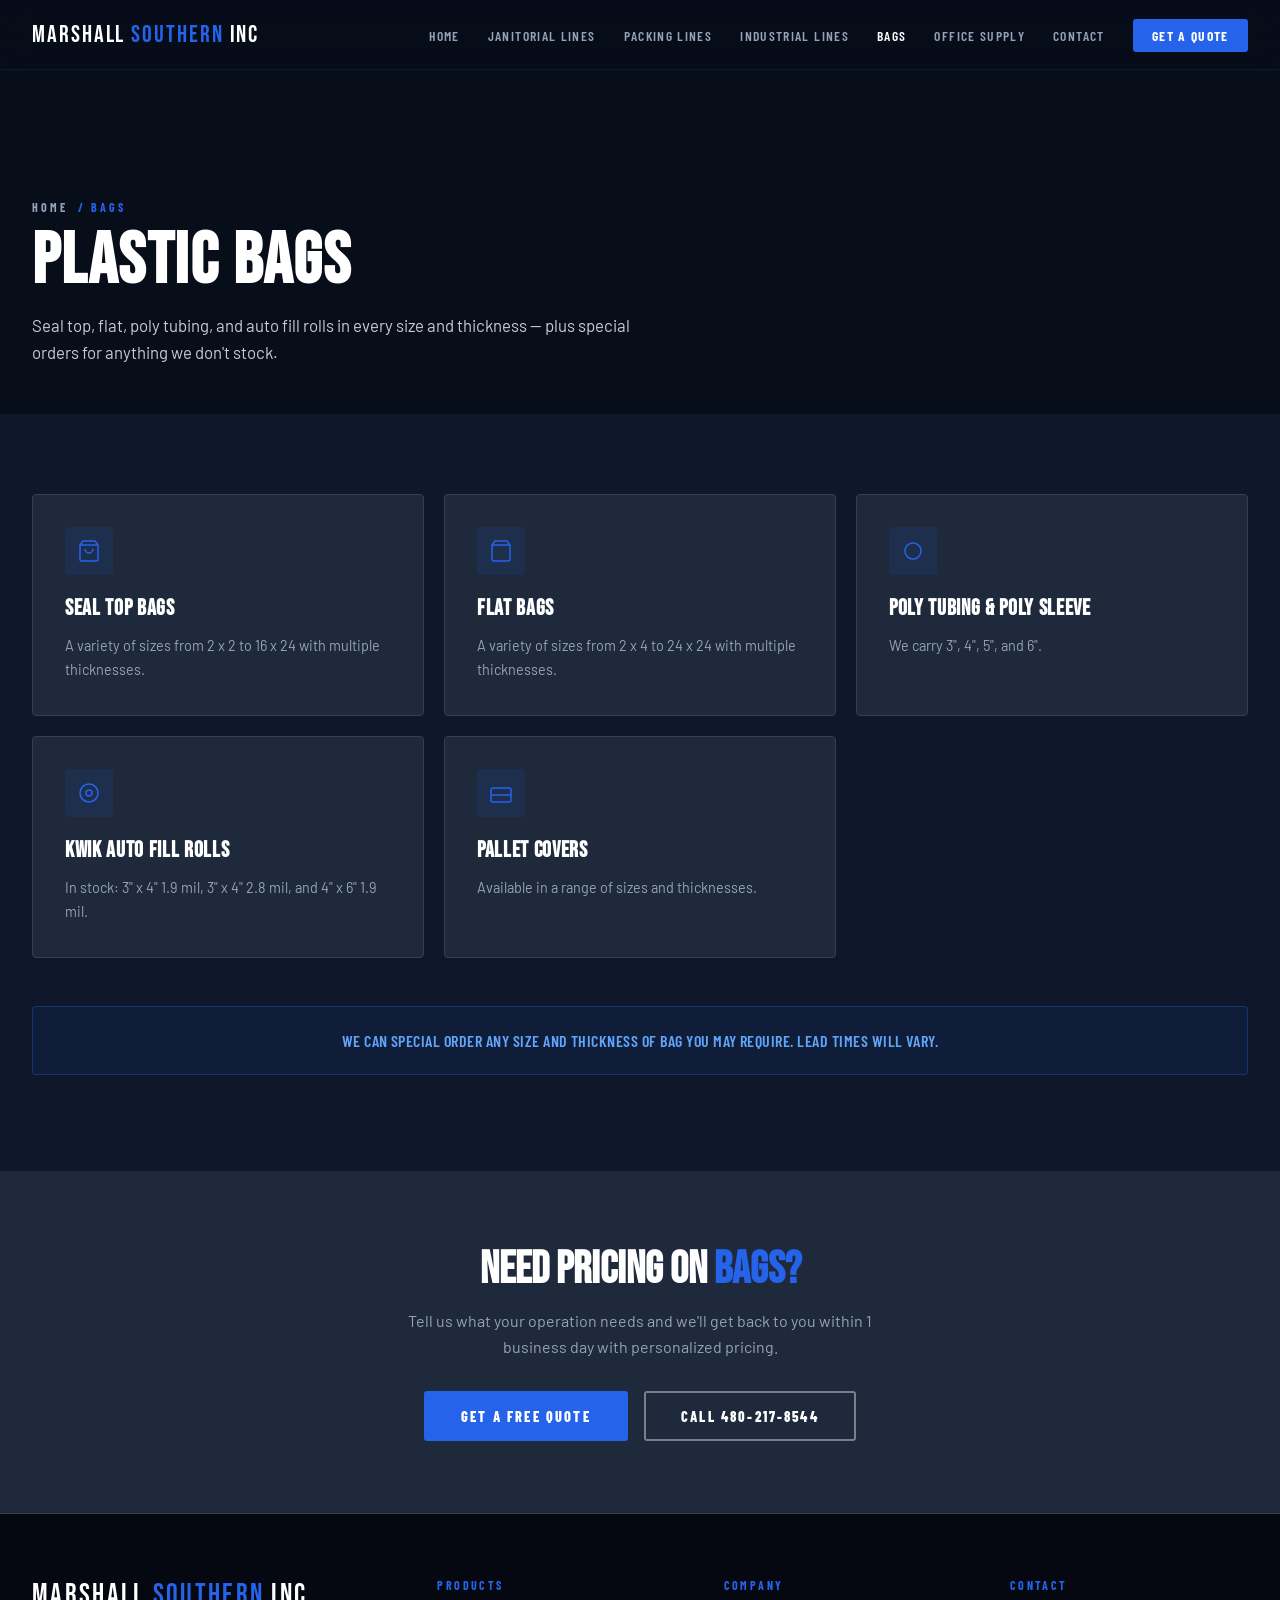
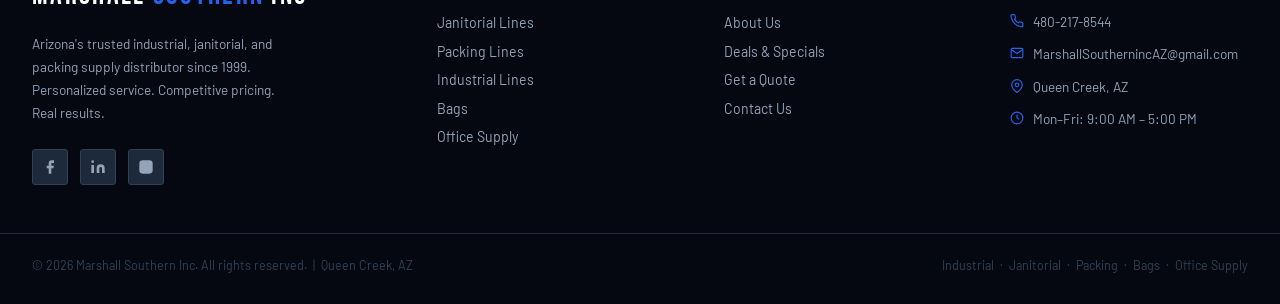
<file: bags.html>
<!DOCTYPE html>
<html lang="en">
<head>
  <meta charset="UTF-8">
  <meta name="viewport" content="width=device-width, initial-scale=1.0">

  <title>Bags | Poly, Seal Top &amp; Flat Bags | Marshall Southern Inc</title>
  <meta name="description" content="Plastic bags from Marshall Southern Inc: seal top bags, flat bags, poly tubing, poly sleeve, kwik auto fill rolls, and pallet covers in every size and thickness. Serving Queen Creek and all of Arizona. Call 480-217-8544.">
  <meta name="robots" content="index, follow">
  <link rel="canonical" href="https://marshallsoutherninc.com/bags.html">

  <link rel="preconnect" href="https://fonts.googleapis.com">
  <link rel="preconnect" href="https://fonts.gstatic.com" crossorigin>
  <link href="https://fonts.googleapis.com/css2?family=Bebas+Neue&family=Barlow:wght@400;500;600;700;800&family=Barlow+Condensed:wght@600;700;800&display=swap" rel="stylesheet">
  <link rel="stylesheet" href="assets/style.css">
</head>
<body>

<nav class="navbar" id="navbar">
  <div class="nav-container">
    <a href="index.html" class="nav-logo">
      <div class="logo-main">MARSHALL <span>SOUTHERN</span> INC</div>
    </a>
    <button class="nav-toggle" id="navToggle" aria-label="Toggle menu">
      <svg width="24" height="24" viewBox="0 0 24 24" fill="none" stroke="currentColor" stroke-width="2">
        <line x1="3" y1="6" x2="21" y2="6"/><line x1="3" y1="12" x2="21" y2="12"/><line x1="3" y1="18" x2="21" y2="18"/>
      </svg>
    </button>
    <ul class="nav-links" id="navLinks">
      <li><a href="index.html">Home</a></li>
      <li><a href="janitorial.html">Janitorial Lines</a></li>
      <li><a href="packing.html">Packing Lines</a></li>
      <li><a href="industrial.html">Industrial Lines</a></li>
      <li><a href="bags.html" class="active">Bags</a></li>
      <li><a href="office-supply.html">Office Supply</a></li>
      <li><a href="contact.html">Contact</a></li>
      <li><a href="contact.html" class="nav-cta">Get a Quote</a></li>
    </ul>
  </div>
</nav>

<section class="page-hero">
  <div class="page-hero-bg" style="background-image:url('https://images.unsplash.com/photo-1578916171728-46686eac8d58?auto=format&fit=crop&w=1600&q=80')"></div>
  <div class="page-hero-overlay"></div>
  <div class="page-hero-content">
    <div class="page-hero-crumb"><a href="index.html">Home</a> / Bags</div>
    <h1>Plastic Bags</h1>
    <p>Seal top, flat, poly tubing, and auto fill rolls in every size and thickness — plus special orders for anything we don't stock.</p>
  </div>
</section>

<section class="cat-section">
  <div class="section-container">
    <div class="cat-grid">

      <div class="cat-card">
        <div class="cat-icon"><svg viewBox="0 0 24 24"><path d="M6 2L3 6v14a2 2 0 0 0 2 2h14a2 2 0 0 0 2-2V6l-3-4z"/><line x1="3" y1="6" x2="21" y2="6"/><path d="M16 10a4 4 0 0 1-8 0"/></svg></div>
        <h3>Seal Top Bags</h3>
        <p>A variety of sizes from 2 x 2 to 16 x 24 with multiple thicknesses.</p>
      </div>

      <div class="cat-card">
        <div class="cat-icon"><svg viewBox="0 0 24 24"><path d="M6 2L3 6v14a2 2 0 0 0 2 2h14a2 2 0 0 0 2-2V6l-3-4z"/><line x1="3" y1="6" x2="21" y2="6"/></svg></div>
        <h3>Flat Bags</h3>
        <p>A variety of sizes from 2 x 4 to 24 x 24 with multiple thicknesses.</p>
      </div>

      <div class="cat-card">
        <div class="cat-icon"><svg viewBox="0 0 24 24"><rect x="4" y="4" width="16" height="16" rx="8"/></svg></div>
        <h3>Poly Tubing &amp; Poly Sleeve</h3>
        <p>We carry 3", 4", 5", and 6".</p>
      </div>

      <div class="cat-card">
        <div class="cat-icon"><svg viewBox="0 0 24 24"><circle cx="12" cy="12" r="9"/><circle cx="12" cy="12" r="3"/></svg></div>
        <h3>Kwik Auto Fill Rolls</h3>
        <p>In stock: 3" x 4" 1.9 mil, 3" x 4" 2.8 mil, and 4" x 6" 1.9 mil.</p>
      </div>

      <div class="cat-card">
        <div class="cat-icon"><svg viewBox="0 0 24 24"><rect x="2" y="7" width="20" height="14" rx="2"/><line x1="2" y1="14" x2="22" y2="14"/></svg></div>
        <h3>Pallet Covers</h3>
        <p>Available in a range of sizes and thicknesses.</p>
      </div>

    </div>
    <div class="cat-callout">WE CAN SPECIAL ORDER ANY SIZE AND THICKNESS OF BAG YOU MAY REQUIRE. LEAD TIMES WILL VARY.</div>
  </div>
</section>

<section class="page-cta">
  <div class="section-container">
    <h2>Need Pricing on <span class="text-accent">Bags?</span></h2>
    <p>Tell us what your operation needs and we'll get back to you within 1 business day with personalized pricing.</p>
    <div class="page-cta-ctas">
      <a href="contact.html" class="btn btn-primary">GET A FREE QUOTE</a>
      <a href="tel:+14802178544" class="btn btn-ghost">CALL 480-217-8544</a>
    </div>
  </div>
</section>

<footer class="footer">
  <div class="footer-grid">
    <div class="footer-brand">
      <div style="margin-bottom:1.2rem;">
        <div class="logo-main" style="font-size:1.8rem;">MARSHALL <span style="color:var(--accent);">SOUTHERN</span> INC</div>
      </div>
      <p>Arizona's trusted industrial, janitorial, and packing supply distributor since 1999. Personalized service. Competitive pricing. Real results.</p>
      <div class="footer-social">
        <a href="#" class="social-link" aria-label="Facebook">
          <svg viewBox="0 0 24 24"><path d="M18 2h-3a5 5 0 0 0-5 5v3H7v4h3v8h4v-8h3l1-4h-4V7a1 1 0 0 1 1-1h3z"/></svg>
        </a>
        <a href="#" class="social-link" aria-label="LinkedIn">
          <svg viewBox="0 0 24 24"><path d="M16 8a6 6 0 0 1 6 6v7h-4v-7a2 2 0 0 0-2-2 2 2 0 0 0-2 2v7h-4v-7a6 6 0 0 1 6-6z"/><rect x="2" y="9" width="4" height="12"/><circle cx="4" cy="4" r="2"/></svg>
        </a>
        <a href="#" class="social-link" aria-label="Instagram">
          <svg viewBox="0 0 24 24"><rect x="2" y="2" width="20" height="20" rx="5" ry="5"/><path d="M16 11.37A4 4 0 1 1 12.63 8 4 4 0 0 1 16 11.37z"/><line x1="17.5" y1="6.5" x2="17.51" y2="6.5"/></svg>
        </a>
      </div>
    </div>

    <div class="footer-col">
      <h4>Products</h4>
      <ul>
        <li><a href="janitorial.html">Janitorial Lines</a></li>
        <li><a href="packing.html">Packing Lines</a></li>
        <li><a href="industrial.html">Industrial Lines</a></li>
        <li><a href="bags.html">Bags</a></li>
        <li><a href="office-supply.html">Office Supply</a></li>
      </ul>
    </div>

    <div class="footer-col">
      <h4>Company</h4>
      <ul>
        <li><a href="index.html#about">About Us</a></li>
        <li><a href="index.html#deals">Deals &amp; Specials</a></li>
        <li><a href="contact.html">Get a Quote</a></li>
        <li><a href="contact.html">Contact Us</a></li>
      </ul>
    </div>

    <div class="footer-col">
      <h4>Contact</h4>
      <div class="footer-contact-item">
        <svg viewBox="0 0 24 24"><path d="M22 16.92v3a2 2 0 0 1-2.18 2 19.79 19.79 0 0 1-8.63-3.07A19.5 19.5 0 0 1 4.69 12 19.79 19.79 0 0 1 1.61 3.4 2 2 0 0 1 3.6 1.21h3a2 2 0 0 1 2 1.72c.127.96.361 1.903.7 2.81a2 2 0 0 1-.45 2.11L7.91 8.81a16 16 0 0 0 6.29 6.29l.95-.96a2 2 0 0 1 2.11-.45c.907.339 1.85.573 2.81.7a2 2 0 0 1 1.72 2.03z"/></svg>
        <a href="tel:+14802178544">480-217-8544</a>
      </div>
      <div class="footer-contact-item">
        <svg viewBox="0 0 24 24"><path d="M4 4h16c1.1 0 2 .9 2 2v12c0 1.1-.9 2-2 2H4c-1.1 0-2-.9-2-2V6c0-1.1.9-2 2-2z"/><polyline points="22,6 12,13 2,6"/></svg>
        <a href="mailto:MarshallSouthernincAZ@gmail.com">MarshallSouthernincAZ@gmail.com</a>
      </div>
      <div class="footer-contact-item">
        <svg viewBox="0 0 24 24"><path d="M21 10c0 7-9 13-9 13s-9-6-9-13a9 9 0 0 1 18 0z"/><circle cx="12" cy="10" r="3"/></svg>
        <span>Queen Creek, AZ</span>
      </div>
      <div class="footer-contact-item">
        <svg viewBox="0 0 24 24"><circle cx="12" cy="12" r="10"/><polyline points="12 6 12 12 16 14"/></svg>
        <span>Mon–Fri: 9:00 AM – 5:00 PM</span>
      </div>
    </div>
  </div>

  <div class="footer-bottom">
    <p>&copy; 2026 Marshall Southern Inc. All rights reserved. &nbsp;|&nbsp; Queen Creek, AZ</p>
    <p>Industrial &nbsp;·&nbsp; Janitorial &nbsp;·&nbsp; Packing &nbsp;·&nbsp; Bags &nbsp;·&nbsp; Office Supply</p>
  </div>
</footer>

<script src="assets/site.js"></script>

</body>
</html>
</file>
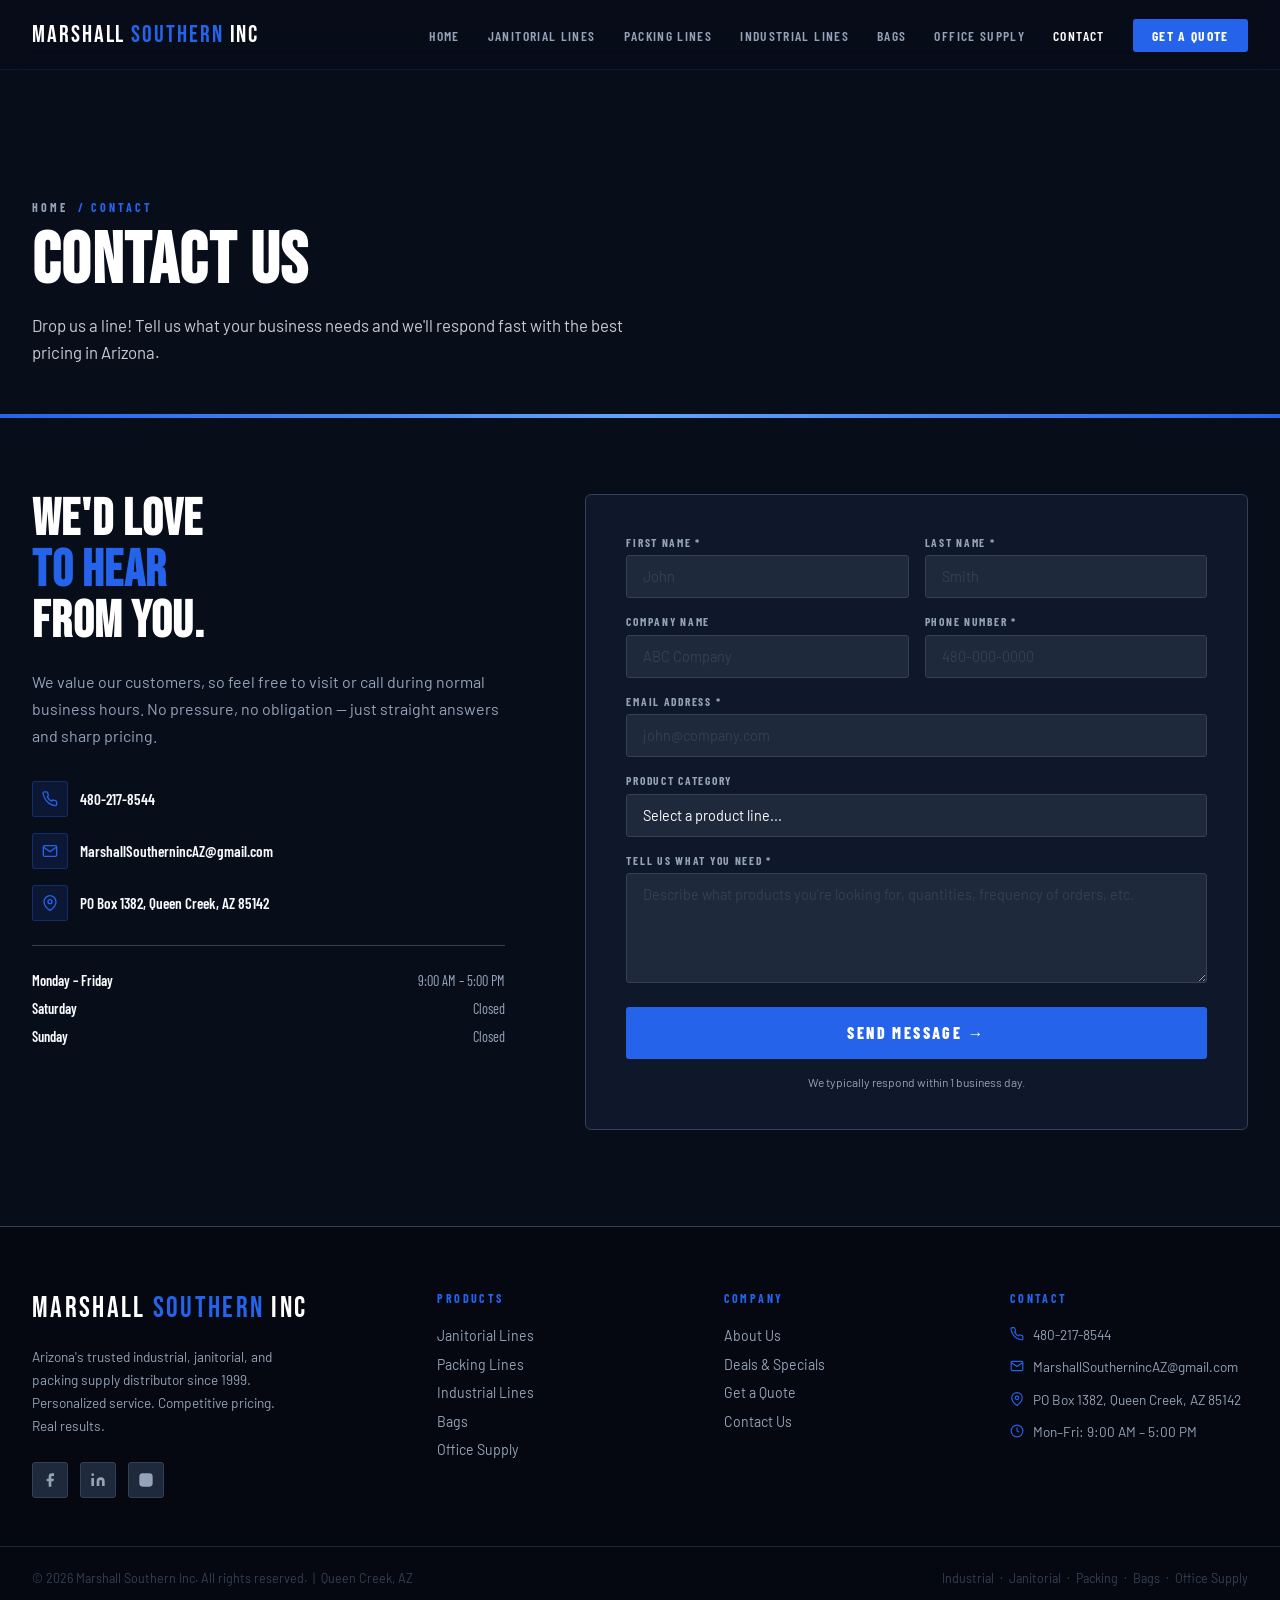
<file: contact.html>
<!DOCTYPE html>
<html lang="en">
<head>
  <meta charset="UTF-8">
  <meta name="viewport" content="width=device-width, initial-scale=1.0">

  <title>Contact Us | Marshall Southern Inc | Queen Creek, AZ</title>
  <meta name="description" content="Contact Marshall Southern Inc for a free personalized quote on industrial, janitorial, packing, bags, or office supplies. PO Box 1382, Queen Creek, AZ 85142. Call 480-217-8544.">
  <meta name="robots" content="index, follow">
  <link rel="canonical" href="https://marshallsoutherninc.com/contact.html">

  <link rel="preconnect" href="https://fonts.googleapis.com">
  <link rel="preconnect" href="https://fonts.gstatic.com" crossorigin>
  <link href="https://fonts.googleapis.com/css2?family=Bebas+Neue&family=Barlow:wght@400;500;600;700;800&family=Barlow+Condensed:wght@600;700;800&display=swap" rel="stylesheet">
  <link rel="stylesheet" href="assets/style.css">
</head>
<body>

<nav class="navbar" id="navbar">
  <div class="nav-container">
    <a href="index.html" class="nav-logo">
      <div class="logo-main">MARSHALL <span>SOUTHERN</span> INC</div>
    </a>
    <button class="nav-toggle" id="navToggle" aria-label="Toggle menu">
      <svg width="24" height="24" viewBox="0 0 24 24" fill="none" stroke="currentColor" stroke-width="2">
        <line x1="3" y1="6" x2="21" y2="6"/><line x1="3" y1="12" x2="21" y2="12"/><line x1="3" y1="18" x2="21" y2="18"/>
      </svg>
    </button>
    <ul class="nav-links" id="navLinks">
      <li><a href="index.html">Home</a></li>
      <li><a href="janitorial.html">Janitorial Lines</a></li>
      <li><a href="packing.html">Packing Lines</a></li>
      <li><a href="industrial.html">Industrial Lines</a></li>
      <li><a href="bags.html">Bags</a></li>
      <li><a href="office-supply.html">Office Supply</a></li>
      <li><a href="contact.html" class="active">Contact</a></li>
      <li><a href="contact.html" class="nav-cta">Get a Quote</a></li>
    </ul>
  </div>
</nav>

<section class="page-hero">
  <div class="page-hero-bg" style="background-image:url('https://images.unsplash.com/photo-1553413077-190dd305871c?auto=format&fit=crop&w=1600&q=80')"></div>
  <div class="page-hero-overlay"></div>
  <div class="page-hero-content">
    <div class="page-hero-crumb"><a href="index.html">Home</a> / Contact</div>
    <h1>Contact Us</h1>
    <p>Drop us a line! Tell us what your business needs and we'll respond fast with the best pricing in Arizona.</p>
  </div>
</section>

<section class="quote" id="quote" style="padding-top:5rem;">
  <div class="section-container">
    <div class="quote-inner">

      <div class="quote-text">
        <h2>WE'D LOVE<br><span class="text-accent">TO HEAR</span><br>FROM YOU.</h2>
        <p>We value our customers, so feel free to visit or call during normal business hours. No pressure, no obligation — just straight answers and sharp pricing.</p>
        <div class="contact-details">
          <div class="contact-row">
            <div class="contact-row-icon">
              <svg viewBox="0 0 24 24"><path d="M22 16.92v3a2 2 0 0 1-2.18 2 19.79 19.79 0 0 1-8.63-3.07A19.5 19.5 0 0 1 4.69 12 19.79 19.79 0 0 1 1.61 3.4 2 2 0 0 1 3.6 1.21h3a2 2 0 0 1 2 1.72c.127.96.361 1.903.7 2.81a2 2 0 0 1-.45 2.11L7.91 8.81a16 16 0 0 0 6.29 6.29l.95-.96a2 2 0 0 1 2.11-.45c.907.339 1.85.573 2.81.7a2 2 0 0 1 1.72 2.03z"/></svg>
            </div>
            <a href="tel:+14802178544">480-217-8544</a>
          </div>
          <div class="contact-row">
            <div class="contact-row-icon">
              <svg viewBox="0 0 24 24"><path d="M4 4h16c1.1 0 2 .9 2 2v12c0 1.1-.9 2-2 2H4c-1.1 0-2-.9-2-2V6c0-1.1.9-2 2-2z"/><polyline points="22,6 12,13 2,6"/></svg>
            </div>
            <a href="mailto:MarshallSouthernincAZ@gmail.com">MarshallSouthernincAZ@gmail.com</a>
          </div>
          <div class="contact-row">
            <div class="contact-row-icon">
              <svg viewBox="0 0 24 24"><path d="M21 10c0 7-9 13-9 13s-9-6-9-13a9 9 0 0 1 18 0z"/><circle cx="12" cy="10" r="3"/></svg>
            </div>
            <span>PO Box 1382, Queen Creek, AZ 85142</span>
          </div>
        </div>
        <div class="hours-table">
          <div class="hours-table-row"><span>Monday – Friday</span><span>9:00 AM – 5:00 PM</span></div>
          <div class="hours-table-row"><span>Saturday</span><span>Closed</span></div>
          <div class="hours-table-row"><span>Sunday</span><span>Closed</span></div>
        </div>
      </div>

      <div class="quote-form" id="quoteFormWrap">
        <form id="quoteForm">
          <div class="form-row">
            <div class="form-group">
              <label for="firstName">First Name *</label>
              <input type="text" id="firstName" name="firstName" placeholder="John" required>
            </div>
            <div class="form-group">
              <label for="lastName">Last Name *</label>
              <input type="text" id="lastName" name="lastName" placeholder="Smith" required>
            </div>
          </div>
          <div class="form-row">
            <div class="form-group">
              <label for="company">Company Name</label>
              <input type="text" id="company" name="company" placeholder="ABC Company">
            </div>
            <div class="form-group">
              <label for="phone">Phone Number *</label>
              <input type="tel" id="phone" name="phone" placeholder="480-000-0000" required>
            </div>
          </div>
          <div class="form-group full">
            <label for="email">Email Address *</label>
            <input type="email" id="email" name="email" placeholder="john@company.com" required>
          </div>
          <div class="form-group full">
            <label for="category">Product Category</label>
            <select id="category" name="category">
              <option value="" disabled selected>Select a product line...</option>
              <option value="janitorial">Janitorial Lines</option>
              <option value="packing">Packing Lines</option>
              <option value="industrial">Industrial Lines</option>
              <option value="bags">Bags</option>
              <option value="office">Office Supply</option>
              <option value="multiple">Multiple Categories</option>
            </select>
          </div>
          <div class="form-group full">
            <label for="message">Tell Us What You Need *</label>
            <textarea id="message" name="message" placeholder="Describe what products you're looking for, quantities, frequency of orders, etc." required></textarea>
          </div>
          <button type="submit" class="form-submit">SEND MESSAGE →</button>
          <p class="form-note">We typically respond within 1 business day.</p>
        </form>
        <div class="form-success" id="formSuccess">
          <svg viewBox="0 0 24 24"><path d="M22 11.08V12a10 10 0 1 1-5.93-9.14"/><polyline points="22 4 12 14.01 9 11.01"/></svg>
          <h3>MESSAGE SENT!</h3>
          <p>We'll be in touch within 1 business day.</p>
        </div>
      </div>

    </div>
  </div>
</section>

<footer class="footer">
  <div class="footer-grid">
    <div class="footer-brand">
      <div style="margin-bottom:1.2rem;">
        <div class="logo-main" style="font-size:1.8rem;">MARSHALL <span style="color:var(--accent);">SOUTHERN</span> INC</div>
      </div>
      <p>Arizona's trusted industrial, janitorial, and packing supply distributor since 1999. Personalized service. Competitive pricing. Real results.</p>
      <div class="footer-social">
        <a href="#" class="social-link" aria-label="Facebook">
          <svg viewBox="0 0 24 24"><path d="M18 2h-3a5 5 0 0 0-5 5v3H7v4h3v8h4v-8h3l1-4h-4V7a1 1 0 0 1 1-1h3z"/></svg>
        </a>
        <a href="#" class="social-link" aria-label="LinkedIn">
          <svg viewBox="0 0 24 24"><path d="M16 8a6 6 0 0 1 6 6v7h-4v-7a2 2 0 0 0-2-2 2 2 0 0 0-2 2v7h-4v-7a6 6 0 0 1 6-6z"/><rect x="2" y="9" width="4" height="12"/><circle cx="4" cy="4" r="2"/></svg>
        </a>
        <a href="#" class="social-link" aria-label="Instagram">
          <svg viewBox="0 0 24 24"><rect x="2" y="2" width="20" height="20" rx="5" ry="5"/><path d="M16 11.37A4 4 0 1 1 12.63 8 4 4 0 0 1 16 11.37z"/><line x1="17.5" y1="6.5" x2="17.51" y2="6.5"/></svg>
        </a>
      </div>
    </div>

    <div class="footer-col">
      <h4>Products</h4>
      <ul>
        <li><a href="janitorial.html">Janitorial Lines</a></li>
        <li><a href="packing.html">Packing Lines</a></li>
        <li><a href="industrial.html">Industrial Lines</a></li>
        <li><a href="bags.html">Bags</a></li>
        <li><a href="office-supply.html">Office Supply</a></li>
      </ul>
    </div>

    <div class="footer-col">
      <h4>Company</h4>
      <ul>
        <li><a href="index.html#about">About Us</a></li>
        <li><a href="index.html#deals">Deals &amp; Specials</a></li>
        <li><a href="contact.html">Get a Quote</a></li>
        <li><a href="contact.html">Contact Us</a></li>
      </ul>
    </div>

    <div class="footer-col">
      <h4>Contact</h4>
      <div class="footer-contact-item">
        <svg viewBox="0 0 24 24"><path d="M22 16.92v3a2 2 0 0 1-2.18 2 19.79 19.79 0 0 1-8.63-3.07A19.5 19.5 0 0 1 4.69 12 19.79 19.79 0 0 1 1.61 3.4 2 2 0 0 1 3.6 1.21h3a2 2 0 0 1 2 1.72c.127.96.361 1.903.7 2.81a2 2 0 0 1-.45 2.11L7.91 8.81a16 16 0 0 0 6.29 6.29l.95-.96a2 2 0 0 1 2.11-.45c.907.339 1.85.573 2.81.7a2 2 0 0 1 1.72 2.03z"/></svg>
        <a href="tel:+14802178544">480-217-8544</a>
      </div>
      <div class="footer-contact-item">
        <svg viewBox="0 0 24 24"><path d="M4 4h16c1.1 0 2 .9 2 2v12c0 1.1-.9 2-2 2H4c-1.1 0-2-.9-2-2V6c0-1.1.9-2 2-2z"/><polyline points="22,6 12,13 2,6"/></svg>
        <a href="mailto:MarshallSouthernincAZ@gmail.com">MarshallSouthernincAZ@gmail.com</a>
      </div>
      <div class="footer-contact-item">
        <svg viewBox="0 0 24 24"><path d="M21 10c0 7-9 13-9 13s-9-6-9-13a9 9 0 0 1 18 0z"/><circle cx="12" cy="10" r="3"/></svg>
        <span>PO Box 1382, Queen Creek, AZ 85142</span>
      </div>
      <div class="footer-contact-item">
        <svg viewBox="0 0 24 24"><circle cx="12" cy="12" r="10"/><polyline points="12 6 12 12 16 14"/></svg>
        <span>Mon–Fri: 9:00 AM – 5:00 PM</span>
      </div>
    </div>
  </div>

  <div class="footer-bottom">
    <p>&copy; 2026 Marshall Southern Inc. All rights reserved. &nbsp;|&nbsp; Queen Creek, AZ</p>
    <p>Industrial &nbsp;·&nbsp; Janitorial &nbsp;·&nbsp; Packing &nbsp;·&nbsp; Bags &nbsp;·&nbsp; Office Supply</p>
  </div>
</footer>

<script src="assets/site.js"></script>

</body>
</html>
</file>
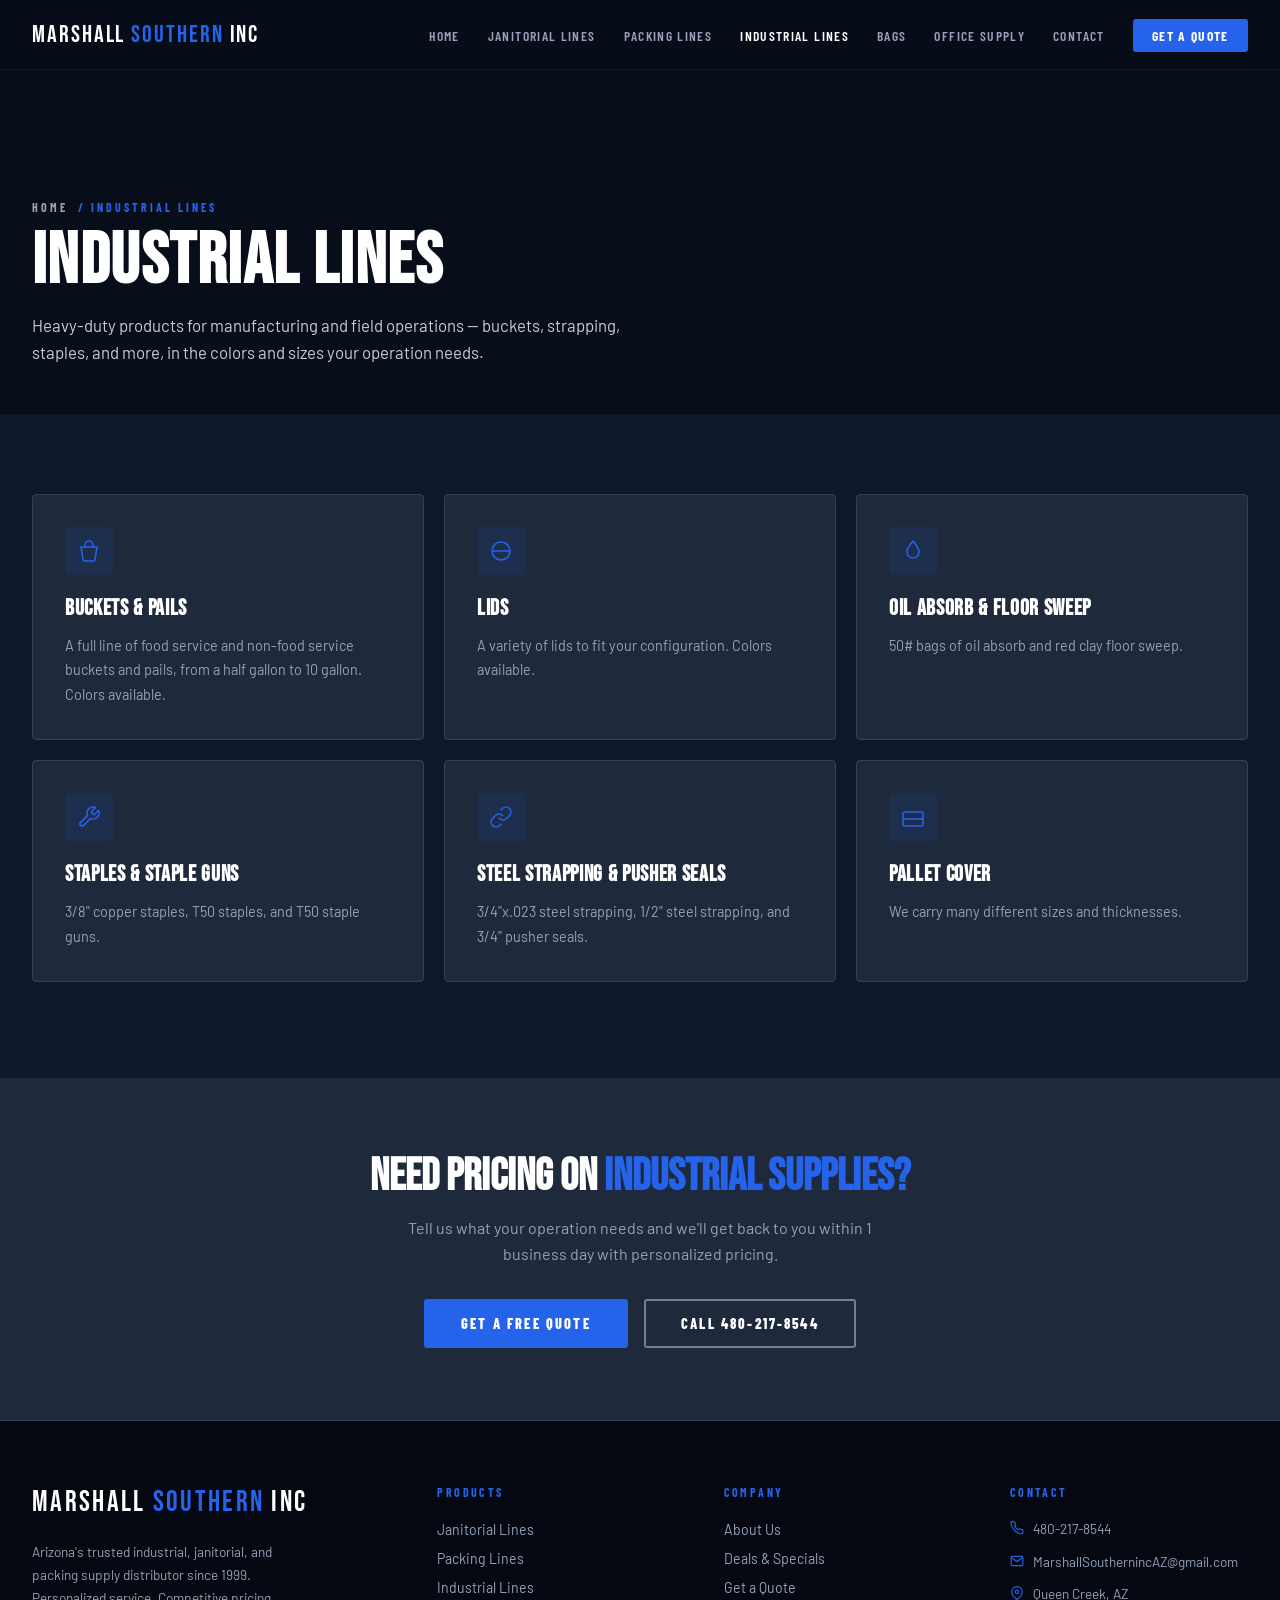
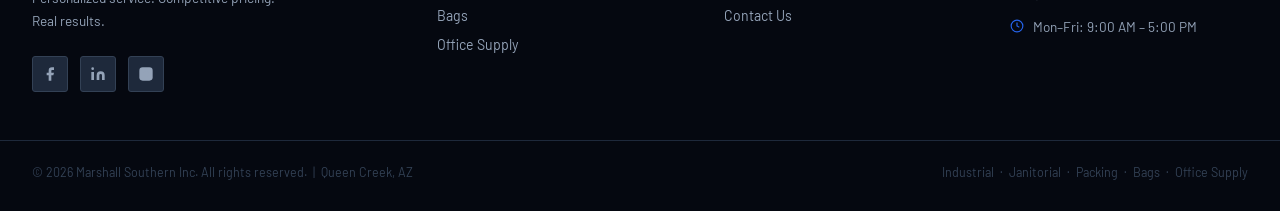
<file: industrial.html>
<!DOCTYPE html>
<html lang="en">
<head>
  <meta charset="UTF-8">
  <meta name="viewport" content="width=device-width, initial-scale=1.0">

  <title>Industrial Lines | Buckets, Strapping &amp; PPE | Marshall Southern Inc</title>
  <meta name="description" content="Industrial supplies from Marshall Southern Inc: buckets, pails, lids, oil absorb, floor sweep, staples, steel strapping, and pallet cover. Serving Queen Creek and all of Arizona. Call 480-217-8544.">
  <meta name="robots" content="index, follow">
  <link rel="canonical" href="https://marshallsoutherninc.com/industrial.html">

  <link rel="preconnect" href="https://fonts.googleapis.com">
  <link rel="preconnect" href="https://fonts.gstatic.com" crossorigin>
  <link href="https://fonts.googleapis.com/css2?family=Bebas+Neue&family=Barlow:wght@400;500;600;700;800&family=Barlow+Condensed:wght@600;700;800&display=swap" rel="stylesheet">
  <link rel="stylesheet" href="assets/style.css">
</head>
<body>

<nav class="navbar" id="navbar">
  <div class="nav-container">
    <a href="index.html" class="nav-logo">
      <div class="logo-main">MARSHALL <span>SOUTHERN</span> INC</div>
    </a>
    <button class="nav-toggle" id="navToggle" aria-label="Toggle menu">
      <svg width="24" height="24" viewBox="0 0 24 24" fill="none" stroke="currentColor" stroke-width="2">
        <line x1="3" y1="6" x2="21" y2="6"/><line x1="3" y1="12" x2="21" y2="12"/><line x1="3" y1="18" x2="21" y2="18"/>
      </svg>
    </button>
    <ul class="nav-links" id="navLinks">
      <li><a href="index.html">Home</a></li>
      <li><a href="janitorial.html">Janitorial Lines</a></li>
      <li><a href="packing.html">Packing Lines</a></li>
      <li><a href="industrial.html" class="active">Industrial Lines</a></li>
      <li><a href="bags.html">Bags</a></li>
      <li><a href="office-supply.html">Office Supply</a></li>
      <li><a href="contact.html">Contact</a></li>
      <li><a href="contact.html" class="nav-cta">Get a Quote</a></li>
    </ul>
  </div>
</nav>

<section class="page-hero">
  <div class="page-hero-bg" style="background-image:url('https://images.unsplash.com/photo-1740657254989-42fe9c3b8cce?auto=format&fit=crop&w=1600&q=80')"></div>
  <div class="page-hero-overlay"></div>
  <div class="page-hero-content">
    <div class="page-hero-crumb"><a href="index.html">Home</a> / Industrial Lines</div>
    <h1>Industrial Lines</h1>
    <p>Heavy-duty products for manufacturing and field operations — buckets, strapping, staples, and more, in the colors and sizes your operation needs.</p>
  </div>
</section>

<section class="cat-section">
  <div class="section-container">
    <div class="cat-grid">

      <div class="cat-card">
        <div class="cat-icon"><svg viewBox="0 0 24 24"><path d="M4 8h16l-2 12a2 2 0 0 1-2 2H8a2 2 0 0 1-2-2L4 8z"/><path d="M8 8V6a4 4 0 0 1 8 0v2"/></svg></div>
        <h3>Buckets &amp; Pails</h3>
        <p>A full line of food service and non-food service buckets and pails, from a half gallon to 10 gallon. Colors available.</p>
      </div>

      <div class="cat-card">
        <div class="cat-icon"><svg viewBox="0 0 24 24"><circle cx="12" cy="12" r="9"/><line x1="3" y1="12" x2="21" y2="12"/></svg></div>
        <h3>Lids</h3>
        <p>A variety of lids to fit your configuration. Colors available.</p>
      </div>

      <div class="cat-card">
        <div class="cat-icon"><svg viewBox="0 0 24 24"><path d="M12 2s6 7 6 11a6 6 0 0 1-12 0c0-4 6-11 6-11z"/></svg></div>
        <h3>Oil Absorb &amp; Floor Sweep</h3>
        <p>50# bags of oil absorb and red clay floor sweep.</p>
      </div>

      <div class="cat-card">
        <div class="cat-icon"><svg viewBox="0 0 24 24"><path d="M14.7 6.3a1 1 0 0 0 0 1.4l1.6 1.6a1 1 0 0 0 1.4 0l3.77-3.77a6 6 0 0 1-7.94 7.94l-6.91 6.91a2.12 2.12 0 0 1-3-3l6.91-6.91a6 6 0 0 1 7.94-7.94l-3.76 3.76z"/></svg></div>
        <h3>Staples &amp; Staple Guns</h3>
        <p>3/8" copper staples, T50 staples, and T50 staple guns.</p>
      </div>

      <div class="cat-card">
        <div class="cat-icon"><svg viewBox="0 0 24 24"><path d="M10 13a5 5 0 0 0 7.54.54l3-3a5 5 0 0 0-7.07-7.07l-1.72 1.71"/><path d="M14 11a5 5 0 0 0-7.54-.54l-3 3a5 5 0 0 0 7.07 7.07l1.71-1.71"/></svg></div>
        <h3>Steel Strapping &amp; Pusher Seals</h3>
        <p>3/4"x.023 steel strapping, 1/2" steel strapping, and 3/4" pusher seals.</p>
      </div>

      <div class="cat-card">
        <div class="cat-icon"><svg viewBox="0 0 24 24"><rect x="2" y="7" width="20" height="14" rx="2"/><line x1="2" y1="14" x2="22" y2="14"/></svg></div>
        <h3>Pallet Cover</h3>
        <p>We carry many different sizes and thicknesses.</p>
      </div>

    </div>
  </div>
</section>

<section class="page-cta">
  <div class="section-container">
    <h2>Need Pricing on <span class="text-accent">Industrial Supplies?</span></h2>
    <p>Tell us what your operation needs and we'll get back to you within 1 business day with personalized pricing.</p>
    <div class="page-cta-ctas">
      <a href="contact.html" class="btn btn-primary">GET A FREE QUOTE</a>
      <a href="tel:+14802178544" class="btn btn-ghost">CALL 480-217-8544</a>
    </div>
  </div>
</section>

<footer class="footer">
  <div class="footer-grid">
    <div class="footer-brand">
      <div style="margin-bottom:1.2rem;">
        <div class="logo-main" style="font-size:1.8rem;">MARSHALL <span style="color:var(--accent);">SOUTHERN</span> INC</div>
      </div>
      <p>Arizona's trusted industrial, janitorial, and packing supply distributor since 1999. Personalized service. Competitive pricing. Real results.</p>
      <div class="footer-social">
        <a href="#" class="social-link" aria-label="Facebook">
          <svg viewBox="0 0 24 24"><path d="M18 2h-3a5 5 0 0 0-5 5v3H7v4h3v8h4v-8h3l1-4h-4V7a1 1 0 0 1 1-1h3z"/></svg>
        </a>
        <a href="#" class="social-link" aria-label="LinkedIn">
          <svg viewBox="0 0 24 24"><path d="M16 8a6 6 0 0 1 6 6v7h-4v-7a2 2 0 0 0-2-2 2 2 0 0 0-2 2v7h-4v-7a6 6 0 0 1 6-6z"/><rect x="2" y="9" width="4" height="12"/><circle cx="4" cy="4" r="2"/></svg>
        </a>
        <a href="#" class="social-link" aria-label="Instagram">
          <svg viewBox="0 0 24 24"><rect x="2" y="2" width="20" height="20" rx="5" ry="5"/><path d="M16 11.37A4 4 0 1 1 12.63 8 4 4 0 0 1 16 11.37z"/><line x1="17.5" y1="6.5" x2="17.51" y2="6.5"/></svg>
        </a>
      </div>
    </div>

    <div class="footer-col">
      <h4>Products</h4>
      <ul>
        <li><a href="janitorial.html">Janitorial Lines</a></li>
        <li><a href="packing.html">Packing Lines</a></li>
        <li><a href="industrial.html">Industrial Lines</a></li>
        <li><a href="bags.html">Bags</a></li>
        <li><a href="office-supply.html">Office Supply</a></li>
      </ul>
    </div>

    <div class="footer-col">
      <h4>Company</h4>
      <ul>
        <li><a href="index.html#about">About Us</a></li>
        <li><a href="index.html#deals">Deals &amp; Specials</a></li>
        <li><a href="contact.html">Get a Quote</a></li>
        <li><a href="contact.html">Contact Us</a></li>
      </ul>
    </div>

    <div class="footer-col">
      <h4>Contact</h4>
      <div class="footer-contact-item">
        <svg viewBox="0 0 24 24"><path d="M22 16.92v3a2 2 0 0 1-2.18 2 19.79 19.79 0 0 1-8.63-3.07A19.5 19.5 0 0 1 4.69 12 19.79 19.79 0 0 1 1.61 3.4 2 2 0 0 1 3.6 1.21h3a2 2 0 0 1 2 1.72c.127.96.361 1.903.7 2.81a2 2 0 0 1-.45 2.11L7.91 8.81a16 16 0 0 0 6.29 6.29l.95-.96a2 2 0 0 1 2.11-.45c.907.339 1.85.573 2.81.7a2 2 0 0 1 1.72 2.03z"/></svg>
        <a href="tel:+14802178544">480-217-8544</a>
      </div>
      <div class="footer-contact-item">
        <svg viewBox="0 0 24 24"><path d="M4 4h16c1.1 0 2 .9 2 2v12c0 1.1-.9 2-2 2H4c-1.1 0-2-.9-2-2V6c0-1.1.9-2 2-2z"/><polyline points="22,6 12,13 2,6"/></svg>
        <a href="mailto:MarshallSouthernincAZ@gmail.com">MarshallSouthernincAZ@gmail.com</a>
      </div>
      <div class="footer-contact-item">
        <svg viewBox="0 0 24 24"><path d="M21 10c0 7-9 13-9 13s-9-6-9-13a9 9 0 0 1 18 0z"/><circle cx="12" cy="10" r="3"/></svg>
        <span>Queen Creek, AZ</span>
      </div>
      <div class="footer-contact-item">
        <svg viewBox="0 0 24 24"><circle cx="12" cy="12" r="10"/><polyline points="12 6 12 12 16 14"/></svg>
        <span>Mon–Fri: 9:00 AM – 5:00 PM</span>
      </div>
    </div>
  </div>

  <div class="footer-bottom">
    <p>&copy; 2026 Marshall Southern Inc. All rights reserved. &nbsp;|&nbsp; Queen Creek, AZ</p>
    <p>Industrial &nbsp;·&nbsp; Janitorial &nbsp;·&nbsp; Packing &nbsp;·&nbsp; Bags &nbsp;·&nbsp; Office Supply</p>
  </div>
</footer>

<script src="assets/site.js"></script>

</body>
</html>
</file>
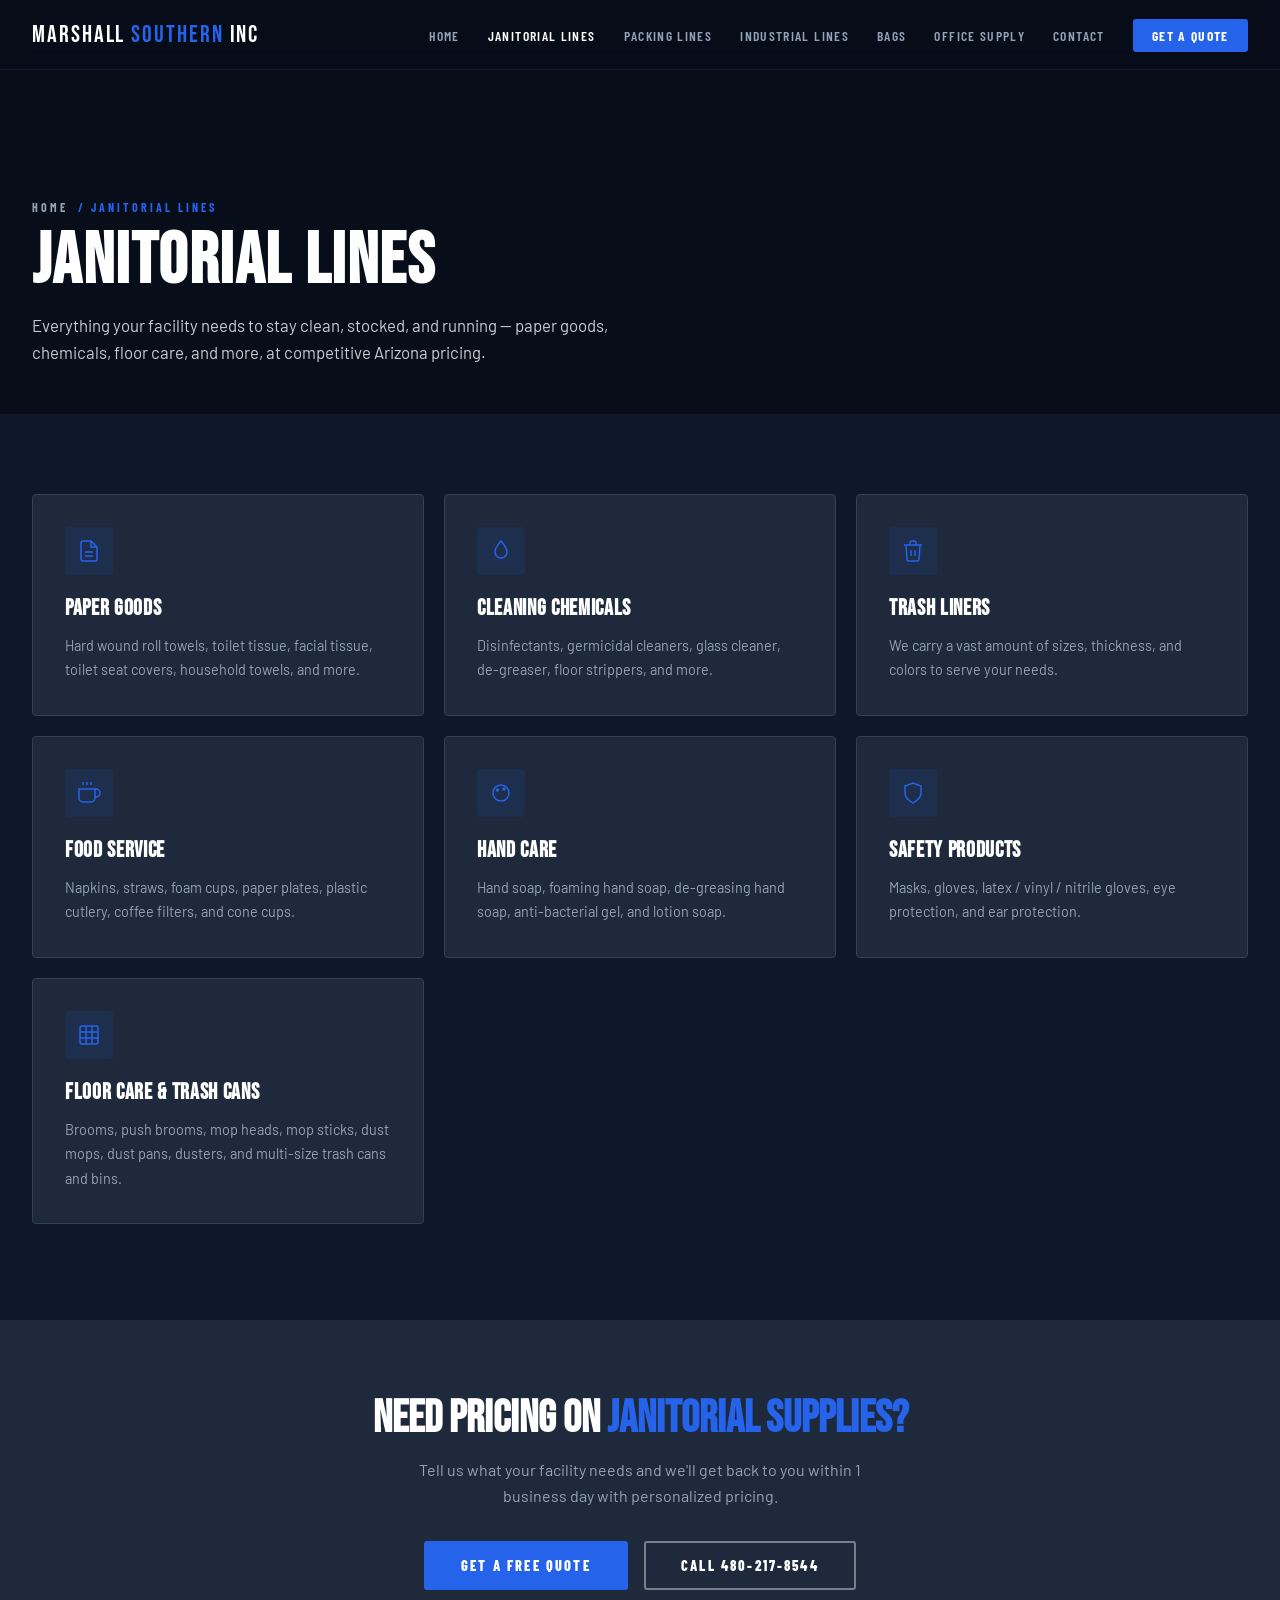
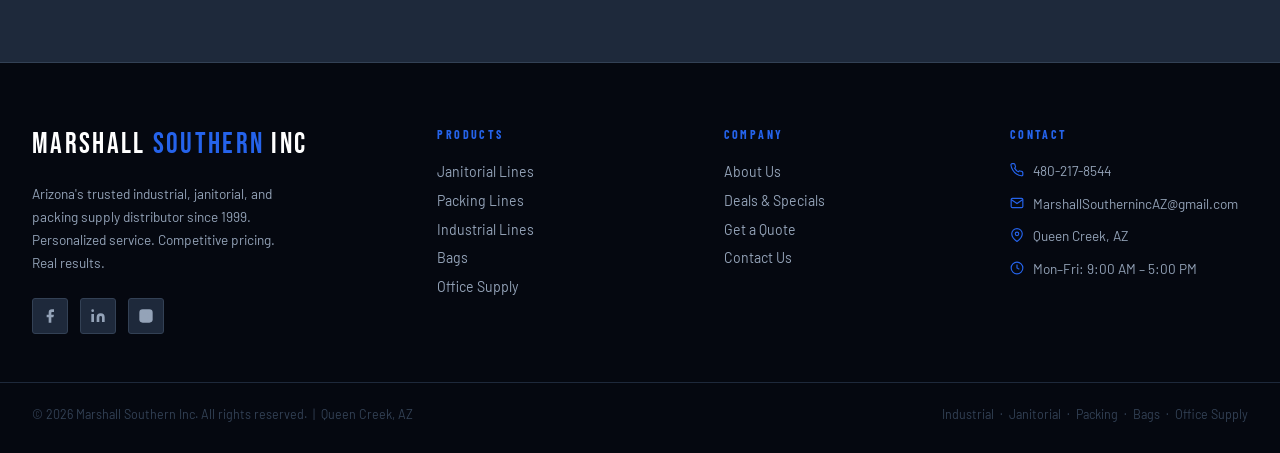
<file: janitorial.html>
<!DOCTYPE html>
<html lang="en">
<head>
  <meta charset="UTF-8">
  <meta name="viewport" content="width=device-width, initial-scale=1.0">

  <title>Janitorial Lines | Cleaning &amp; Facility Supplies | Marshall Southern Inc</title>
  <meta name="description" content="Janitorial supplies from Marshall Southern Inc: paper goods, cleaning chemicals, trash liners, food service, hand care, safety products, and floor care. Serving Queen Creek and all of Arizona. Call 480-217-8544.">
  <meta name="robots" content="index, follow">
  <link rel="canonical" href="https://marshallsoutherninc.com/janitorial.html">

  <link rel="preconnect" href="https://fonts.googleapis.com">
  <link rel="preconnect" href="https://fonts.gstatic.com" crossorigin>
  <link href="https://fonts.googleapis.com/css2?family=Bebas+Neue&family=Barlow:wght@400;500;600;700;800&family=Barlow+Condensed:wght@600;700;800&display=swap" rel="stylesheet">
  <link rel="stylesheet" href="assets/style.css">
</head>
<body>

<nav class="navbar" id="navbar">
  <div class="nav-container">
    <a href="index.html" class="nav-logo">
      <div class="logo-main">MARSHALL <span>SOUTHERN</span> INC</div>
    </a>
    <button class="nav-toggle" id="navToggle" aria-label="Toggle menu">
      <svg width="24" height="24" viewBox="0 0 24 24" fill="none" stroke="currentColor" stroke-width="2">
        <line x1="3" y1="6" x2="21" y2="6"/><line x1="3" y1="12" x2="21" y2="12"/><line x1="3" y1="18" x2="21" y2="18"/>
      </svg>
    </button>
    <ul class="nav-links" id="navLinks">
      <li><a href="index.html">Home</a></li>
      <li><a href="janitorial.html" class="active">Janitorial Lines</a></li>
      <li><a href="packing.html">Packing Lines</a></li>
      <li><a href="industrial.html">Industrial Lines</a></li>
      <li><a href="bags.html">Bags</a></li>
      <li><a href="office-supply.html">Office Supply</a></li>
      <li><a href="contact.html">Contact</a></li>
      <li><a href="contact.html" class="nav-cta">Get a Quote</a></li>
    </ul>
  </div>
</nav>

<section class="page-hero">
  <div class="page-hero-bg" style="background-image:url('https://images.unsplash.com/photo-1504917595217-d4dc5ebe6122?auto=format&fit=crop&w=1600&q=80')"></div>
  <div class="page-hero-overlay"></div>
  <div class="page-hero-content">
    <div class="page-hero-crumb"><a href="index.html">Home</a> / Janitorial Lines</div>
    <h1>Janitorial Lines</h1>
    <p>Everything your facility needs to stay clean, stocked, and running — paper goods, chemicals, floor care, and more, at competitive Arizona pricing.</p>
  </div>
</section>

<section class="cat-section">
  <div class="section-container">
    <div class="cat-grid">

      <div class="cat-card">
        <div class="cat-icon"><svg viewBox="0 0 24 24"><path d="M14 2H6a2 2 0 0 0-2 2v16a2 2 0 0 0 2 2h12a2 2 0 0 0 2-2V8z"/><polyline points="14 2 14 8 20 8"/><line x1="16" y1="13" x2="8" y2="13"/><line x1="16" y1="17" x2="8" y2="17"/></svg></div>
        <h3>Paper Goods</h3>
        <p>Hard wound roll towels, toilet tissue, facial tissue, toilet seat covers, household towels, and more.</p>
      </div>

      <div class="cat-card">
        <div class="cat-icon"><svg viewBox="0 0 24 24"><path d="M12 2s6 7 6 11a6 6 0 0 1-12 0c0-4 6-11 6-11z"/></svg></div>
        <h3>Cleaning Chemicals</h3>
        <p>Disinfectants, germicidal cleaners, glass cleaner, de-greaser, floor strippers, and more.</p>
      </div>

      <div class="cat-card">
        <div class="cat-icon"><svg viewBox="0 0 24 24"><polyline points="3 6 5 6 21 6"/><path d="M19 6l-1 14a2 2 0 0 1-2 2H8a2 2 0 0 1-2-2L5 6"/><path d="M10 11v6"/><path d="M14 11v6"/><path d="M9 6V4a2 2 0 0 1 2-2h2a2 2 0 0 1 2 2v2"/></svg></div>
        <h3>Trash Liners</h3>
        <p>We carry a vast amount of sizes, thickness, and colors to serve your needs.</p>
      </div>

      <div class="cat-card">
        <div class="cat-icon"><svg viewBox="0 0 24 24"><path d="M18 8h1a4 4 0 0 1 0 8h-1"/><path d="M2 8h16v9a4 4 0 0 1-4 4H6a4 4 0 0 1-4-4V8z"/><line x1="6" y1="1" x2="6" y2="4"/><line x1="10" y1="1" x2="10" y2="4"/><line x1="14" y1="1" x2="14" y2="4"/></svg></div>
        <h3>Food Service</h3>
        <p>Napkins, straws, foam cups, paper plates, plastic cutlery, coffee filters, and cone cups.</p>
      </div>

      <div class="cat-card">
        <div class="cat-icon"><svg viewBox="0 0 24 24"><circle cx="12" cy="12" r="8"/><circle cx="8.5" cy="9" r="1"/><circle cx="15" cy="8" r="1"/></svg></div>
        <h3>Hand Care</h3>
        <p>Hand soap, foaming hand soap, de-greasing hand soap, anti-bacterial gel, and lotion soap.</p>
      </div>

      <div class="cat-card">
        <div class="cat-icon"><svg viewBox="0 0 24 24"><path d="M12 22s8-4 8-10V5l-8-3-8 3v7c0 6 8 10 8 10z"/></svg></div>
        <h3>Safety Products</h3>
        <p>Masks, gloves, latex / vinyl / nitrile gloves, eye protection, and ear protection.</p>
      </div>

      <div class="cat-card">
        <div class="cat-icon"><svg viewBox="0 0 24 24"><rect x="3" y="3" width="18" height="18" rx="2"/><line x1="3" y1="9" x2="21" y2="9"/><line x1="3" y1="15" x2="21" y2="15"/><line x1="9" y1="3" x2="9" y2="21"/><line x1="15" y1="3" x2="15" y2="21"/></svg></div>
        <h3>Floor Care &amp; Trash Cans</h3>
        <p>Brooms, push brooms, mop heads, mop sticks, dust mops, dust pans, dusters, and multi-size trash cans and bins.</p>
      </div>

    </div>
  </div>
</section>

<section class="page-cta">
  <div class="section-container">
    <h2>Need Pricing on <span class="text-accent">Janitorial Supplies?</span></h2>
    <p>Tell us what your facility needs and we'll get back to you within 1 business day with personalized pricing.</p>
    <div class="page-cta-ctas">
      <a href="contact.html" class="btn btn-primary">GET A FREE QUOTE</a>
      <a href="tel:+14802178544" class="btn btn-ghost">CALL 480-217-8544</a>
    </div>
  </div>
</section>

<footer class="footer">
  <div class="footer-grid">
    <div class="footer-brand">
      <div style="margin-bottom:1.2rem;">
        <div class="logo-main" style="font-size:1.8rem;">MARSHALL <span style="color:var(--accent);">SOUTHERN</span> INC</div>
      </div>
      <p>Arizona's trusted industrial, janitorial, and packing supply distributor since 1999. Personalized service. Competitive pricing. Real results.</p>
      <div class="footer-social">
        <a href="#" class="social-link" aria-label="Facebook">
          <svg viewBox="0 0 24 24"><path d="M18 2h-3a5 5 0 0 0-5 5v3H7v4h3v8h4v-8h3l1-4h-4V7a1 1 0 0 1 1-1h3z"/></svg>
        </a>
        <a href="#" class="social-link" aria-label="LinkedIn">
          <svg viewBox="0 0 24 24"><path d="M16 8a6 6 0 0 1 6 6v7h-4v-7a2 2 0 0 0-2-2 2 2 0 0 0-2 2v7h-4v-7a6 6 0 0 1 6-6z"/><rect x="2" y="9" width="4" height="12"/><circle cx="4" cy="4" r="2"/></svg>
        </a>
        <a href="#" class="social-link" aria-label="Instagram">
          <svg viewBox="0 0 24 24"><rect x="2" y="2" width="20" height="20" rx="5" ry="5"/><path d="M16 11.37A4 4 0 1 1 12.63 8 4 4 0 0 1 16 11.37z"/><line x1="17.5" y1="6.5" x2="17.51" y2="6.5"/></svg>
        </a>
      </div>
    </div>

    <div class="footer-col">
      <h4>Products</h4>
      <ul>
        <li><a href="janitorial.html">Janitorial Lines</a></li>
        <li><a href="packing.html">Packing Lines</a></li>
        <li><a href="industrial.html">Industrial Lines</a></li>
        <li><a href="bags.html">Bags</a></li>
        <li><a href="office-supply.html">Office Supply</a></li>
      </ul>
    </div>

    <div class="footer-col">
      <h4>Company</h4>
      <ul>
        <li><a href="index.html#about">About Us</a></li>
        <li><a href="index.html#deals">Deals &amp; Specials</a></li>
        <li><a href="contact.html">Get a Quote</a></li>
        <li><a href="contact.html">Contact Us</a></li>
      </ul>
    </div>

    <div class="footer-col">
      <h4>Contact</h4>
      <div class="footer-contact-item">
        <svg viewBox="0 0 24 24"><path d="M22 16.92v3a2 2 0 0 1-2.18 2 19.79 19.79 0 0 1-8.63-3.07A19.5 19.5 0 0 1 4.69 12 19.79 19.79 0 0 1 1.61 3.4 2 2 0 0 1 3.6 1.21h3a2 2 0 0 1 2 1.72c.127.96.361 1.903.7 2.81a2 2 0 0 1-.45 2.11L7.91 8.81a16 16 0 0 0 6.29 6.29l.95-.96a2 2 0 0 1 2.11-.45c.907.339 1.85.573 2.81.7a2 2 0 0 1 1.72 2.03z"/></svg>
        <a href="tel:+14802178544">480-217-8544</a>
      </div>
      <div class="footer-contact-item">
        <svg viewBox="0 0 24 24"><path d="M4 4h16c1.1 0 2 .9 2 2v12c0 1.1-.9 2-2 2H4c-1.1 0-2-.9-2-2V6c0-1.1.9-2 2-2z"/><polyline points="22,6 12,13 2,6"/></svg>
        <a href="mailto:MarshallSouthernincAZ@gmail.com">MarshallSouthernincAZ@gmail.com</a>
      </div>
      <div class="footer-contact-item">
        <svg viewBox="0 0 24 24"><path d="M21 10c0 7-9 13-9 13s-9-6-9-13a9 9 0 0 1 18 0z"/><circle cx="12" cy="10" r="3"/></svg>
        <span>Queen Creek, AZ</span>
      </div>
      <div class="footer-contact-item">
        <svg viewBox="0 0 24 24"><circle cx="12" cy="12" r="10"/><polyline points="12 6 12 12 16 14"/></svg>
        <span>Mon–Fri: 9:00 AM – 5:00 PM</span>
      </div>
    </div>
  </div>

  <div class="footer-bottom">
    <p>&copy; 2026 Marshall Southern Inc. All rights reserved. &nbsp;|&nbsp; Queen Creek, AZ</p>
    <p>Industrial &nbsp;·&nbsp; Janitorial &nbsp;·&nbsp; Packing &nbsp;·&nbsp; Bags &nbsp;·&nbsp; Office Supply</p>
  </div>
</footer>

<script src="assets/site.js"></script>

</body>
</html>
</file>
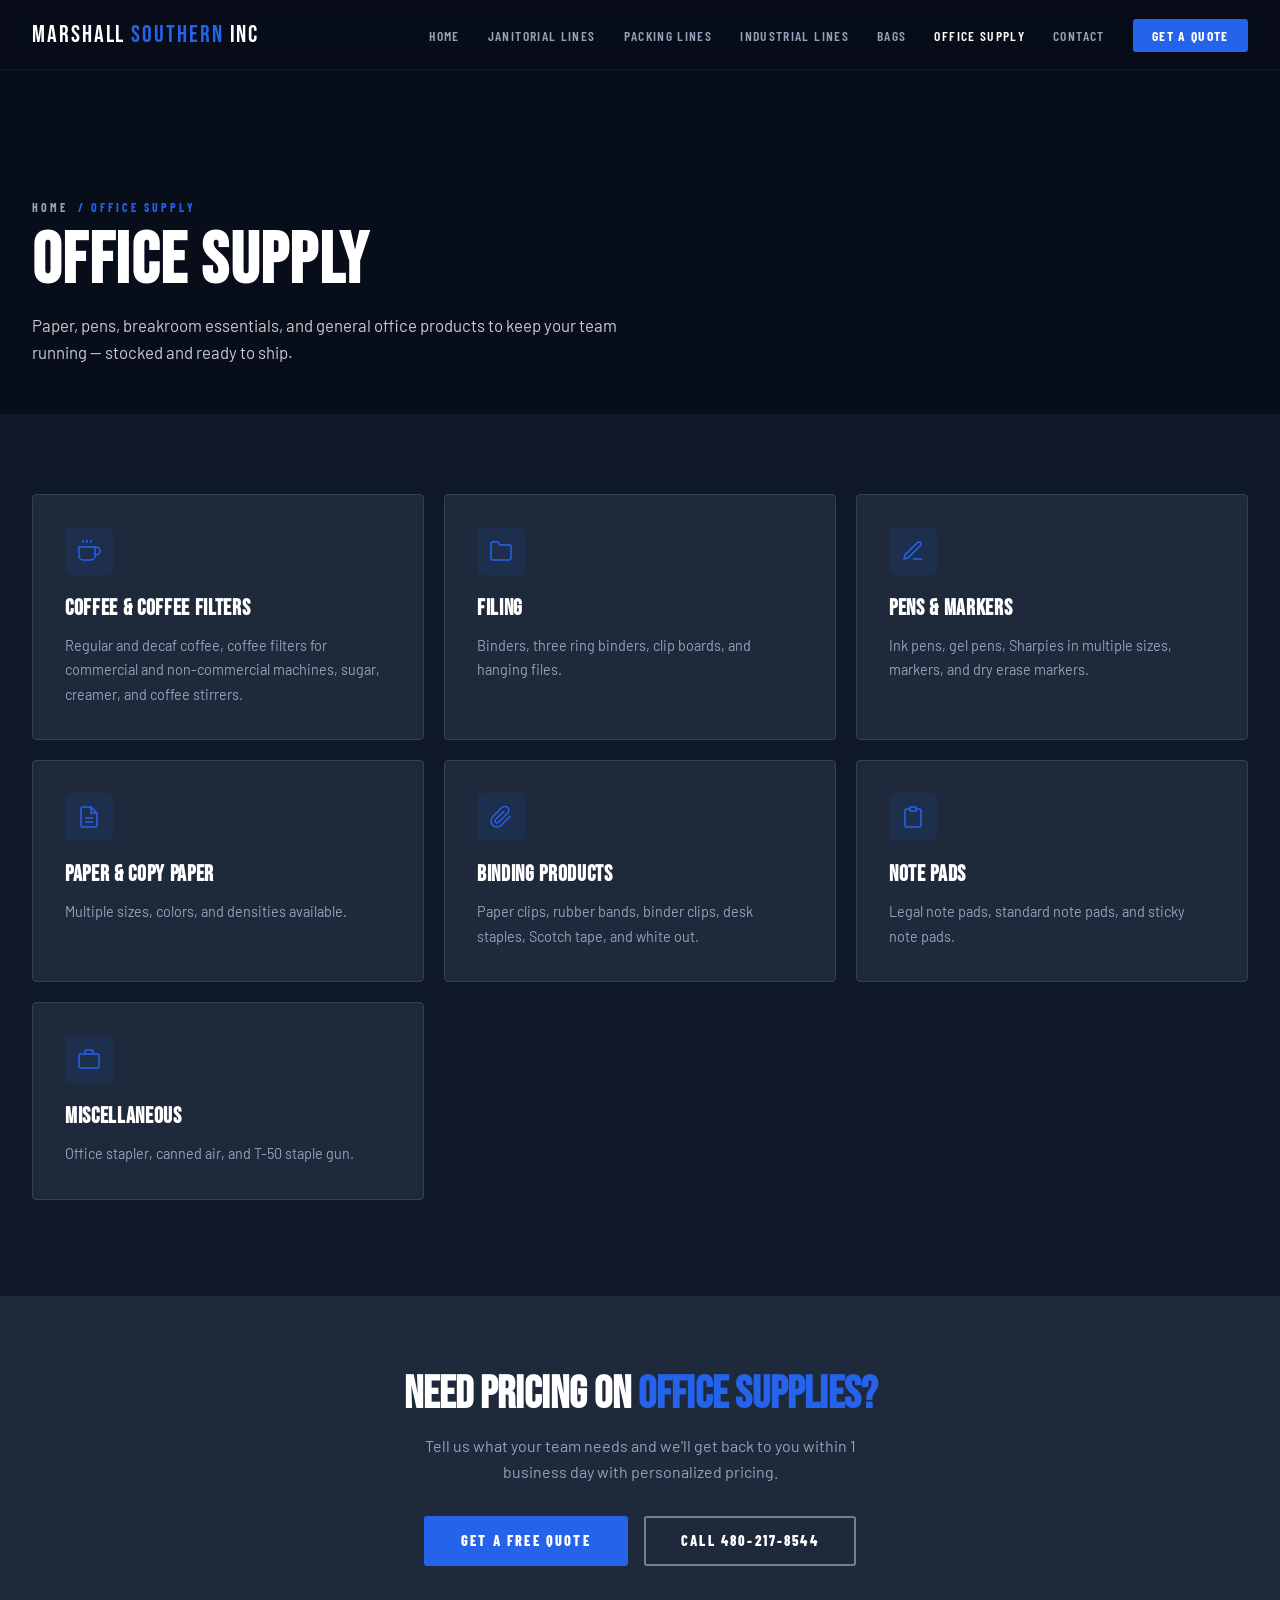
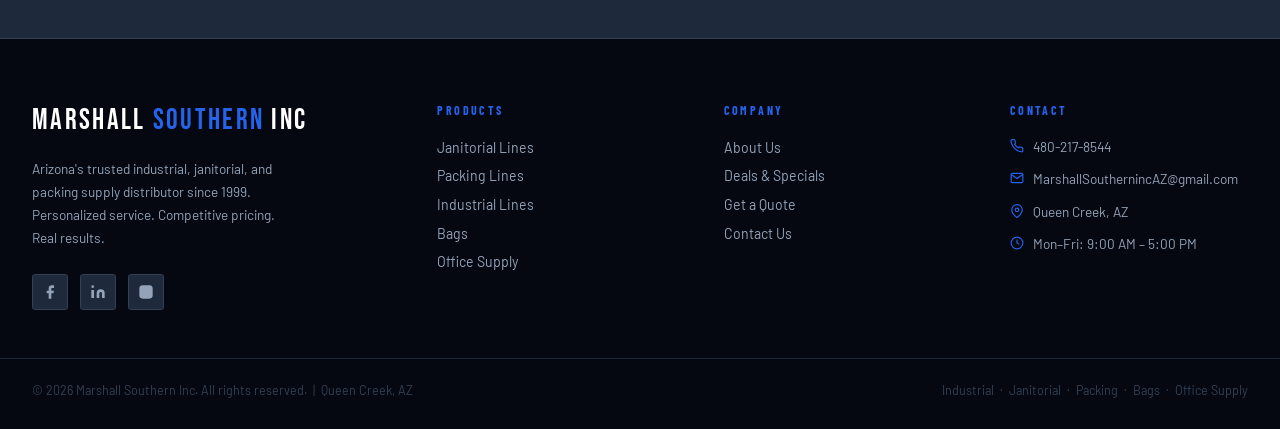
<file: office-supply.html>
<!DOCTYPE html>
<html lang="en">
<head>
  <meta charset="UTF-8">
  <meta name="viewport" content="width=device-width, initial-scale=1.0">

  <title>Office Supply | Paper, Pens &amp; Breakroom Essentials | Marshall Southern Inc</title>
  <meta name="description" content="Office supplies from Marshall Southern Inc: coffee, filing, pens and markers, copy paper, binding products, note pads, and more. Serving Queen Creek and all of Arizona. Call 480-217-8544.">
  <meta name="robots" content="index, follow">
  <link rel="canonical" href="https://marshallsoutherninc.com/office-supply.html">

  <link rel="preconnect" href="https://fonts.googleapis.com">
  <link rel="preconnect" href="https://fonts.gstatic.com" crossorigin>
  <link href="https://fonts.googleapis.com/css2?family=Bebas+Neue&family=Barlow:wght@400;500;600;700;800&family=Barlow+Condensed:wght@600;700;800&display=swap" rel="stylesheet">
  <link rel="stylesheet" href="assets/style.css">
</head>
<body>

<nav class="navbar" id="navbar">
  <div class="nav-container">
    <a href="index.html" class="nav-logo">
      <div class="logo-main">MARSHALL <span>SOUTHERN</span> INC</div>
    </a>
    <button class="nav-toggle" id="navToggle" aria-label="Toggle menu">
      <svg width="24" height="24" viewBox="0 0 24 24" fill="none" stroke="currentColor" stroke-width="2">
        <line x1="3" y1="6" x2="21" y2="6"/><line x1="3" y1="12" x2="21" y2="12"/><line x1="3" y1="18" x2="21" y2="18"/>
      </svg>
    </button>
    <ul class="nav-links" id="navLinks">
      <li><a href="index.html">Home</a></li>
      <li><a href="janitorial.html">Janitorial Lines</a></li>
      <li><a href="packing.html">Packing Lines</a></li>
      <li><a href="industrial.html">Industrial Lines</a></li>
      <li><a href="bags.html">Bags</a></li>
      <li><a href="office-supply.html" class="active">Office Supply</a></li>
      <li><a href="contact.html">Contact</a></li>
      <li><a href="contact.html" class="nav-cta">Get a Quote</a></li>
    </ul>
  </div>
</nav>

<section class="page-hero">
  <div class="page-hero-bg" style="background-image:url('https://images.unsplash.com/photo-1497366216548-37526070297c?auto=format&fit=crop&w=1600&q=80')"></div>
  <div class="page-hero-overlay"></div>
  <div class="page-hero-content">
    <div class="page-hero-crumb"><a href="index.html">Home</a> / Office Supply</div>
    <h1>Office Supply</h1>
    <p>Paper, pens, breakroom essentials, and general office products to keep your team running — stocked and ready to ship.</p>
  </div>
</section>

<section class="cat-section">
  <div class="section-container">
    <div class="cat-grid">

      <div class="cat-card">
        <div class="cat-icon"><svg viewBox="0 0 24 24"><path d="M18 8h1a4 4 0 0 1 0 8h-1"/><path d="M2 8h16v9a4 4 0 0 1-4 4H6a4 4 0 0 1-4-4V8z"/><line x1="6" y1="1" x2="6" y2="4"/><line x1="10" y1="1" x2="10" y2="4"/><line x1="14" y1="1" x2="14" y2="4"/></svg></div>
        <h3>Coffee &amp; Coffee Filters</h3>
        <p>Regular and decaf coffee, coffee filters for commercial and non-commercial machines, sugar, creamer, and coffee stirrers.</p>
      </div>

      <div class="cat-card">
        <div class="cat-icon"><svg viewBox="0 0 24 24"><path d="M22 19a2 2 0 0 1-2 2H4a2 2 0 0 1-2-2V5a2 2 0 0 1 2-2h5l2 3h9a2 2 0 0 1 2 2z"/></svg></div>
        <h3>Filing</h3>
        <p>Binders, three ring binders, clip boards, and hanging files.</p>
      </div>

      <div class="cat-card">
        <div class="cat-icon"><svg viewBox="0 0 24 24"><path d="M12 20h9"/><path d="M16.5 3.5a2.121 2.121 0 0 1 3 3L7 19l-4 1 1-4z"/></svg></div>
        <h3>Pens &amp; Markers</h3>
        <p>Ink pens, gel pens, Sharpies in multiple sizes, markers, and dry erase markers.</p>
      </div>

      <div class="cat-card">
        <div class="cat-icon"><svg viewBox="0 0 24 24"><path d="M14 2H6a2 2 0 0 0-2 2v16a2 2 0 0 0 2 2h12a2 2 0 0 0 2-2V8z"/><polyline points="14 2 14 8 20 8"/><line x1="16" y1="13" x2="8" y2="13"/><line x1="16" y1="17" x2="8" y2="17"/></svg></div>
        <h3>Paper &amp; Copy Paper</h3>
        <p>Multiple sizes, colors, and densities available.</p>
      </div>

      <div class="cat-card">
        <div class="cat-icon"><svg viewBox="0 0 24 24"><path d="M21.44 11.05l-9.19 9.19a6 6 0 0 1-8.49-8.49l9.19-9.19a4 4 0 0 1 5.66 5.66l-9.2 9.19a2 2 0 0 1-2.83-2.83l8.49-8.48"/></svg></div>
        <h3>Binding Products</h3>
        <p>Paper clips, rubber bands, binder clips, desk staples, Scotch tape, and white out.</p>
      </div>

      <div class="cat-card">
        <div class="cat-icon"><svg viewBox="0 0 24 24"><path d="M9 2h6v4H9z"/><path d="M9 4H6a2 2 0 0 0-2 2v14a2 2 0 0 0 2 2h12a2 2 0 0 0 2-2V6a2 2 0 0 0-2-2h-3"/></svg></div>
        <h3>Note Pads</h3>
        <p>Legal note pads, standard note pads, and sticky note pads.</p>
      </div>

      <div class="cat-card">
        <div class="cat-icon"><svg viewBox="0 0 24 24"><rect x="2" y="7" width="20" height="14" rx="2"/><path d="M16 7V5a2 2 0 0 0-2-2h-4a2 2 0 0 0-2 2v2"/></svg></div>
        <h3>Miscellaneous</h3>
        <p>Office stapler, canned air, and T-50 staple gun.</p>
      </div>

    </div>
  </div>
</section>

<section class="page-cta">
  <div class="section-container">
    <h2>Need Pricing on <span class="text-accent">Office Supplies?</span></h2>
    <p>Tell us what your team needs and we'll get back to you within 1 business day with personalized pricing.</p>
    <div class="page-cta-ctas">
      <a href="contact.html" class="btn btn-primary">GET A FREE QUOTE</a>
      <a href="tel:+14802178544" class="btn btn-ghost">CALL 480-217-8544</a>
    </div>
  </div>
</section>

<footer class="footer">
  <div class="footer-grid">
    <div class="footer-brand">
      <div style="margin-bottom:1.2rem;">
        <div class="logo-main" style="font-size:1.8rem;">MARSHALL <span style="color:var(--accent);">SOUTHERN</span> INC</div>
      </div>
      <p>Arizona's trusted industrial, janitorial, and packing supply distributor since 1999. Personalized service. Competitive pricing. Real results.</p>
      <div class="footer-social">
        <a href="#" class="social-link" aria-label="Facebook">
          <svg viewBox="0 0 24 24"><path d="M18 2h-3a5 5 0 0 0-5 5v3H7v4h3v8h4v-8h3l1-4h-4V7a1 1 0 0 1 1-1h3z"/></svg>
        </a>
        <a href="#" class="social-link" aria-label="LinkedIn">
          <svg viewBox="0 0 24 24"><path d="M16 8a6 6 0 0 1 6 6v7h-4v-7a2 2 0 0 0-2-2 2 2 0 0 0-2 2v7h-4v-7a6 6 0 0 1 6-6z"/><rect x="2" y="9" width="4" height="12"/><circle cx="4" cy="4" r="2"/></svg>
        </a>
        <a href="#" class="social-link" aria-label="Instagram">
          <svg viewBox="0 0 24 24"><rect x="2" y="2" width="20" height="20" rx="5" ry="5"/><path d="M16 11.37A4 4 0 1 1 12.63 8 4 4 0 0 1 16 11.37z"/><line x1="17.5" y1="6.5" x2="17.51" y2="6.5"/></svg>
        </a>
      </div>
    </div>

    <div class="footer-col">
      <h4>Products</h4>
      <ul>
        <li><a href="janitorial.html">Janitorial Lines</a></li>
        <li><a href="packing.html">Packing Lines</a></li>
        <li><a href="industrial.html">Industrial Lines</a></li>
        <li><a href="bags.html">Bags</a></li>
        <li><a href="office-supply.html">Office Supply</a></li>
      </ul>
    </div>

    <div class="footer-col">
      <h4>Company</h4>
      <ul>
        <li><a href="index.html#about">About Us</a></li>
        <li><a href="index.html#deals">Deals &amp; Specials</a></li>
        <li><a href="contact.html">Get a Quote</a></li>
        <li><a href="contact.html">Contact Us</a></li>
      </ul>
    </div>

    <div class="footer-col">
      <h4>Contact</h4>
      <div class="footer-contact-item">
        <svg viewBox="0 0 24 24"><path d="M22 16.92v3a2 2 0 0 1-2.18 2 19.79 19.79 0 0 1-8.63-3.07A19.5 19.5 0 0 1 4.69 12 19.79 19.79 0 0 1 1.61 3.4 2 2 0 0 1 3.6 1.21h3a2 2 0 0 1 2 1.72c.127.96.361 1.903.7 2.81a2 2 0 0 1-.45 2.11L7.91 8.81a16 16 0 0 0 6.29 6.29l.95-.96a2 2 0 0 1 2.11-.45c.907.339 1.85.573 2.81.7a2 2 0 0 1 1.72 2.03z"/></svg>
        <a href="tel:+14802178544">480-217-8544</a>
      </div>
      <div class="footer-contact-item">
        <svg viewBox="0 0 24 24"><path d="M4 4h16c1.1 0 2 .9 2 2v12c0 1.1-.9 2-2 2H4c-1.1 0-2-.9-2-2V6c0-1.1.9-2 2-2z"/><polyline points="22,6 12,13 2,6"/></svg>
        <a href="mailto:MarshallSouthernincAZ@gmail.com">MarshallSouthernincAZ@gmail.com</a>
      </div>
      <div class="footer-contact-item">
        <svg viewBox="0 0 24 24"><path d="M21 10c0 7-9 13-9 13s-9-6-9-13a9 9 0 0 1 18 0z"/><circle cx="12" cy="10" r="3"/></svg>
        <span>Queen Creek, AZ</span>
      </div>
      <div class="footer-contact-item">
        <svg viewBox="0 0 24 24"><circle cx="12" cy="12" r="10"/><polyline points="12 6 12 12 16 14"/></svg>
        <span>Mon–Fri: 9:00 AM – 5:00 PM</span>
      </div>
    </div>
  </div>

  <div class="footer-bottom">
    <p>&copy; 2026 Marshall Southern Inc. All rights reserved. &nbsp;|&nbsp; Queen Creek, AZ</p>
    <p>Industrial &nbsp;·&nbsp; Janitorial &nbsp;·&nbsp; Packing &nbsp;·&nbsp; Bags &nbsp;·&nbsp; Office Supply</p>
  </div>
</footer>

<script src="assets/site.js"></script>

</body>
</html>
</file>
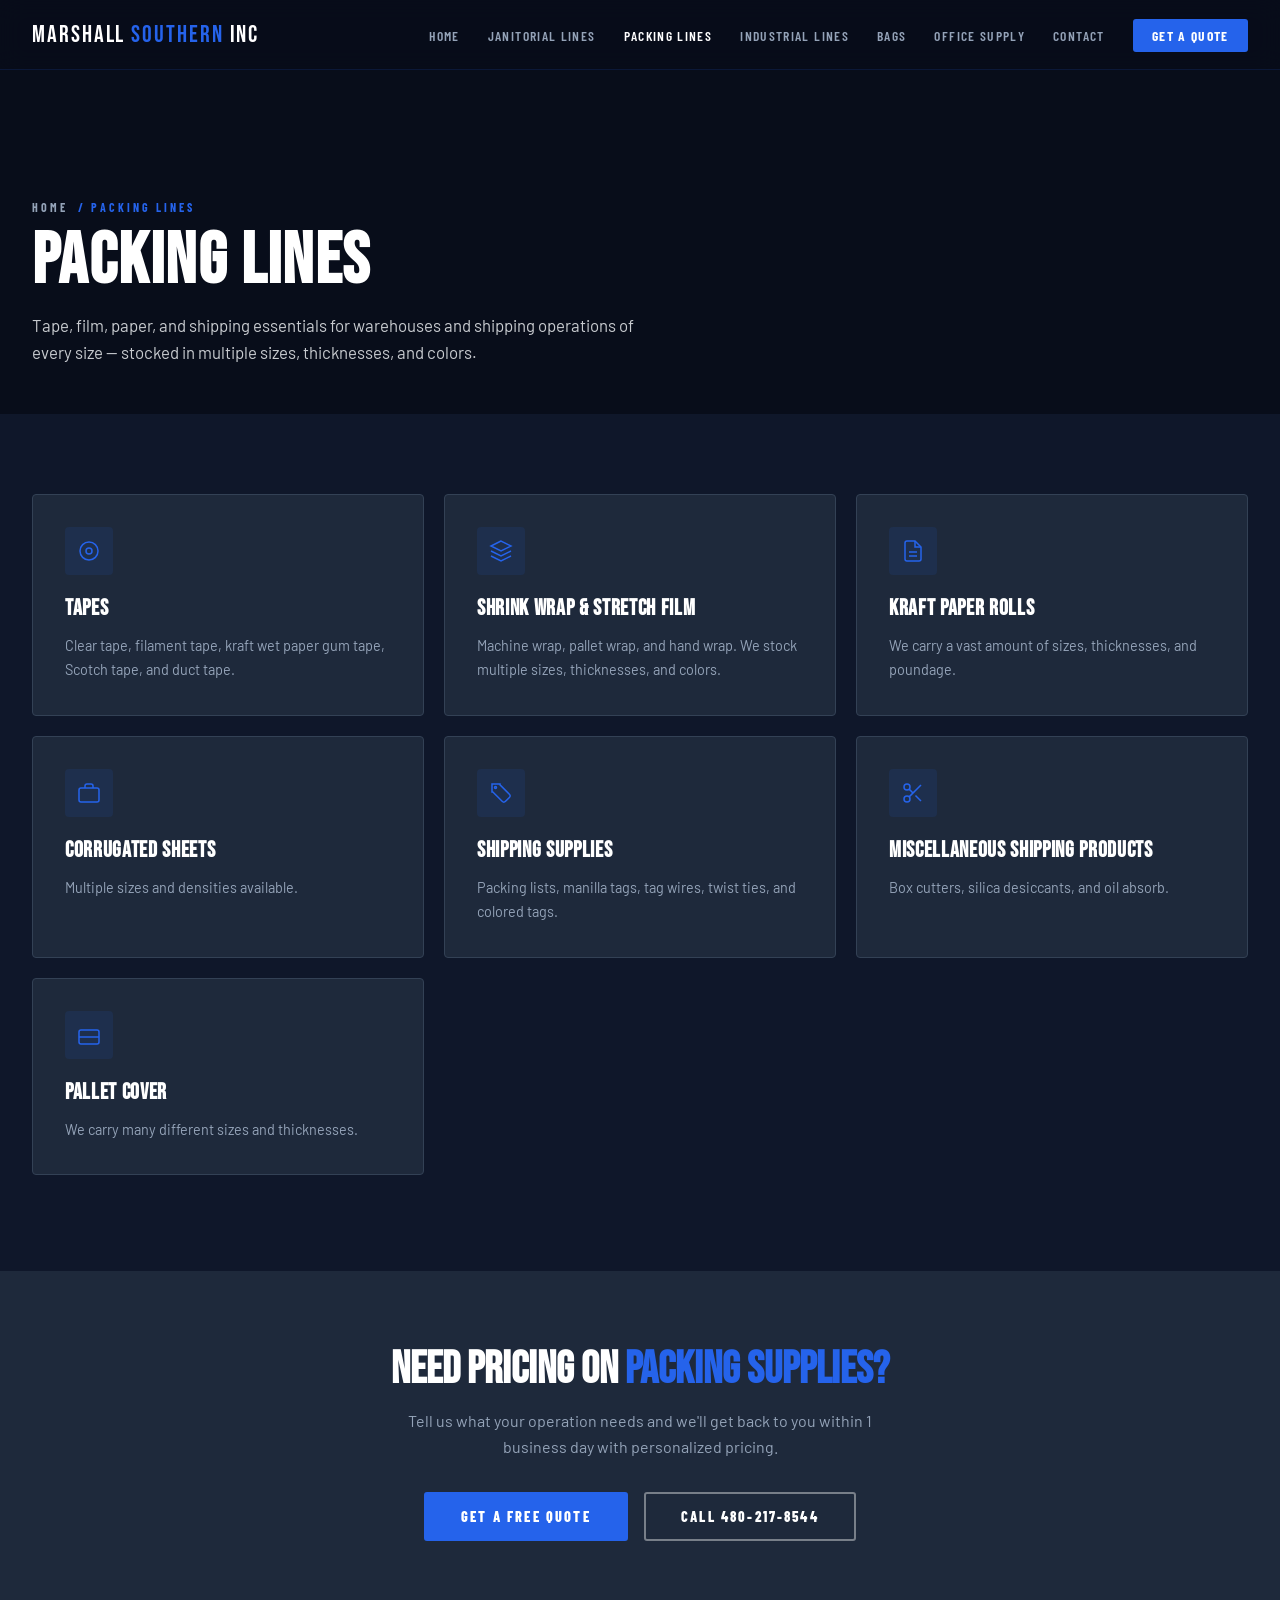
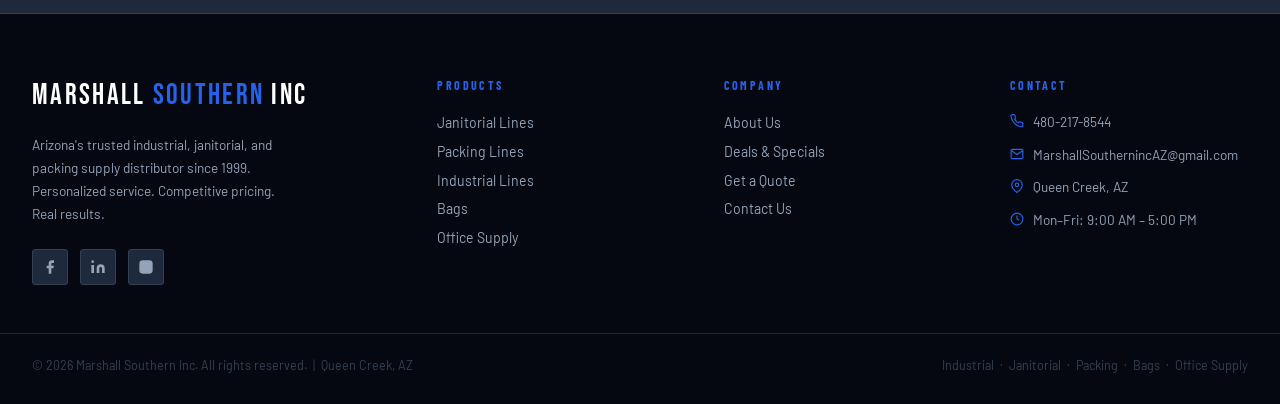
<file: packing.html>
<!DOCTYPE html>
<html lang="en">
<head>
  <meta charset="UTF-8">
  <meta name="viewport" content="width=device-width, initial-scale=1.0">

  <title>Packing Lines | Shipping &amp; Packing Supplies | Marshall Southern Inc</title>
  <meta name="description" content="Packing supplies from Marshall Southern Inc: tapes, shrink wrap, stretch film, kraft paper rolls, corrugated sheets, shipping supplies, and pallet cover. Serving Queen Creek and all of Arizona. Call 480-217-8544.">
  <meta name="robots" content="index, follow">
  <link rel="canonical" href="https://marshallsoutherninc.com/packing.html">

  <link rel="preconnect" href="https://fonts.googleapis.com">
  <link rel="preconnect" href="https://fonts.gstatic.com" crossorigin>
  <link href="https://fonts.googleapis.com/css2?family=Bebas+Neue&family=Barlow:wght@400;500;600;700;800&family=Barlow+Condensed:wght@600;700;800&display=swap" rel="stylesheet">
  <link rel="stylesheet" href="assets/style.css">
</head>
<body>

<nav class="navbar" id="navbar">
  <div class="nav-container">
    <a href="index.html" class="nav-logo">
      <div class="logo-main">MARSHALL <span>SOUTHERN</span> INC</div>
    </a>
    <button class="nav-toggle" id="navToggle" aria-label="Toggle menu">
      <svg width="24" height="24" viewBox="0 0 24 24" fill="none" stroke="currentColor" stroke-width="2">
        <line x1="3" y1="6" x2="21" y2="6"/><line x1="3" y1="12" x2="21" y2="12"/><line x1="3" y1="18" x2="21" y2="18"/>
      </svg>
    </button>
    <ul class="nav-links" id="navLinks">
      <li><a href="index.html">Home</a></li>
      <li><a href="janitorial.html">Janitorial Lines</a></li>
      <li><a href="packing.html" class="active">Packing Lines</a></li>
      <li><a href="industrial.html">Industrial Lines</a></li>
      <li><a href="bags.html">Bags</a></li>
      <li><a href="office-supply.html">Office Supply</a></li>
      <li><a href="contact.html">Contact</a></li>
      <li><a href="contact.html" class="nav-cta">Get a Quote</a></li>
    </ul>
  </div>
</nav>

<section class="page-hero">
  <div class="page-hero-bg" style="background-image:url('https://images.unsplash.com/photo-1586528116311-ad8dd3c8310d?auto=format&fit=crop&w=1600&q=80')"></div>
  <div class="page-hero-overlay"></div>
  <div class="page-hero-content">
    <div class="page-hero-crumb"><a href="index.html">Home</a> / Packing Lines</div>
    <h1>Packing Lines</h1>
    <p>Tape, film, paper, and shipping essentials for warehouses and shipping operations of every size — stocked in multiple sizes, thicknesses, and colors.</p>
  </div>
</section>

<section class="cat-section">
  <div class="section-container">
    <div class="cat-grid">

      <div class="cat-card">
        <div class="cat-icon"><svg viewBox="0 0 24 24"><circle cx="12" cy="12" r="9"/><circle cx="12" cy="12" r="3"/></svg></div>
        <h3>Tapes</h3>
        <p>Clear tape, filament tape, kraft wet paper gum tape, Scotch tape, and duct tape.</p>
      </div>

      <div class="cat-card">
        <div class="cat-icon"><svg viewBox="0 0 24 24"><polygon points="12 2 2 7 12 12 22 7 12 2"/><polyline points="2 17 12 22 22 17"/><polyline points="2 12 12 17 22 12"/></svg></div>
        <h3>Shrink Wrap &amp; Stretch Film</h3>
        <p>Machine wrap, pallet wrap, and hand wrap. We stock multiple sizes, thicknesses, and colors.</p>
      </div>

      <div class="cat-card">
        <div class="cat-icon"><svg viewBox="0 0 24 24"><path d="M14 2H6a2 2 0 0 0-2 2v16a2 2 0 0 0 2 2h12a2 2 0 0 0 2-2V8z"/><polyline points="14 2 14 8 20 8"/><line x1="16" y1="13" x2="8" y2="13"/><line x1="16" y1="17" x2="8" y2="17"/></svg></div>
        <h3>Kraft Paper Rolls</h3>
        <p>We carry a vast amount of sizes, thicknesses, and poundage.</p>
      </div>

      <div class="cat-card">
        <div class="cat-icon"><svg viewBox="0 0 24 24"><rect x="2" y="7" width="20" height="14" rx="2"/><path d="M16 7V5a2 2 0 0 0-2-2h-4a2 2 0 0 0-2 2v2"/></svg></div>
        <h3>Corrugated Sheets</h3>
        <p>Multiple sizes and densities available.</p>
      </div>

      <div class="cat-card">
        <div class="cat-icon"><svg viewBox="0 0 24 24"><path d="M20.59 13.41L11 3.83V3H3v8h.83l9.58 9.59a2 2 0 0 0 2.83 0l4.35-4.35a2 2 0 0 0 0-2.83z"/><circle cx="6.5" cy="6.5" r="1"/></svg></div>
        <h3>Shipping Supplies</h3>
        <p>Packing lists, manilla tags, tag wires, twist ties, and colored tags.</p>
      </div>

      <div class="cat-card">
        <div class="cat-icon"><svg viewBox="0 0 24 24"><circle cx="6" cy="6" r="3"/><circle cx="6" cy="18" r="3"/><line x1="20" y1="4" x2="8.12" y2="15.88"/><line x1="14.47" y1="14.48" x2="20" y2="20"/><line x1="8.12" y1="8.12" x2="12" y2="12"/></svg></div>
        <h3>Miscellaneous Shipping Products</h3>
        <p>Box cutters, silica desiccants, and oil absorb.</p>
      </div>

      <div class="cat-card">
        <div class="cat-icon"><svg viewBox="0 0 24 24"><rect x="2" y="7" width="20" height="14" rx="2"/><line x1="2" y1="14" x2="22" y2="14"/></svg></div>
        <h3>Pallet Cover</h3>
        <p>We carry many different sizes and thicknesses.</p>
      </div>

    </div>
  </div>
</section>

<section class="page-cta">
  <div class="section-container">
    <h2>Need Pricing on <span class="text-accent">Packing Supplies?</span></h2>
    <p>Tell us what your operation needs and we'll get back to you within 1 business day with personalized pricing.</p>
    <div class="page-cta-ctas">
      <a href="contact.html" class="btn btn-primary">GET A FREE QUOTE</a>
      <a href="tel:+14802178544" class="btn btn-ghost">CALL 480-217-8544</a>
    </div>
  </div>
</section>

<footer class="footer">
  <div class="footer-grid">
    <div class="footer-brand">
      <div style="margin-bottom:1.2rem;">
        <div class="logo-main" style="font-size:1.8rem;">MARSHALL <span style="color:var(--accent);">SOUTHERN</span> INC</div>
      </div>
      <p>Arizona's trusted industrial, janitorial, and packing supply distributor since 1999. Personalized service. Competitive pricing. Real results.</p>
      <div class="footer-social">
        <a href="#" class="social-link" aria-label="Facebook">
          <svg viewBox="0 0 24 24"><path d="M18 2h-3a5 5 0 0 0-5 5v3H7v4h3v8h4v-8h3l1-4h-4V7a1 1 0 0 1 1-1h3z"/></svg>
        </a>
        <a href="#" class="social-link" aria-label="LinkedIn">
          <svg viewBox="0 0 24 24"><path d="M16 8a6 6 0 0 1 6 6v7h-4v-7a2 2 0 0 0-2-2 2 2 0 0 0-2 2v7h-4v-7a6 6 0 0 1 6-6z"/><rect x="2" y="9" width="4" height="12"/><circle cx="4" cy="4" r="2"/></svg>
        </a>
        <a href="#" class="social-link" aria-label="Instagram">
          <svg viewBox="0 0 24 24"><rect x="2" y="2" width="20" height="20" rx="5" ry="5"/><path d="M16 11.37A4 4 0 1 1 12.63 8 4 4 0 0 1 16 11.37z"/><line x1="17.5" y1="6.5" x2="17.51" y2="6.5"/></svg>
        </a>
      </div>
    </div>

    <div class="footer-col">
      <h4>Products</h4>
      <ul>
        <li><a href="janitorial.html">Janitorial Lines</a></li>
        <li><a href="packing.html">Packing Lines</a></li>
        <li><a href="industrial.html">Industrial Lines</a></li>
        <li><a href="bags.html">Bags</a></li>
        <li><a href="office-supply.html">Office Supply</a></li>
      </ul>
    </div>

    <div class="footer-col">
      <h4>Company</h4>
      <ul>
        <li><a href="index.html#about">About Us</a></li>
        <li><a href="index.html#deals">Deals &amp; Specials</a></li>
        <li><a href="contact.html">Get a Quote</a></li>
        <li><a href="contact.html">Contact Us</a></li>
      </ul>
    </div>

    <div class="footer-col">
      <h4>Contact</h4>
      <div class="footer-contact-item">
        <svg viewBox="0 0 24 24"><path d="M22 16.92v3a2 2 0 0 1-2.18 2 19.79 19.79 0 0 1-8.63-3.07A19.5 19.5 0 0 1 4.69 12 19.79 19.79 0 0 1 1.61 3.4 2 2 0 0 1 3.6 1.21h3a2 2 0 0 1 2 1.72c.127.96.361 1.903.7 2.81a2 2 0 0 1-.45 2.11L7.91 8.81a16 16 0 0 0 6.29 6.29l.95-.96a2 2 0 0 1 2.11-.45c.907.339 1.85.573 2.81.7a2 2 0 0 1 1.72 2.03z"/></svg>
        <a href="tel:+14802178544">480-217-8544</a>
      </div>
      <div class="footer-contact-item">
        <svg viewBox="0 0 24 24"><path d="M4 4h16c1.1 0 2 .9 2 2v12c0 1.1-.9 2-2 2H4c-1.1 0-2-.9-2-2V6c0-1.1.9-2 2-2z"/><polyline points="22,6 12,13 2,6"/></svg>
        <a href="mailto:MarshallSouthernincAZ@gmail.com">MarshallSouthernincAZ@gmail.com</a>
      </div>
      <div class="footer-contact-item">
        <svg viewBox="0 0 24 24"><path d="M21 10c0 7-9 13-9 13s-9-6-9-13a9 9 0 0 1 18 0z"/><circle cx="12" cy="10" r="3"/></svg>
        <span>Queen Creek, AZ</span>
      </div>
      <div class="footer-contact-item">
        <svg viewBox="0 0 24 24"><circle cx="12" cy="12" r="10"/><polyline points="12 6 12 12 16 14"/></svg>
        <span>Mon–Fri: 9:00 AM – 5:00 PM</span>
      </div>
    </div>
  </div>

  <div class="footer-bottom">
    <p>&copy; 2026 Marshall Southern Inc. All rights reserved. &nbsp;|&nbsp; Queen Creek, AZ</p>
    <p>Industrial &nbsp;·&nbsp; Janitorial &nbsp;·&nbsp; Packing &nbsp;·&nbsp; Bags &nbsp;·&nbsp; Office Supply</p>
  </div>
</footer>

<script src="assets/site.js"></script>

</body>
</html>
</file>
<file: assets/style.css>
*, *::before, *::after { box-sizing: border-box; margin: 0; padding: 0; }

:root {
  --dark:       #080D1A;
  --dark-2:     #0F172A;
  --dark-3:     #1E293B;
  --dark-4:     #334155;
  --accent:     #2563EB;
  --accent-2:   #60A5FA;
  --light:      #F8FAFC;
  --muted:      #94A3B8;
  --white:      #FFFFFF;
  --font-head:  'Bebas Neue', sans-serif;
  --font-body:  'Barlow', sans-serif;
  --font-cond:  'Barlow Condensed', sans-serif;
}

html { scroll-behavior: smooth; }

body {
  font-family: var(--font-body);
  background: var(--dark);
  color: var(--light);
  overflow-x: hidden;
}

a { text-decoration: none; color: inherit; }

/* ── NAVBAR ── */
.navbar {
  position: fixed;
  top: 0; left: 0; right: 0;
  z-index: 1000;
  padding: 0 2rem;
  height: 70px;
  display: flex;
  align-items: center;
  background: rgba(8, 13, 26, 0.92);
  backdrop-filter: blur(12px);
  border-bottom: 1px solid rgba(37,99,235,0.15);
  transition: background 0.3s, box-shadow 0.3s;
}
.navbar.scrolled {
  background: rgba(8, 13, 26, 0.98);
  box-shadow: 0 2px 40px rgba(0,0,0,0.6);
}
.nav-container {
  width: 100%;
  max-width: 1280px;
  margin: 0 auto;
  display: flex;
  align-items: center;
  justify-content: space-between;
}
.nav-logo {
  display: flex;
  align-items: center;
}
.nav-logo-img {
  height: 54px;
  width: auto;
  display: block;
  background: #fff;
  border-radius: 6px;
  padding: 4px 8px;
}
.logo-main {
  font-family: var(--font-head);
  font-size: 1.5rem;
  letter-spacing: 0.08em;
  color: var(--white);
}
.logo-main span { color: var(--accent); }
.logo-sub {
  font-family: var(--font-cond);
  font-size: 0.6rem;
  letter-spacing: 0.35em;
  color: var(--muted);
  padding-left: 2px;
}
.nav-links {
  display: flex;
  align-items: center;
  gap: 1.75rem;
  list-style: none;
}
.nav-links a {
  font-family: var(--font-cond);
  font-weight: 600;
  font-size: 0.85rem;
  letter-spacing: 0.1em;
  text-transform: uppercase;
  color: var(--muted);
  transition: color 0.2s;
}
.nav-links a:hover { color: var(--white); }
.nav-links a.active { color: var(--white); }
.nav-cta {
  background: var(--accent) !important;
  color: var(--white) !important;
  padding: 0.5rem 1.2rem;
  border-radius: 3px;
  font-weight: 700 !important;
  transition: background 0.2s !important;
}
.nav-cta:hover { background: #1D4ED8 !important; }
.nav-toggle {
  display: none;
  background: none;
  border: none;
  color: var(--white);
  font-size: 1.6rem;
  cursor: pointer;
}

/* ── HERO (home) ── */
.hero {
  position: relative;
  min-height: 100vh;
  display: flex;
  align-items: center;
  overflow: hidden;
}
.hero-bg {
  position: absolute;
  inset: 0;
  background-image: url('https://images.unsplash.com/photo-1553413077-190dd305871c?auto=format&fit=crop&w=1920&q=80');
  background-size: cover;
  background-position: center;
  transform: scale(1.03);
  transition: transform 8s ease;
}
.hero-bg.loaded { transform: scale(1); }
.hero-overlay {
  position: absolute;
  inset: 0;
  background: radial-gradient(
    ellipse at center,
    rgba(8,13,26,0.72) 0%,
    rgba(8,13,26,0.96) 100%
  );
}
.hero-accent-bar {
  position: absolute;
  left: 0; top: 0; bottom: 0;
  width: 5px;
  background: var(--accent);
}
.hero-content {
  position: relative;
  z-index: 2;
  max-width: 900px;
  margin: 0 auto;
  padding: 0 2rem;
  padding-top: 70px;
  width: 100%;
  text-align: center;
  display: flex;
  flex-direction: column;
  align-items: center;
}
.hero-label {
  font-family: var(--font-cond);
  font-weight: 700;
  font-size: 0.75rem;
  letter-spacing: 0.25em;
  color: var(--accent);
  text-transform: uppercase;
  margin-bottom: 1.2rem;
  display: flex;
  align-items: center;
  gap: 0.75rem;
}
.hero-label::before {
  content: '';
  display: inline-block;
  width: 30px;
  height: 2px;
  background: var(--accent);
}
.hero-title {
  font-family: var(--font-head);
  font-size: clamp(1.4rem, 3.5vw, 2.8rem);
  line-height: 1.1;
  letter-spacing: 0.12em;
  color: rgba(248,250,252,0.55);
  margin-bottom: 1.2rem;
  text-transform: uppercase;
}
.hero-title .accent { color: var(--accent); }
.hero-logo-img {
  width: min(780px, 92%);
  height: auto;
  display: block;
  margin-bottom: 1rem;
  filter: drop-shadow(0 8px 40px rgba(0,0,0,0.7));
  mix-blend-mode: multiply;
}
.hero-categories {
  font-family: var(--font-cond);
  font-weight: 700;
  font-size: clamp(0.85rem, 1.4vw, 1.1rem);
  letter-spacing: 0.15em;
  color: var(--accent-2);
  text-transform: uppercase;
  line-height: 2;
  margin-bottom: 1.5rem;
}
.hero-body {
  font-size: 1.1rem;
  color: rgba(248,250,252,0.75);
  max-width: 520px;
  line-height: 1.6;
  margin-bottom: 2.5rem;
}
.hero-ctas {
  display: flex;
  gap: 1rem;
  flex-wrap: wrap;
  margin-bottom: 3rem;
}
.btn {
  font-family: var(--font-cond);
  font-weight: 800;
  font-size: 0.9rem;
  letter-spacing: 0.15em;
  text-transform: uppercase;
  padding: 0.9rem 2.2rem;
  border-radius: 3px;
  cursor: pointer;
  border: 2px solid transparent;
  transition: all 0.2s;
  display: inline-flex;
  align-items: center;
  gap: 0.5rem;
}
.btn-primary {
  background: var(--accent);
  color: var(--white);
  border-color: var(--accent);
}
.btn-primary:hover {
  background: #1D4ED8;
  border-color: #1D4ED8;
  transform: translateY(-2px);
  box-shadow: 0 8px 25px rgba(37,99,235,0.4);
}
.btn-ghost {
  background: transparent;
  color: var(--white);
  border-color: rgba(255,255,255,0.4);
}
.btn-ghost:hover {
  border-color: var(--white);
  background: rgba(255,255,255,0.08);
  transform: translateY(-2px);
}
.hero-phone {
  display: flex;
  align-items: center;
  gap: 0.6rem;
}
.hero-phone-label {
  font-family: var(--font-cond);
  font-size: 0.65rem;
  letter-spacing: 0.3em;
  color: var(--muted);
  text-transform: uppercase;
  margin-bottom: 0.15rem;
}
.hero-phone a {
  font-family: var(--font-head);
  font-size: clamp(2rem, 4vw, 3rem);
  color: var(--accent);
  letter-spacing: 0.06em;
  line-height: 1;
  transition: color 0.2s;
}
.hero-phone a:hover { color: var(--accent-2); }
.hero-phone-icon {
  width: 52px; height: 52px;
  border-radius: 50%;
  background: rgba(37,99,235,0.2);
  border: 1px solid rgba(37,99,235,0.4);
  display: flex;
  align-items: center;
  justify-content: center;
}
.hero-phone-icon svg { width: 16px; height: 16px; fill: var(--accent); }
.hero-scroll {
  position: absolute;
  bottom: 2rem;
  left: 50%;
  transform: translateX(-50%);
  z-index: 2;
  display: flex;
  flex-direction: column;
  align-items: center;
  gap: 0.4rem;
  opacity: 0.5;
  animation: bounce 2s infinite;
}
.hero-scroll span {
  font-family: var(--font-cond);
  font-size: 0.7rem;
  letter-spacing: 0.2em;
  color: var(--muted);
  text-transform: uppercase;
}
.hero-scroll svg { width: 20px; height: 20px; stroke: var(--muted); fill: none; }
@keyframes bounce {
  0%, 100% { transform: translateX(-50%) translateY(0); }
  50% { transform: translateX(-50%) translateY(6px); }
}

/* ── PAGE HERO (subpages) ── */
.page-hero {
  position: relative;
  min-height: 46vh;
  display: flex;
  align-items: flex-end;
  overflow: hidden;
  padding-top: 70px;
}
.page-hero-bg {
  position: absolute;
  inset: 0;
  background-size: cover;
  background-position: center;
}
.page-hero-overlay {
  position: absolute;
  inset: 0;
  background: linear-gradient(to top, rgba(8,13,26,0.98) 0%, rgba(8,13,26,0.75) 55%, rgba(8,13,26,0.55) 100%);
}
.page-hero-content {
  position: relative;
  z-index: 2;
  max-width: 1280px;
  margin: 0 auto;
  padding: 3.5rem 2rem 3rem;
  width: 100%;
}
.page-hero-crumb {
  font-family: var(--font-cond);
  font-weight: 700;
  font-size: 0.75rem;
  letter-spacing: 0.25em;
  color: var(--accent);
  text-transform: uppercase;
  margin-bottom: 0.75rem;
  display: flex;
  align-items: center;
  gap: 0.6rem;
}
.page-hero-crumb a { color: var(--muted); transition: color 0.2s; }
.page-hero-crumb a:hover { color: var(--white); }
.page-hero-content h1 {
  font-family: var(--font-head);
  font-size: clamp(2.6rem, 6vw, 4.5rem);
  color: var(--white);
  letter-spacing: 0.02em;
  line-height: 1;
  margin-bottom: 0.9rem;
}
.page-hero-content p {
  font-size: 1.05rem;
  color: rgba(248,250,252,0.8);
  max-width: 620px;
  line-height: 1.6;
}

/* ── TRUST BAR ── */
.trust-bar {
  background: var(--accent);
  padding: 1.1rem 2rem;
}
.trust-container {
  max-width: 1280px;
  margin: 0 auto;
  display: flex;
  align-items: center;
  justify-content: center;
  gap: 0;
  flex-wrap: wrap;
}
.trust-item {
  display: flex;
  flex-direction: column;
  align-items: center;
  padding: 0 2.5rem;
  text-align: center;
}
.trust-number {
  font-family: var(--font-head);
  font-size: 1.8rem;
  color: var(--white);
  line-height: 1;
}
.trust-label {
  font-family: var(--font-cond);
  font-weight: 600;
  font-size: 0.7rem;
  letter-spacing: 0.15em;
  color: rgba(255,255,255,0.8);
  text-transform: uppercase;
}
.trust-divider {
  width: 1px;
  height: 40px;
  background: rgba(255,255,255,0.3);
}

/* ── SECTION COMMONS ── */
.section-container {
  max-width: 1280px;
  margin: 0 auto;
  padding: 0 2rem;
}
.section-header {
  text-align: center;
  margin-bottom: 3.5rem;
}
.section-tag {
  display: inline-block;
  font-family: var(--font-cond);
  font-weight: 700;
  font-size: 0.72rem;
  letter-spacing: 0.3em;
  text-transform: uppercase;
  color: var(--accent);
  margin-bottom: 1rem;
  position: relative;
  padding: 0 1rem;
}
.section-tag::before,
.section-tag::after {
  content: '';
  position: absolute;
  top: 50%;
  width: 30px;
  height: 1px;
  background: var(--accent);
}
.section-tag::before { right: 100%; margin-right: -0.5rem; }
.section-tag::after { left: 100%; margin-left: -0.5rem; }
.section-header h2 {
  font-family: var(--font-head);
  font-size: clamp(2rem, 4vw, 3.2rem);
  color: var(--white);
  line-height: 1.05;
  letter-spacing: 0.02em;
}
.section-header p {
  font-size: 1rem;
  color: var(--muted);
  margin-top: 0.75rem;
  max-width: 520px;
  margin-left: auto;
  margin-right: auto;
  line-height: 1.6;
}
.text-accent { color: var(--accent); }

/* ── PRODUCTS (home) ── */
.products {
  padding: 6rem 0;
  background: var(--dark-2);
}
.products-grid {
  display: grid;
  grid-template-columns: repeat(3, 1fr);
  gap: 1.25rem;
}
.product-card {
  position: relative;
  border-radius: 4px;
  overflow: hidden;
  aspect-ratio: 4/3;
  cursor: pointer;
  display: block;
}
.product-card:nth-child(1),
.product-card:nth-child(2) {
  aspect-ratio: 16/9;
}
.products-grid .product-card:nth-child(1) { grid-column: span 2; }
.product-card-bg {
  position: absolute;
  inset: 0;
  background-size: cover;
  background-position: center;
  transition: transform 0.5s ease;
}
.product-card:hover .product-card-bg { transform: scale(1.06); }
.product-card-overlay {
  position: absolute;
  inset: 0;
  background: linear-gradient(to top, rgba(8,13,26,0.92) 0%, rgba(8,13,26,0.3) 60%, rgba(8,13,26,0.1) 100%);
  transition: background 0.3s;
}
.product-card:hover .product-card-overlay {
  background: linear-gradient(to top, rgba(8,13,26,0.95) 0%, rgba(8,13,26,0.5) 60%, rgba(8,13,26,0.2) 100%);
}
.product-card-content {
  position: absolute;
  bottom: 0; left: 0; right: 0;
  padding: 1.5rem;
  transform: translateY(0);
  transition: transform 0.3s;
}
.product-card-icon {
  width: 40px; height: 40px;
  border-radius: 3px;
  background: var(--accent);
  display: flex;
  align-items: center;
  justify-content: center;
  margin-bottom: 0.75rem;
}
.product-card-icon svg { width: 22px; height: 22px; fill: var(--white); }
.product-card h3 {
  font-family: var(--font-head);
  font-size: 1.6rem;
  color: var(--white);
  letter-spacing: 0.03em;
  margin-bottom: 0.3rem;
}
.product-card p {
  font-size: 1rem;
  color: var(--light);
  line-height: 1.6;
  margin-bottom: 0.75rem;
}
.product-card-link {
  font-family: var(--font-cond);
  font-weight: 700;
  font-size: 0.75rem;
  letter-spacing: 0.15em;
  text-transform: uppercase;
  color: var(--accent);
  display: flex;
  align-items: center;
  gap: 0.4rem;
  opacity: 0;
  transition: opacity 0.3s;
}
.product-card-link svg { width: 14px; height: 14px; stroke: currentColor; fill: none; }
.product-card:hover .product-card-link { opacity: 1; }

/* ── DEALS (home) ── */
.deals {
  padding: 6rem 0;
  background: var(--dark-3);
  position: relative;
  overflow: hidden;
}
.deals::before {
  content: 'DEALS';
  position: absolute;
  right: -2rem;
  top: 50%;
  transform: translateY(-50%);
  font-family: var(--font-head);
  font-size: 14rem;
  color: rgba(37,99,235,0.04);
  white-space: nowrap;
  pointer-events: none;
}
.deals-container {
  max-width: 1280px;
  margin: 0 auto;
  padding: 0 2rem;
  position: relative;
}
.deals-grid {
  display: grid;
  grid-template-columns: repeat(2, 1fr);
  gap: 1.25rem;
  margin: 3rem 0;
}
.deal-card {
  background: var(--dark-2);
  border: 1px solid var(--dark-4);
  border-radius: 4px;
  padding: 2rem;
  position: relative;
  overflow: hidden;
  transition: border-color 0.3s, transform 0.3s;
}
.deal-card:hover {
  border-color: var(--accent);
  transform: translateY(-4px);
  box-shadow: 0 12px 40px rgba(37,99,235,0.15);
}
.deal-card::before {
  content: '';
  position: absolute;
  top: 0; left: 0; right: 0;
  height: 3px;
  background: var(--accent);
  transform: scaleX(0);
  transform-origin: left;
  transition: transform 0.3s;
}
.deal-card:hover::before { transform: scaleX(1); }
.deal-badge {
  display: inline-block;
  background: rgba(37,99,235,0.15);
  border: 1px solid rgba(37,99,235,0.4);
  color: var(--accent);
  font-family: var(--font-cond);
  font-weight: 700;
  font-size: 0.7rem;
  letter-spacing: 0.15em;
  text-transform: uppercase;
  padding: 0.25rem 0.75rem;
  border-radius: 2px;
  margin-bottom: 1rem;
}
.deal-card h3 {
  font-family: var(--font-head);
  font-size: 1.5rem;
  color: var(--white);
  letter-spacing: 0.03em;
  margin-bottom: 0.5rem;
}
.deal-card p {
  font-size: 0.88rem;
  color: var(--muted);
  line-height: 1.6;
}
.deal-icon {
  width: 48px; height: 48px;
  margin-bottom: 1.25rem;
  background: rgba(37,99,235,0.1);
  border-radius: 4px;
  display: flex;
  align-items: center;
  justify-content: center;
}
.deal-icon svg { width: 24px; height: 24px; stroke: var(--accent); fill: none; stroke-width: 1.5; }
.deals-cta { text-align: center; }

/* ── WHY (home) ── */
.why {
  padding: 6rem 0;
  background: var(--dark-2);
}
.why-grid {
  display: grid;
  grid-template-columns: repeat(3, 1fr);
  gap: 2rem;
}
.why-card {
  text-align: center;
  padding: 2.5rem 2rem;
  background: var(--dark-3);
  border-radius: 4px;
  border: 1px solid var(--dark-4);
  transition: border-color 0.3s, transform 0.3s;
}
.why-card:hover {
  border-color: rgba(37,99,235,0.4);
  transform: translateY(-4px);
}
.why-icon {
  width: 64px; height: 64px;
  border-radius: 50%;
  background: rgba(37,99,235,0.1);
  border: 2px solid rgba(37,99,235,0.3);
  display: flex;
  align-items: center;
  justify-content: center;
  margin: 0 auto 1.5rem;
}
.why-icon svg { width: 30px; height: 30px; stroke: var(--accent); fill: none; stroke-width: 1.5; }
.why-number {
  font-family: var(--font-head);
  font-size: 3rem;
  color: var(--accent);
  line-height: 1;
  margin-bottom: 0.25rem;
}
.why-card h3 {
  font-family: var(--font-head);
  font-size: 1.4rem;
  color: var(--white);
  letter-spacing: 0.03em;
  margin-bottom: 0.75rem;
}
.why-card p {
  font-size: 0.9rem;
  color: var(--muted);
  line-height: 1.7;
}

/* ── CATEGORY GRID (product line pages) ── */
.cat-section {
  padding: 5rem 0 6rem;
  background: var(--dark-2);
}
.cat-grid {
  display: grid;
  grid-template-columns: repeat(3, 1fr);
  gap: 1.25rem;
}
.cat-card {
  background: var(--dark-3);
  border: 1px solid var(--dark-4);
  border-radius: 4px;
  padding: 2rem;
  position: relative;
  overflow: hidden;
  transition: border-color 0.3s, transform 0.3s;
}
.cat-card:hover {
  border-color: var(--accent);
  transform: translateY(-4px);
  box-shadow: 0 12px 40px rgba(37,99,235,0.15);
}
.cat-card::before {
  content: '';
  position: absolute;
  top: 0; left: 0; right: 0;
  height: 3px;
  background: var(--accent);
  transform: scaleX(0);
  transform-origin: left;
  transition: transform 0.3s;
}
.cat-card:hover::before { transform: scaleX(1); }
.cat-icon {
  width: 48px; height: 48px;
  margin-bottom: 1.25rem;
  background: rgba(37,99,235,0.1);
  border-radius: 4px;
  display: flex;
  align-items: center;
  justify-content: center;
}
.cat-icon svg { width: 24px; height: 24px; stroke: var(--accent); fill: none; stroke-width: 1.5; }
.cat-card h3 {
  font-family: var(--font-head);
  font-size: 1.4rem;
  color: var(--white);
  letter-spacing: 0.03em;
  margin-bottom: 0.75rem;
}
.cat-card p {
  font-size: 0.9rem;
  color: var(--muted);
  line-height: 1.7;
}
.cat-callout {
  margin-top: 3rem;
  background: rgba(37,99,235,0.08);
  border: 1px solid rgba(37,99,235,0.3);
  border-radius: 4px;
  padding: 1.5rem 2rem;
  text-align: center;
  font-family: var(--font-cond);
  font-weight: 600;
  font-size: 1rem;
  letter-spacing: 0.03em;
  color: var(--accent-2);
}

/* ── PAGE CTA BANNER ── */
.page-cta {
  padding: 4.5rem 0;
  background: var(--dark-3);
  text-align: center;
}
.page-cta h2 {
  font-family: var(--font-head);
  font-size: clamp(2rem, 4vw, 2.8rem);
  color: var(--white);
  margin-bottom: 0.75rem;
}
.page-cta p {
  color: var(--muted);
  margin-bottom: 2rem;
  max-width: 480px;
  margin-left: auto;
  margin-right: auto;
  line-height: 1.6;
}
.page-cta-ctas {
  display: flex;
  gap: 1rem;
  justify-content: center;
  flex-wrap: wrap;
}

/* ── QUOTE FORM ── */
.quote {
  padding: 6rem 0;
  background: var(--dark);
  position: relative;
}
.quote::after {
  content: '';
  position: absolute;
  top: 0; left: 0; right: 0;
  height: 4px;
  background: linear-gradient(90deg, var(--accent), var(--accent-2), var(--accent));
}
.quote-inner {
  display: grid;
  grid-template-columns: 1fr 1.4fr;
  gap: 5rem;
  align-items: start;
}
.quote-text h2 {
  font-family: var(--font-head);
  font-size: clamp(2.5rem, 4vw, 3.5rem);
  color: var(--white);
  line-height: 1;
  letter-spacing: 0.02em;
  margin-bottom: 1.25rem;
}
.quote-text p {
  font-size: 1rem;
  color: var(--muted);
  line-height: 1.7;
  margin-bottom: 2rem;
}
.contact-details {
  display: flex;
  flex-direction: column;
  gap: 1rem;
}
.contact-row {
  display: flex;
  align-items: center;
  gap: 0.75rem;
}
.contact-row-icon {
  width: 36px; height: 36px;
  border-radius: 3px;
  background: rgba(37,99,235,0.12);
  border: 1px solid rgba(37,99,235,0.3);
  display: flex;
  align-items: center;
  justify-content: center;
  flex-shrink: 0;
}
.contact-row-icon svg { width: 16px; height: 16px; stroke: var(--accent); fill: none; stroke-width: 2; }
.contact-row span {
  font-family: var(--font-cond);
  font-weight: 600;
  font-size: 0.95rem;
  color: var(--light);
}
.contact-row a {
  font-family: var(--font-cond);
  font-weight: 600;
  font-size: 0.95rem;
  color: var(--light);
  transition: color 0.2s;
}
.contact-row a:hover { color: var(--accent); }
.hours-badge {
  margin-top: 1.5rem;
  display: inline-flex;
  align-items: center;
  gap: 0.5rem;
  background: rgba(96,165,250,0.08);
  border: 1px solid rgba(96,165,250,0.25);
  border-radius: 3px;
  padding: 0.6rem 1rem;
}
.hours-badge svg { width: 14px; height: 14px; stroke: var(--accent-2); fill: none; stroke-width: 2; }
.hours-badge span {
  font-family: var(--font-cond);
  font-weight: 600;
  font-size: 0.8rem;
  letter-spacing: 0.05em;
  color: var(--accent-2);
}
.hours-table {
  margin-top: 1.5rem;
  border-top: 1px solid var(--dark-4);
  padding-top: 1.25rem;
}
.hours-table-row {
  display: flex;
  justify-content: space-between;
  padding: 0.35rem 0;
  font-family: var(--font-cond);
  font-size: 0.9rem;
}
.hours-table-row span:first-child { color: var(--light); font-weight: 600; }
.hours-table-row span:last-child { color: var(--muted); }
.quote-form {
  background: var(--dark-2);
  border: 1px solid var(--dark-4);
  border-radius: 6px;
  padding: 2.5rem;
}
.form-row {
  display: grid;
  grid-template-columns: 1fr 1fr;
  gap: 1rem;
}
.form-group {
  display: flex;
  flex-direction: column;
  gap: 0.4rem;
  margin-bottom: 1rem;
}
.form-group.full { grid-column: span 2; }
.form-group label {
  font-family: var(--font-cond);
  font-weight: 700;
  font-size: 0.72rem;
  letter-spacing: 0.15em;
  text-transform: uppercase;
  color: var(--muted);
}
.form-group input,
.form-group select,
.form-group textarea {
  background: var(--dark-3);
  border: 1px solid var(--dark-4);
  border-radius: 3px;
  padding: 0.75rem 1rem;
  color: var(--white);
  font-family: var(--font-body);
  font-size: 0.9rem;
  transition: border-color 0.2s, box-shadow 0.2s;
  outline: none;
  width: 100%;
}
.form-group input:focus,
.form-group select:focus,
.form-group textarea:focus {
  border-color: var(--accent);
  box-shadow: 0 0 0 3px rgba(37,99,235,0.12);
}
.form-group select {
  appearance: none;
  cursor: pointer;
}
.form-group textarea {
  resize: vertical;
  min-height: 110px;
}
.form-group input::placeholder,
.form-group textarea::placeholder { color: var(--dark-4); }
.form-submit {
  width: 100%;
  padding: 1rem;
  background: var(--accent);
  color: var(--white);
  border: none;
  border-radius: 3px;
  font-family: var(--font-cond);
  font-weight: 800;
  font-size: 1rem;
  letter-spacing: 0.15em;
  text-transform: uppercase;
  cursor: pointer;
  transition: background 0.2s, transform 0.2s, box-shadow 0.2s;
  margin-top: 0.5rem;
}
.form-submit:hover {
  background: #1D4ED8;
  transform: translateY(-2px);
  box-shadow: 0 8px 25px rgba(37,99,235,0.35);
}
.form-submit:active { transform: translateY(0); }
.form-note {
  text-align: center;
  margin-top: 1rem;
  font-size: 0.75rem;
  color: var(--muted);
}

/* ── FOOTER ── */
.footer {
  background: #050810;
  border-top: 1px solid var(--dark-4);
  padding: 4rem 0 2rem;
}
.footer-grid {
  max-width: 1280px;
  margin: 0 auto;
  padding: 0 2rem;
  display: grid;
  grid-template-columns: 1.5fr 1fr 1fr 1fr;
  gap: 3rem;
  margin-bottom: 3rem;
}
.footer-brand .logo-main { font-size: 1.7rem; }
.footer-brand p {
  font-size: 0.85rem;
  color: var(--muted);
  line-height: 1.7;
  margin-top: 1rem;
  margin-bottom: 1.5rem;
  max-width: 260px;
}
.footer-social {
  display: flex;
  gap: 0.75rem;
}
.social-link {
  width: 36px; height: 36px;
  border-radius: 3px;
  background: var(--dark-3);
  border: 1px solid var(--dark-4);
  display: flex;
  align-items: center;
  justify-content: center;
  transition: border-color 0.2s, background 0.2s;
}
.social-link:hover {
  border-color: var(--accent);
  background: rgba(37,99,235,0.1);
}
.social-link svg { width: 16px; height: 16px; fill: var(--muted); transition: fill 0.2s; }
.social-link:hover svg { fill: var(--accent); }
.footer-col h4 {
  font-family: var(--font-cond);
  font-weight: 700;
  font-size: 0.75rem;
  letter-spacing: 0.2em;
  text-transform: uppercase;
  color: var(--accent);
  margin-bottom: 1.25rem;
}
.footer-col ul { list-style: none; display: flex; flex-direction: column; gap: 0.6rem; }
.footer-col ul li a {
  font-size: 0.88rem;
  color: var(--muted);
  transition: color 0.2s;
}
.footer-col ul li a:hover { color: var(--white); }
.footer-contact-item {
  display: flex;
  align-items: flex-start;
  gap: 0.6rem;
  margin-bottom: 0.75rem;
}
.footer-contact-item svg { width: 14px; height: 14px; stroke: var(--accent); fill: none; stroke-width: 2; margin-top: 2px; flex-shrink: 0; }
.footer-contact-item span,
.footer-contact-item a {
  font-size: 0.85rem;
  color: var(--muted);
  line-height: 1.5;
  transition: color 0.2s;
}
.footer-contact-item a:hover { color: var(--white); }
.footer-bottom {
  max-width: 1280px;
  margin: 0 auto;
  padding: 1.5rem 2rem 0;
  border-top: 1px solid var(--dark-3);
  display: flex;
  align-items: center;
  justify-content: space-between;
  flex-wrap: wrap;
  gap: 1rem;
}
.footer-bottom p {
  font-size: 0.78rem;
  color: var(--dark-4);
}
.footer-bottom a { color: var(--accent); transition: color 0.2s; }
.footer-bottom a:hover { color: var(--accent-2); }

/* ── SUCCESS MESSAGE ── */
.form-success {
  display: none;
  text-align: center;
  padding: 3rem 2rem;
}
.form-success svg { width: 60px; height: 60px; stroke: var(--accent); fill: none; stroke-width: 1.5; margin-bottom: 1rem; }
.form-success h3 {
  font-family: var(--font-head);
  font-size: 2rem;
  color: var(--white);
  margin-bottom: 0.5rem;
}
.form-success p { color: var(--muted); }

/* ── RESPONSIVE ── */
@media (max-width: 1024px) {
  .products-grid { grid-template-columns: repeat(2, 1fr); }
  .products-grid .product-card:nth-child(1) { grid-column: span 2; }
  .footer-grid { grid-template-columns: 1fr 1fr; gap: 2rem; }
  .cat-grid { grid-template-columns: repeat(2, 1fr); }
}

@media (max-width: 768px) {
  .nav-links {
    display: none;
    position: fixed;
    top: 70px; left: 0; right: 0; bottom: 0;
    background: rgba(8,13,26,0.98);
    flex-direction: column;
    align-items: center;
    justify-content: center;
    gap: 2rem;
    z-index: 999;
  }
  .nav-links.open { display: flex; }
  .nav-links a { font-size: 1.2rem; }
  .nav-toggle { display: block; }
  .hero-title { font-size: clamp(3rem, 12vw, 5rem); }
  .trust-container { gap: 0; }
  .trust-item { padding: 0 1.2rem; }
  .trust-divider { display: none; }
  .products-grid { grid-template-columns: 1fr; }
  .products-grid .product-card:nth-child(1) { grid-column: span 1; }
  .deals-grid { grid-template-columns: 1fr; }
  .why-grid { grid-template-columns: 1fr; }
  .cat-grid { grid-template-columns: 1fr; }
  .quote-inner { grid-template-columns: 1fr; gap: 2.5rem; }
  .form-row { grid-template-columns: 1fr; }
  .form-group.full { grid-column: span 1; }
  .footer-grid { grid-template-columns: 1fr; gap: 2rem; }
  .footer-bottom { flex-direction: column; text-align: center; }
  .page-hero { min-height: 36vh; }
}

@media (max-width: 480px) {
  .hero-ctas { flex-direction: column; }
  .btn { text-align: center; justify-content: center; }
  .page-cta-ctas { flex-direction: column; }
}
</file>
